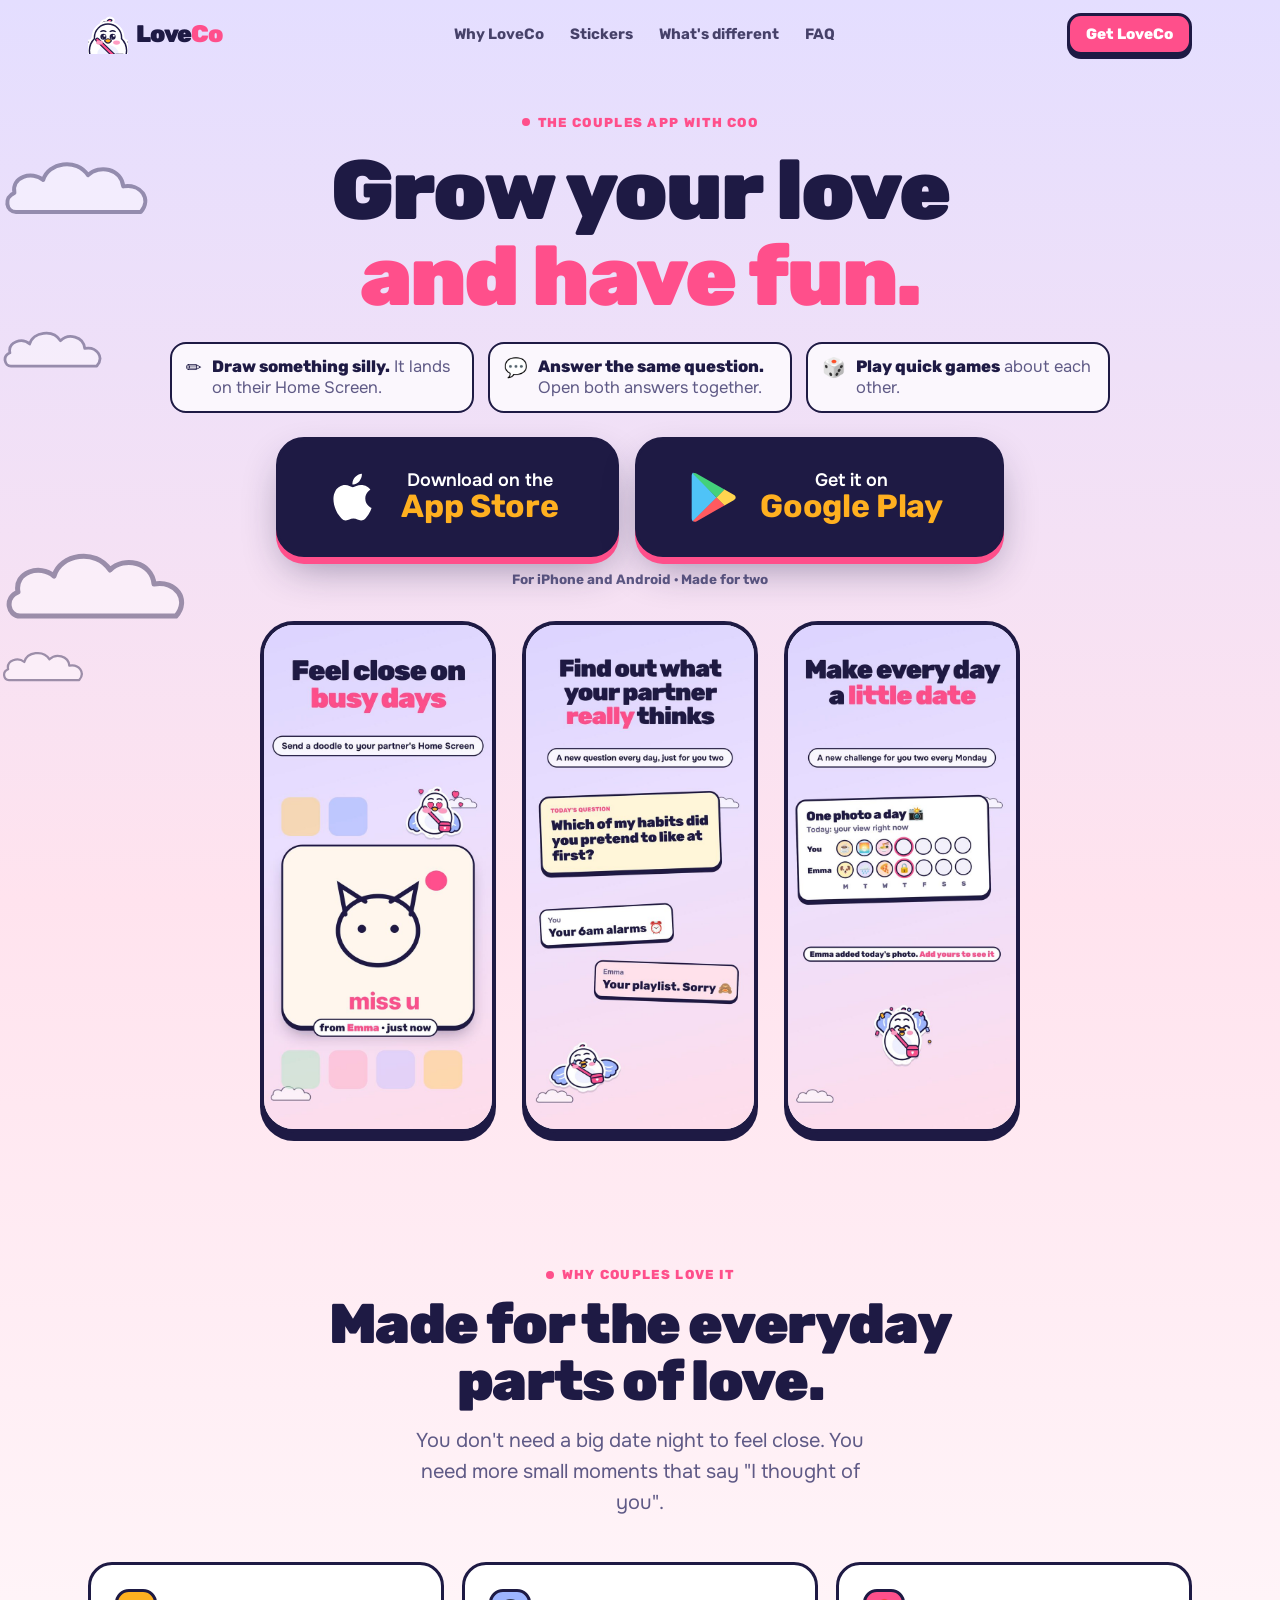
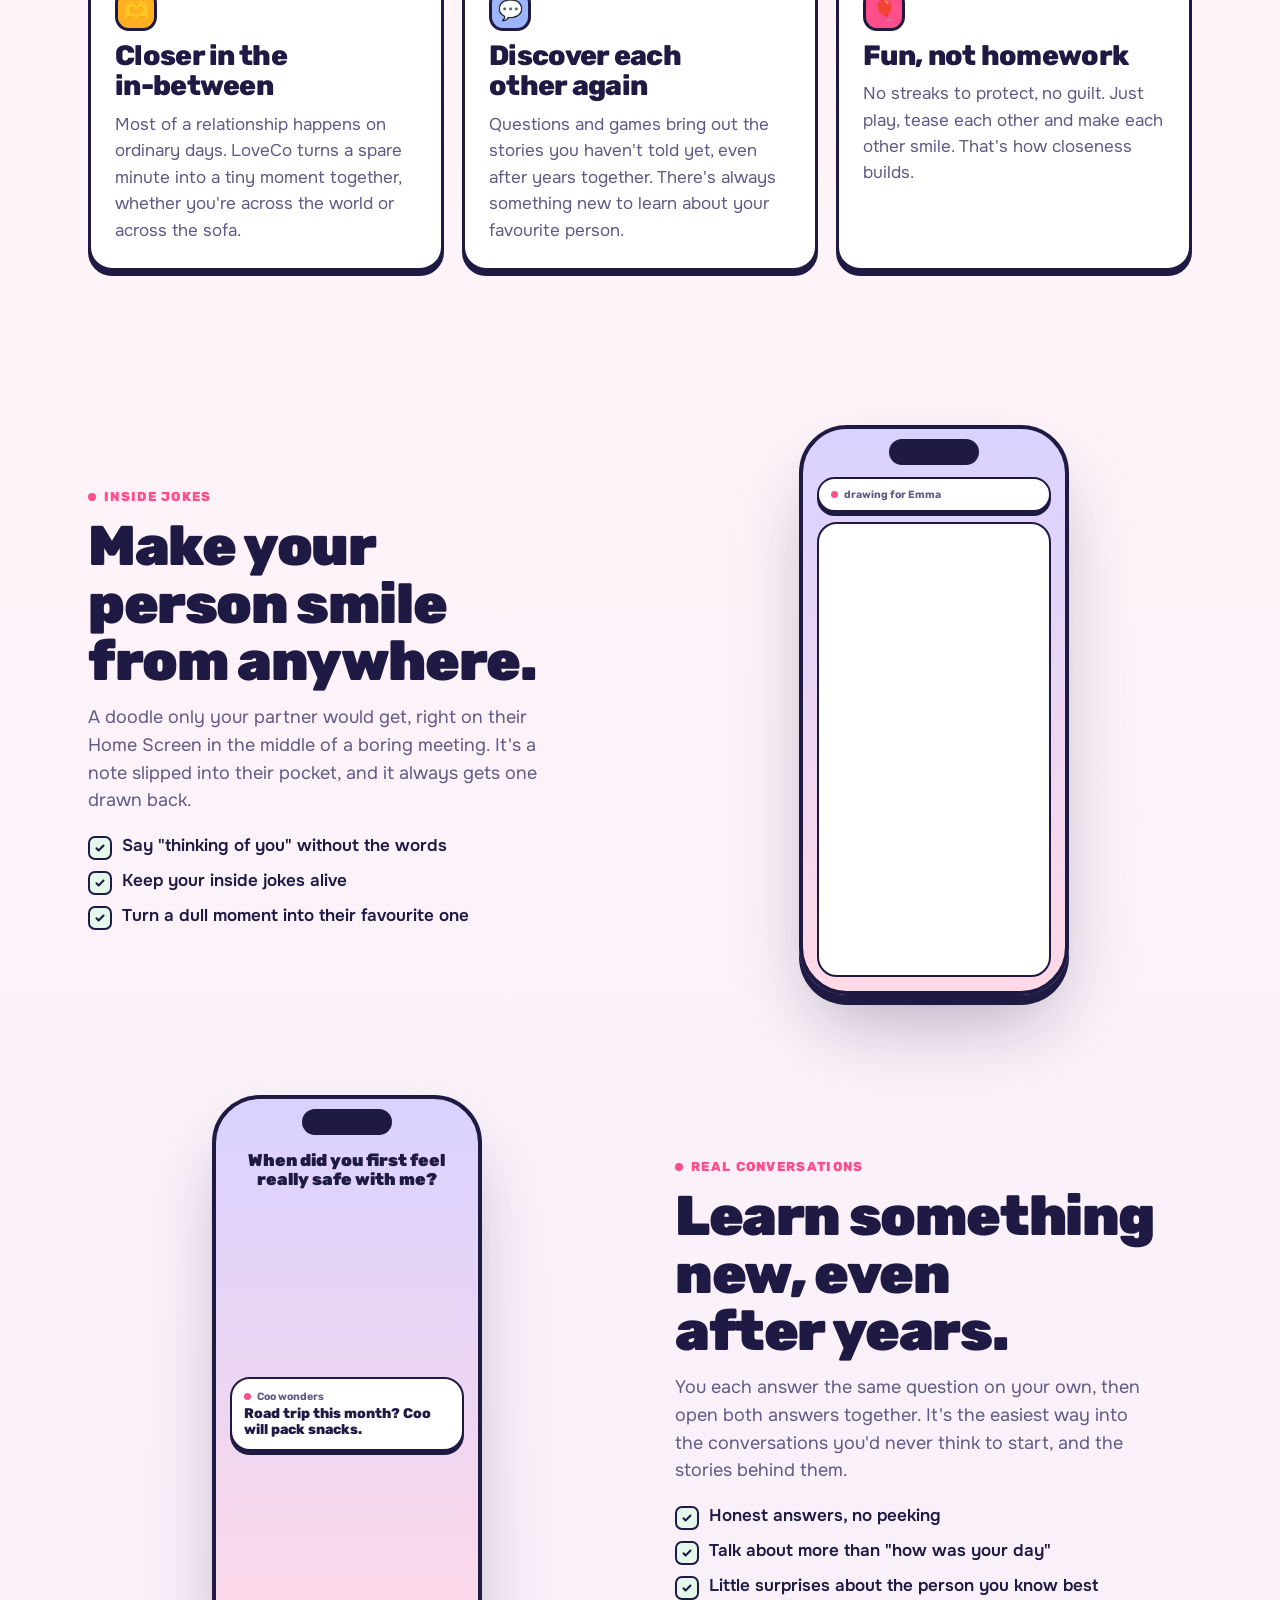
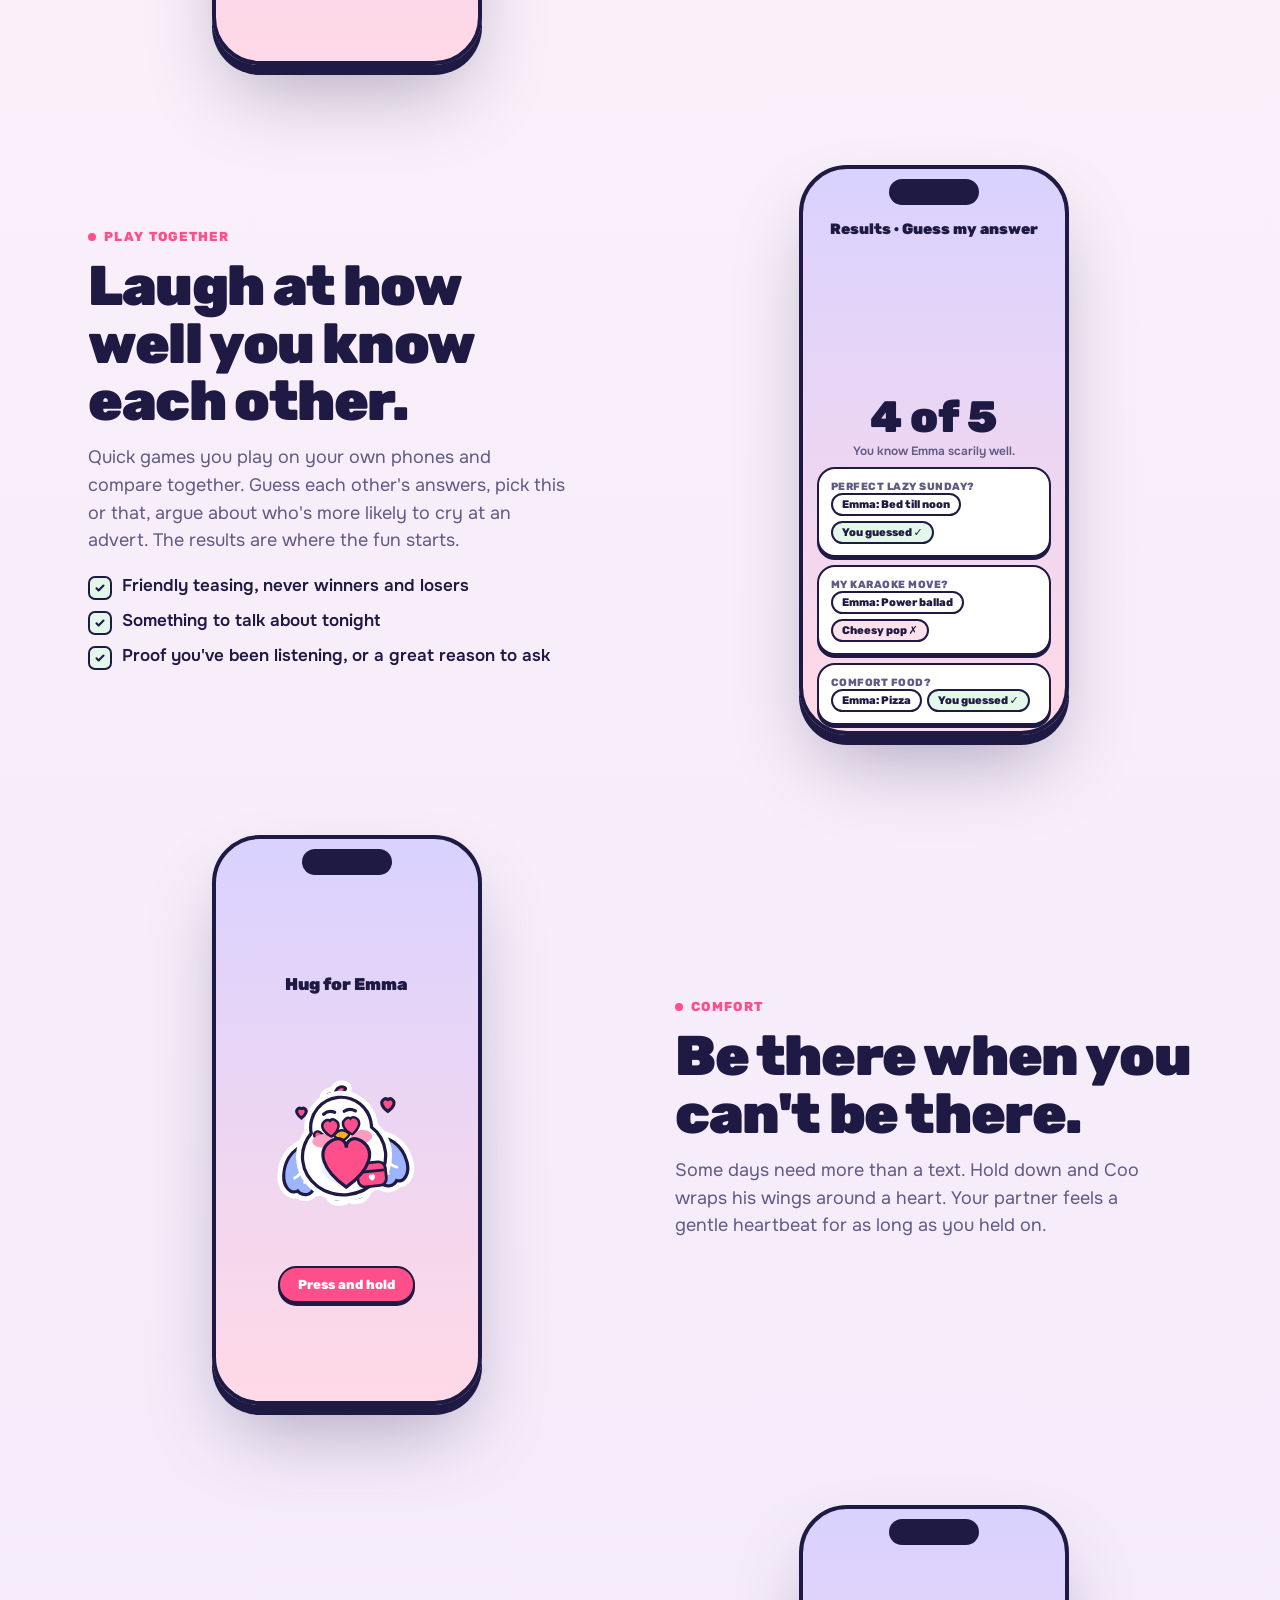
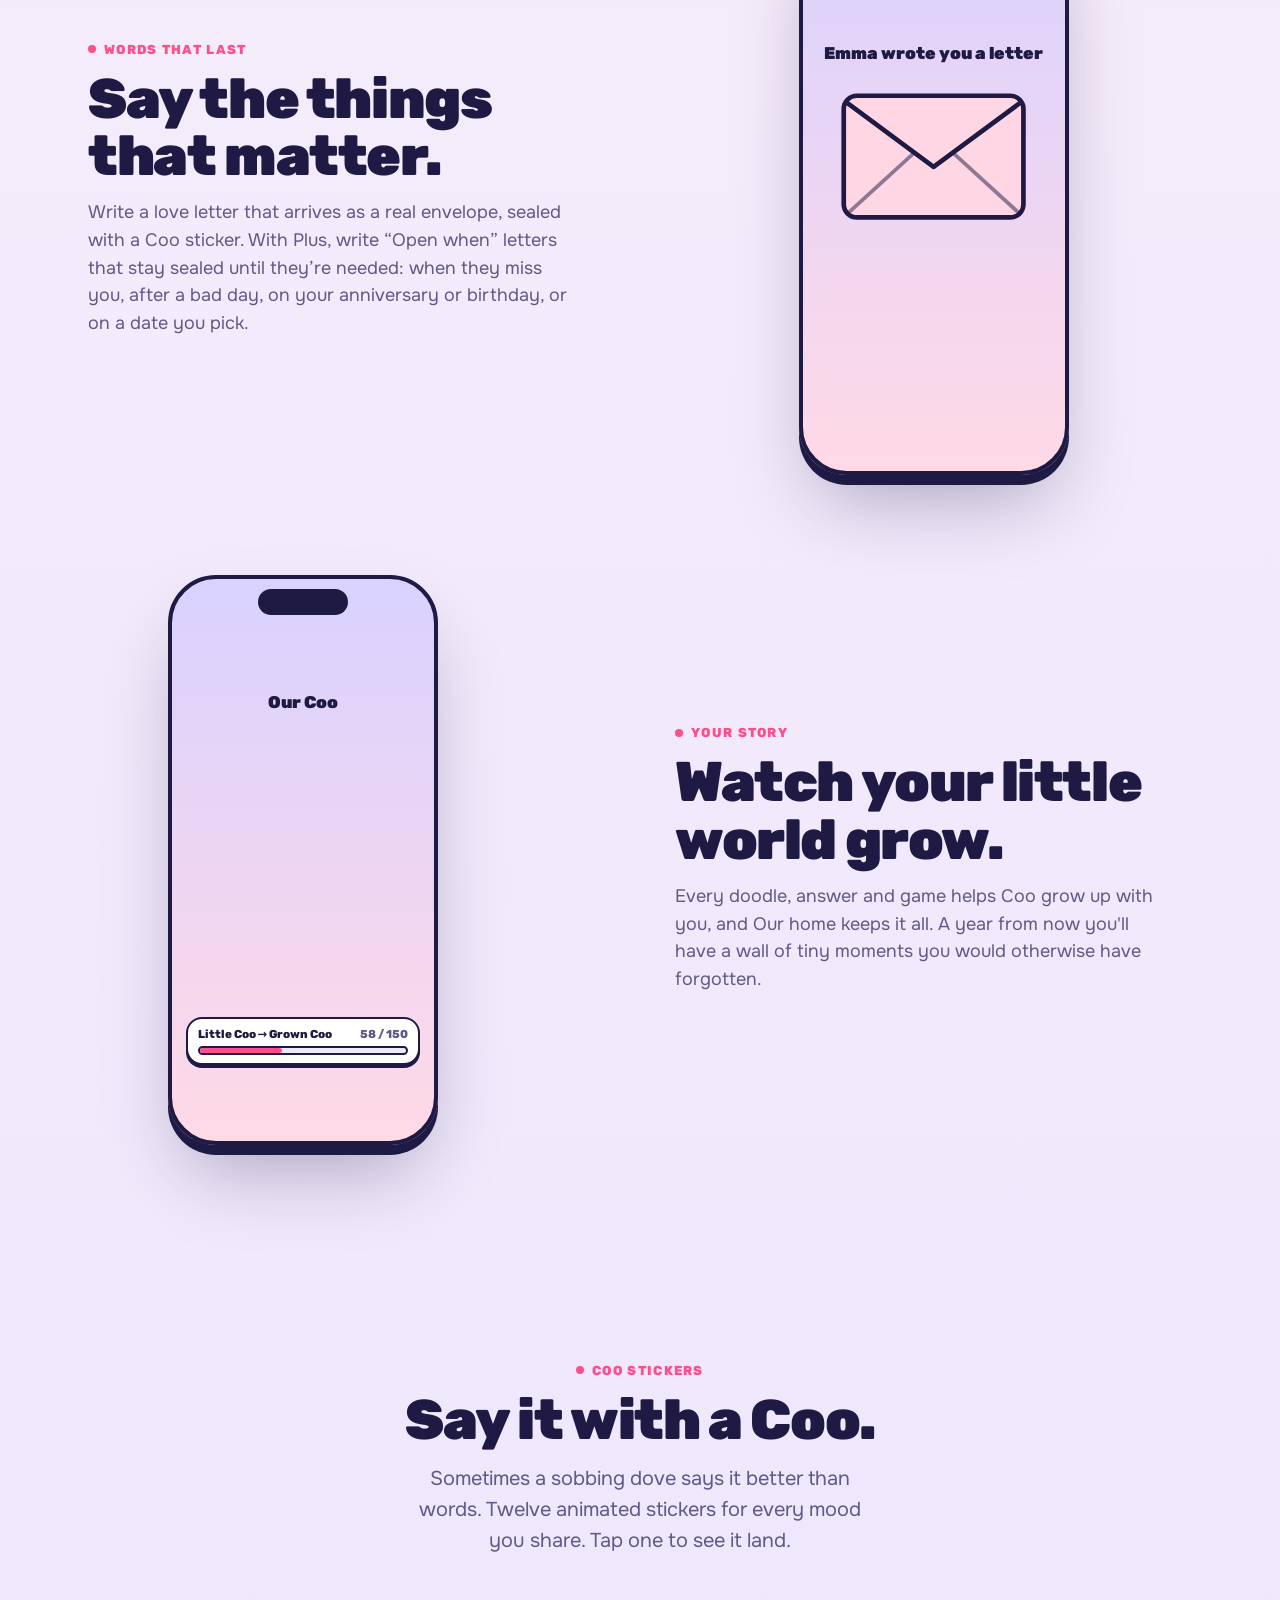
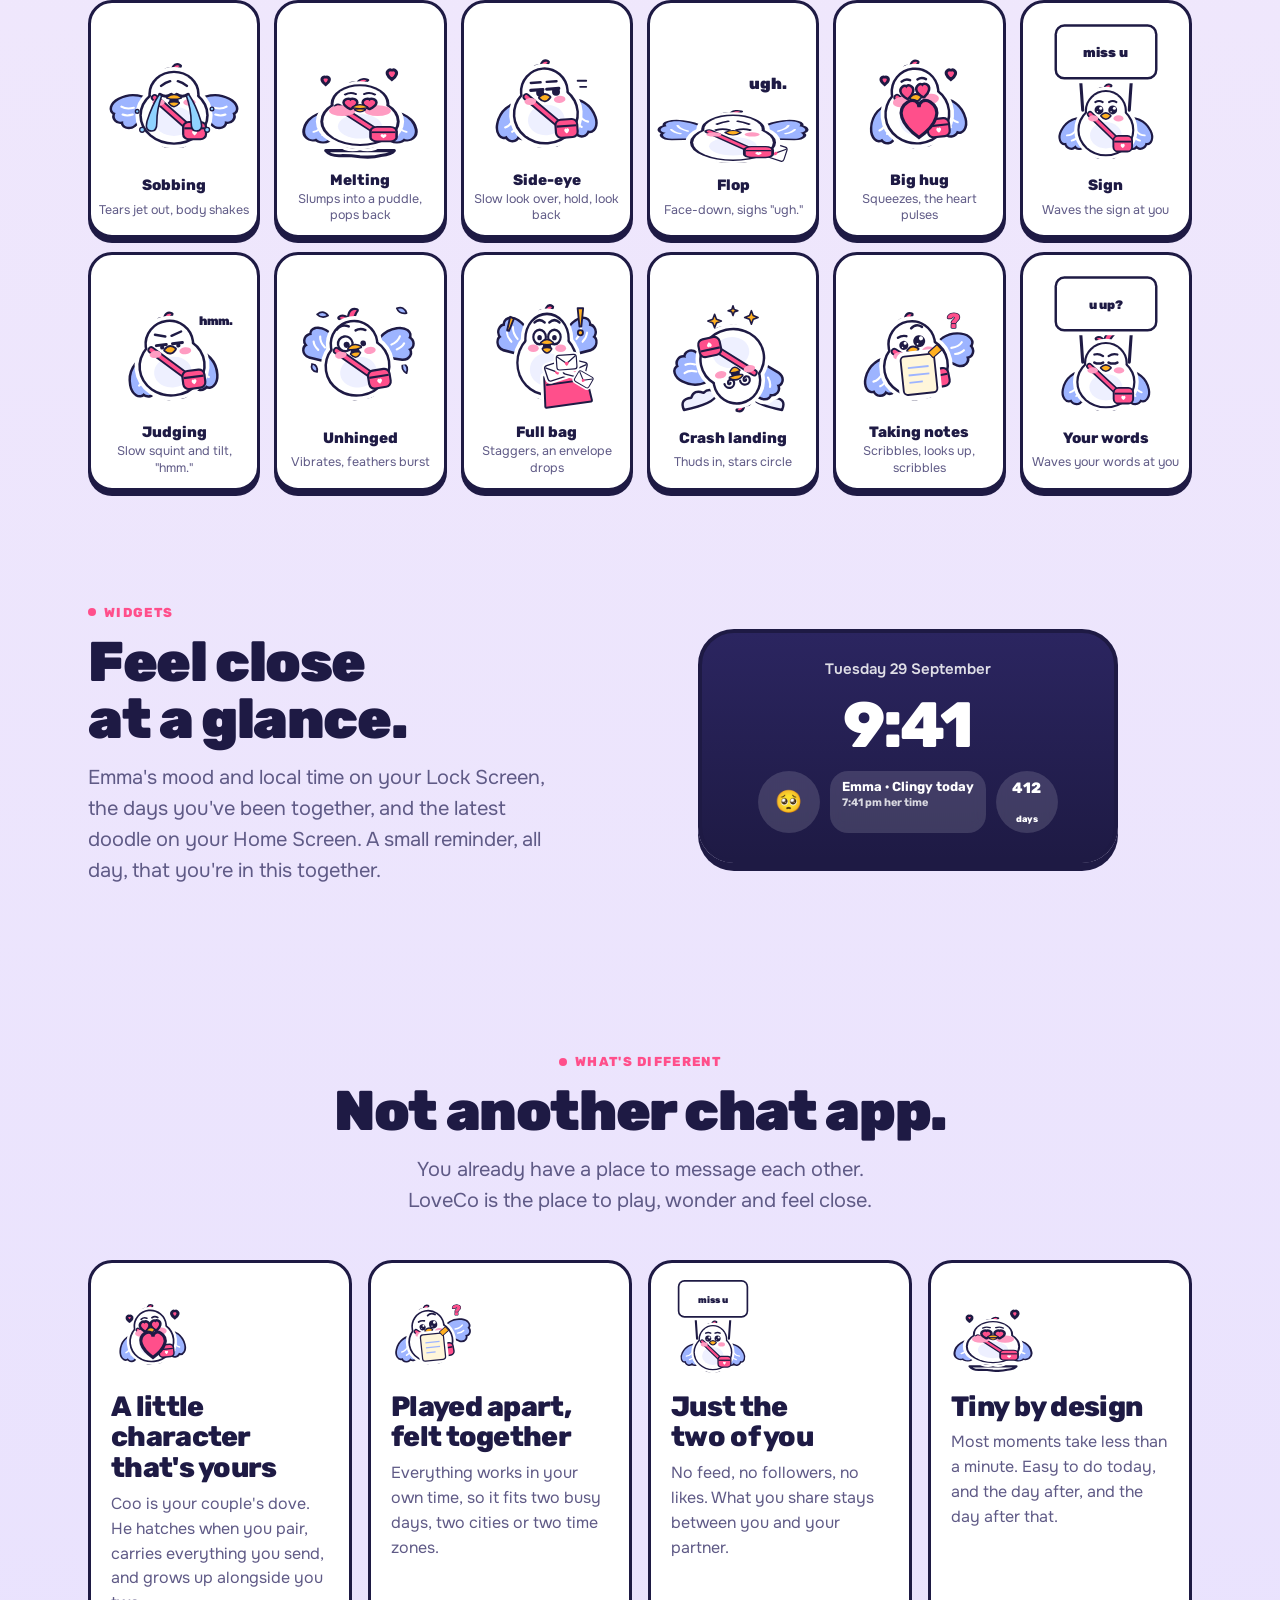
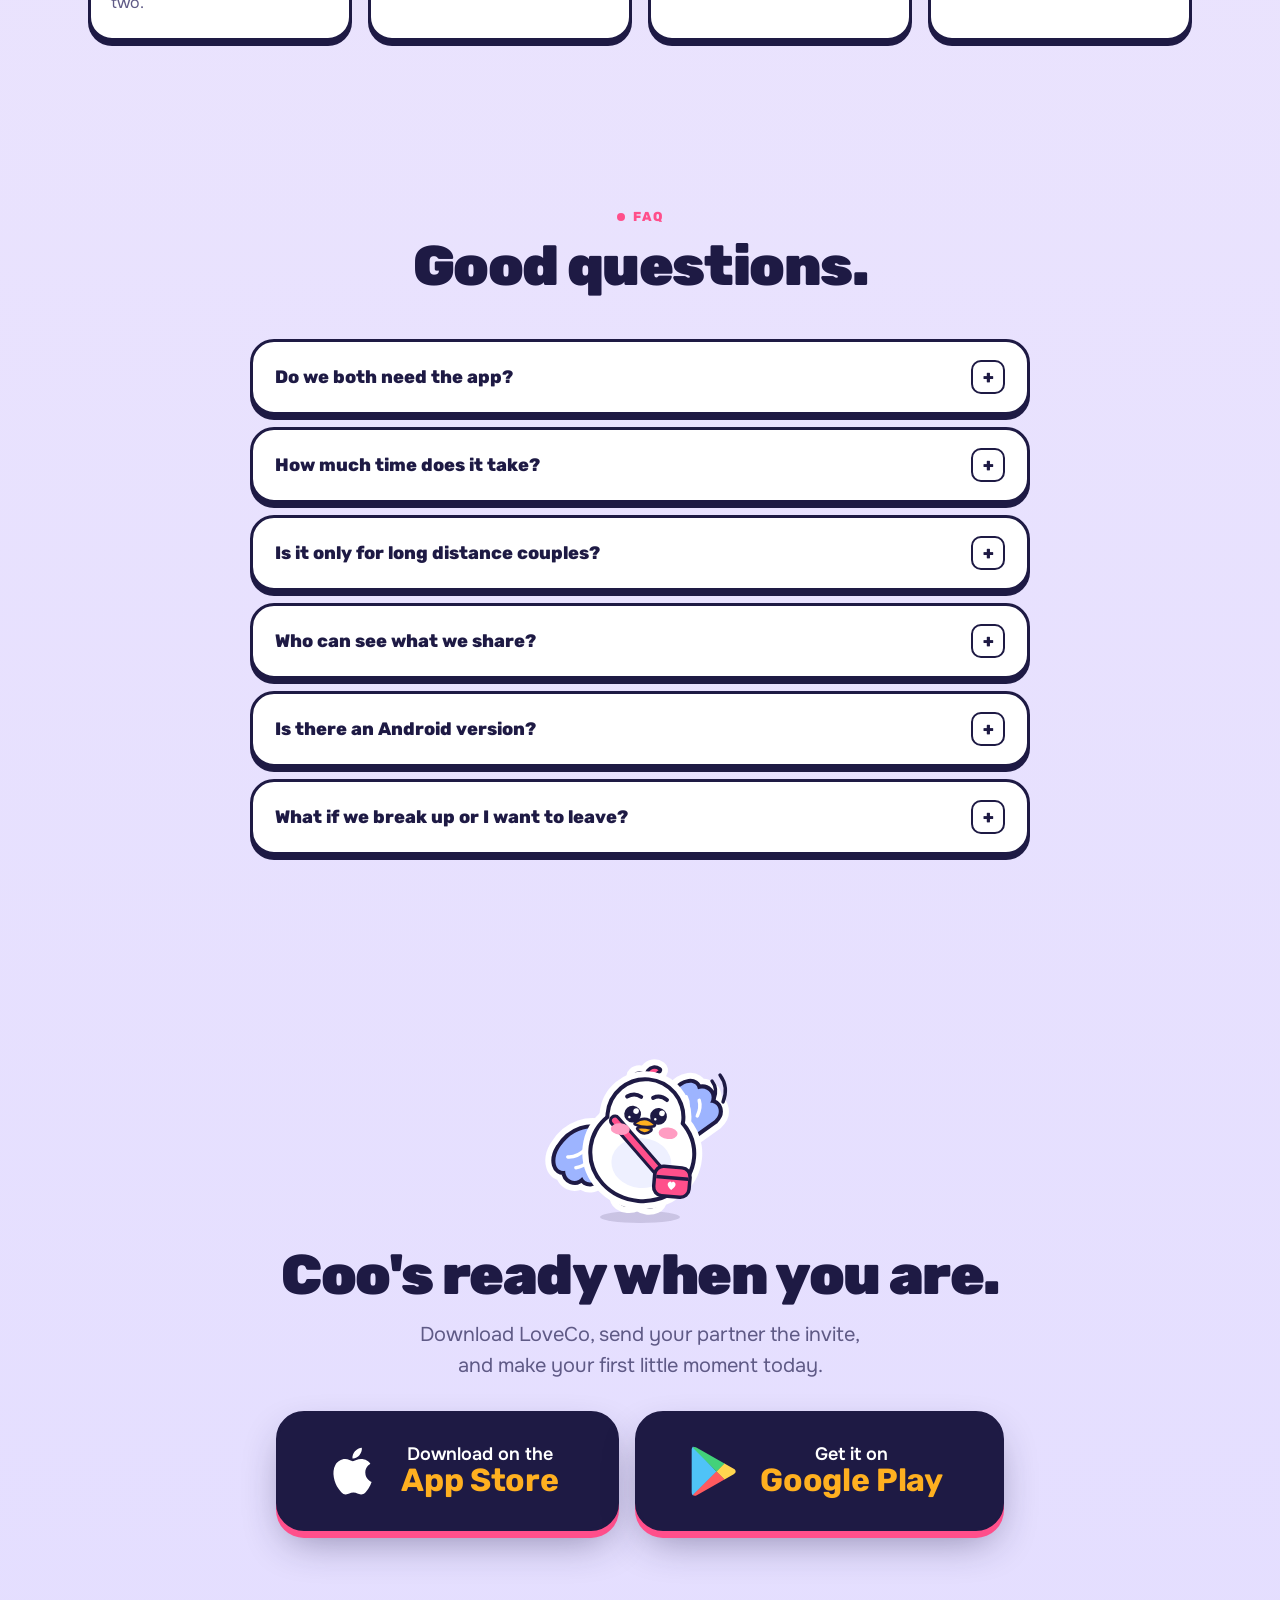
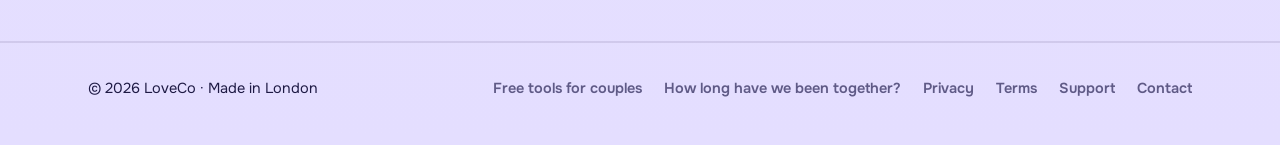
<file: index.html>
<!DOCTYPE html>
<html lang="en">
<head>
<meta charset="UTF-8">
<meta name="viewport" content="width=device-width, initial-scale=1">
<title>LoveCo: Couples App for Doodles, Questions and Games</title>
<meta name="description" content="LoveCo is a free couples app for iPhone and Android for all the little moments in between. Inside-joke doodles on their Home Screen, questions that start real conversations, games that make you laugh, and Coo, the tiny dove who carries it all.">
<meta property="og:title" content="LoveCo: grow your love and have fun">
<meta property="og:description" content="Doodles on their Home Screen, a question you both answer, games, hugs, letters and Coo, the tiny carrier dove.">
<meta property="og:url" content="https://getloveco.com/">
<meta property="og:type" content="website">
<meta name="theme-color" content="#E4DEFF">
<meta name="apple-itunes-app" content="app-id=6757470996">
<link rel="icon" href="data:image/svg+xml,%3Csvg xmlns='http://www.w3.org/2000/svg' viewBox='0 0 100 100'%3E%3Ctext y='.9em' font-size='88'%3E%F0%9F%95%8A%EF%B8%8F%3C/text%3E%3C/svg%3E">
<script>(function(u,d){d.className+=/Android/i.test(u)?' os-android':/iPhone|iPad|iPod/i.test(u)?' os-ios':' os-other'})(navigator.userAgent||'',document.documentElement)</script>
<link rel="stylesheet" href="site.css?v=20261009a">
<link rel="stylesheet" href="coo-anim.css?v=20261009a">
</head>
<body>

<nav class="nav" id="nav">
  <div class="wrap">
    <a class="logo" href="/" aria-label="LoveCo home"><span data-coo="head" aria-hidden="true"></span><span>Love<em>Co</em></span></a>
    <ul>
      <li><a href="#why">Why LoveCo</a></li>
      <li><a href="#stickers">Stickers</a></li>
      <li><a href="#different">What's different</a></li>
      <li><a href="#faq">FAQ</a></li>
    </ul>
    <a class="btn" id="navCta" href="https://apps.apple.com/app/loveco/id6757470996">Get LoveCo</a>
  </div>
</nav>

<header class="hero hero-center hero-v2" id="top">
  <div class="clouds" aria-hidden="true" id="clouds"></div>
  <div class="wrap">
    <div>
      <span class="kick">The couples app with Coo</span>
      <h1>Grow your love<br><span class="pink">and have fun.</span></h1>
      <ul class="vals">
        <li><span aria-hidden="true">✏️</span><p><b>Draw something silly.</b> It lands on their Home Screen.</p></li>
        <li><span aria-hidden="true">💬</span><p><b>Answer the same question.</b> Open both answers together.</p></li>
        <li><span aria-hidden="true">🎲</span><p><b>Play quick games</b> about each other.</p></li>
      </ul>
      <div class="cta-row">
        <div class="stores">
          <a class="appstore big" href="https://apps.apple.com/app/loveco/id6757470996" aria-label="Download LoveCo on the App Store"><svg viewBox="0 0 24 24" aria-hidden="true"><path d="M16.37 12.62c-.02-2.3 1.88-3.4 1.96-3.46-1.07-1.56-2.73-1.78-3.32-1.8-1.41-.14-2.76.83-3.47.83-.72 0-1.82-.81-2.99-.79-1.54.02-2.96.9-3.75 2.27-1.6 2.78-.41 6.89 1.15 9.14.76 1.1 1.67 2.34 2.86 2.3 1.15-.05 1.58-.74 2.97-.74 1.38 0 1.78.74 2.99.72 1.24-.02 2.02-1.12 2.77-2.23.87-1.28 1.23-2.52 1.25-2.58-.03-.01-2.4-.92-2.42-3.66zM14.1 5.86c.63-.77 1.06-1.83.94-2.89-.91.04-2.02.61-2.67 1.37-.58.67-1.1 1.76-.96 2.8 1.02.08 2.05-.52 2.69-1.28z"/></svg><span><small>Download on the</small><b>App Store</b></span></a>
          <a class="appstore big gp" href="https://play.google.com/store/apps/details?id=com.loveco" aria-label="Get LoveCo on Google Play"><svg viewBox="0 0 24 24" aria-hidden="true"><path d="M4.2 2.6c-.3.3-.45.75-.45 1.3v16.2c0 .55.15 1 .45 1.3l.07.07 9.08-9.08v-.2L4.27 2.53l-.07.07z"/><path d="M16.37 15.3l-3.02-3.03v-.2l3.02-3.03.07.04 3.58 2.03c1.02.58 1.02 1.53 0 2.11l-3.58 2.04-.07.04z"/><path d="M16.44 15.26L13.35 12.17 4.2 21.32c.34.36.9.4 1.53.05l10.71-6.11"/><path d="M16.44 9.08L5.73 2.98C5.1 2.62 4.54 2.67 4.2 3.03l9.15 9.14 3.09-3.09z"/></svg><span><small>Get it on</small><b>Google Play</b></span></a>
        </div>
        <span class="fine">For iPhone and Android · Made for two</span>
      </div>
    </div>
    <div class="clips" aria-label="LoveCo on an iPhone">
      <figure><div class="shot"><img src="media/shot-close.jpg" alt="Feel close on busy days: send a doodle to your partner's Home Screen" width="440" height="956"></div></figure>
      <figure><div class="shot"><img src="media/shot-question.jpg" alt="Find out what your partner really thinks: a new question every day, just for you two" width="440" height="956" loading="lazy"></div></figure>
      <figure><div class="shot"><img src="media/shot-challenge.jpg" alt="Make every day a little date: a new challenge for you two every Monday" width="440" height="956" loading="lazy"></div></figure>
    </div>
  </div>
</header>

<section id="why">
  <div class="wrap">
    <div class="sec-head center rv">
      <span class="kick">Why couples love it</span>
      <h2>Made for the everyday parts of love.</h2>
      <p class="lede" style="margin-inline:auto">You don't need a big date night to feel close. You need more small moments that say "I thought of you".</p>
    </div>
    <div class="steps">
      <div class="step stk-card rv"><span class="n">🫶</span><h3>Closer in the in-between</h3><p>Most of a relationship happens on ordinary days. LoveCo turns a spare minute into a tiny moment together, whether you're across the world or across the sofa.</p></div>
      <div class="step stk-card rv d1"><span class="n">💬</span><h3>Discover each other again</h3><p>Questions and games bring out the stories you haven't told yet, even after years together. There's always something new to learn about your favourite person.</p></div>
      <div class="step stk-card rv d2"><span class="n">🎈</span><h3>Fun, not homework</h3><p>No streaks to protect, no guilt. Just play, tease each other and make each other smile. That's how closeness builds.</p></div>
    </div>
  </div>
</section>

<section style="padding-top:20px">
  <div class="wrap">

    <div class="feat" data-play>
      <div class="copy rv">
        <span class="kick">Inside jokes</span>
        <h2>Make your person smile from anywhere.</h2>
        <p>A doodle only your partner would get, right on their Home Screen in the middle of a boring meeting. It's a note slipped into their pocket, and it always gets one drawn back.</p>
        <ul><li>Say "thinking of you" without the words</li><li>Keep your inside jokes alive</li><li>Turn a dull moment into their favourite one</li></ul>
      </div>
      <div class="demo">
        <div class="phone">
          <div class="screen">
            <div class="bubble" style="padding:9px 12px"><span class="bl">drawing for Emma</span></div>
            <div class="pad">
              <svg viewBox="0 0 240 300" aria-hidden="true">
                <path pathLength="1" class="ink-path" d="M120 210C60 170 40 130 60 100C78 74 108 84 120 110C132 84 162 74 180 100C200 130 180 170 120 210Z"/>
                <path pathLength="1" class="ink-path dark p2" d="M34 232v16q0 12 11 12q11 0 11-12v-16M96 232v16q0 12 11 12q11 0 11-12v-16M138 232v44M138 240q8-10 18-6q10 6 2 18q-8 8-20 2"/>
                <path pathLength="1" class="ink-path dark p3" d="M176 238q4-12 16-10q12 4 4 16q-8 6-8 14M188 272v2"/>
                <path pathLength="1" class="ink-path dark p4" d="M196 70l6 -12M210 80l12 -6M200 92l14 2"/>
              </svg>
              <span class="toast">On Emma's home screen now ✓</span>
            </div>
          </div>
        </div>
        <div class="widget" aria-hidden="true">
          <svg viewBox="0 0 240 240"><rect width="240" height="240" fill="#fff"/><path d="M120 170C70 138 54 106 70 82C84 62 108 70 120 92C132 70 156 62 170 82C186 106 170 138 120 170Z" fill="none" stroke="#FF4F8B" stroke-width="8" stroke-linecap="round" stroke-linejoin="round"/></svg>
          <em>from Jack</em>
        </div>
      </div>
    </div>

    <div class="feat flip" data-play>
      <div class="copy rv">
        <span class="kick">Real conversations</span>
        <h2>Learn something new, even after years.</h2>
        <p>You each answer the same question on your own, then open both answers together. It's the easiest way into the conversations you'd never think to start, and the stories behind them.</p>
        <ul><li>Honest answers, no peeking</li><li>Talk about more than "how was your day"</li><li>Little surprises about the person you know best</li></ul>
      </div>
      <div class="demo">
        <div class="phone">
          <div class="screen" style="gap:9px">
            <div class="qhead">When did you first feel really safe with me?</div>
            <div class="qcard ans"><b>You</b><p>The night you drove 40 minutes just to bring me soup.</p></div>
            <div class="qcard her ans a2"><b>Emma</b><p>Honestly? Our first long car ride. You let me pick every song.</p></div>
            <div class="bubble coo-line" style="margin-top:4px"><span class="bl">Coo wonders</span><div class="bt" style="font-size:14px">Road trip this month? Coo will pack snacks.</div></div>
          </div>
          <div class="lock" aria-hidden="true"><svg viewBox="0 0 64 64"><rect x="10" y="28" width="44" height="30" rx="8" fill="#FFB020" stroke="#1E1A44" stroke-width="4"/><path d="M20 28v-8a12 12 0 0124 0v8" fill="none" stroke="#1E1A44" stroke-width="5"/></svg></div>
        </div>
      </div>
    </div>

    <div class="feat" data-play>
      <div class="copy rv">
        <span class="kick">Play together</span>
        <h2>Laugh at how well you know each other.</h2>
        <p>Quick games you play on your own phones and compare together. Guess each other's answers, pick this or that, argue about who's more likely to cry at an advert. The results are where the fun starts.</p>
        <ul><li>Friendly teasing, never winners and losers</li><li>Something to talk about tonight</li><li>Proof you've been listening, or a great reason to ask</li></ul>
      </div>
      <div class="demo">
        <div class="phone">
          <div class="screen" style="gap:8px">
            <div class="qhead" style="font-size:15px">Results · Guess my answer</div>
            <div style="display:grid;justify-items:center" class="slap"><span data-astk="sob" data-px="120"></span></div>
            <div class="score">4 of 5<small>You know Emma scarily well.</small></div>
            <div class="qcard rowin"><b>Perfect lazy Sunday?</b><div class="res"><span class="pill">Emma: Bed till noon</span><span class="pill ok">You guessed ✓</span></div></div>
            <div class="qcard rowin"><b>My karaoke move?</b><div class="res"><span class="pill">Emma: Power ballad</span><span class="pill no">Cheesy pop ✗</span></div></div>
            <div class="qcard rowin"><b>Comfort food?</b><div class="res"><span class="pill">Emma: Pizza</span><span class="pill ok">You guessed ✓</span></div></div>
          </div>
        </div>
      </div>
    </div>

    <div class="feat flip" data-play>
      <div class="copy rv">
        <span class="kick">Comfort</span>
        <h2>Be there when you can't be there.</h2>
        <p>Some days need more than a text. Hold down and Coo wraps his wings around a heart. Your partner feels a gentle heartbeat for as long as you held on.</p>
        
      </div>
      <div class="demo">
        <div class="phone">
          <div class="screen" style="justify-content:center;gap:22px">
            <div class="qhead">Hug for Emma</div>
            <div class="hugwrap">
              <span class="beat"></span><span class="beat b2"></span>
              <span data-astk="hug" data-px="200" style="display:block"></span>
            </div>
            <span class="holdbtn">Press and hold</span>
          </div>
        </div>
      </div>
    </div>

    <div class="feat" data-play>
      <div class="copy rv">
        <span class="kick">Words that last</span>
        <h2>Say the things that matter.</h2>
        <p>Write a love letter that arrives as a real envelope, sealed with a Coo sticker. With Plus, write “Open when” letters that stay sealed until they’re needed: when they miss you, after a bad day, on your anniversary or birthday, or on a date you pick.</p>
        
      </div>
      <div class="demo">
        <div class="phone">
          <div class="screen" style="justify-content:center">
            <div class="qhead">Emma wrote you a letter</div>
            <div class="env">
              <svg viewBox="0 0 200 138" aria-hidden="true"><rect x="4" y="4" width="192" height="130" rx="14" fill="#FFD6E4" stroke="#1E1A44" stroke-width="5"/><path d="M8 12L100 80L192 12" fill="none" stroke="#1E1A44" stroke-width="5" stroke-linejoin="round"/><path d="M8 130L78 66M192 130L122 66" fill="none" stroke="#1E1A44" stroke-width="4" stroke-linecap="round" opacity=".5"/></svg>
              <div class="seal"><span data-astk="melt" data-px="80"></span></div>
            </div>
            <div class="paper"><b>Hey you,</b>Found the ticket from our first gig in my coat. Still smiling about it. Same again soon? Love, E</div>
          </div>
          </div>
        </div>
      </div>
    </div>

    <div class="feat flip" data-play>
      <div class="copy rv">
        <span class="kick">Your story</span>
        <h2>Watch your little world grow.</h2>
        <p>Every doodle, answer and game helps Coo grow up with you, and Our home keeps it all. A year from now you'll have a wall of tiny moments you would otherwise have forgotten.</p>
        
      </div>
      <div class="demo">
        <div class="phone">
          <div class="screen" style="justify-content:center">
            <div class="qhead">Our Coo</div>
            <div class="grow" id="growRow"></div>
            <div class="growth" style="margin-top:12px"><div class="gt">Little Coo → Grown Coo <span>58 / 150</span></div><div class="track"><i style="width:40%"></i></div></div>
          </div>
        </div>
      </div>
    </div>

  </div>
</section>

<section id="stickers">
  <div class="wrap">
    <div class="sec-head center rv">
      <span class="kick">Coo stickers</span>
      <h2>Say it with a Coo.</h2>
      <p class="lede" style="margin-inline:auto">Sometimes a sobbing dove says it better than words. Twelve animated stickers for every mood you share. Tap one to see it land.</p>
    </div>
    <div class="wall" id="wall"></div>
  </div>
</section>

<section style="padding-top:30px">
  <div class="wrap widgets">
    <div class="copy rv" style="display:grid;gap:14px">
      <span class="kick">Widgets</span>
      <h2>Feel close at a glance.</h2>
      <p class="lede">Emma's mood and local time on your Lock Screen, the days you've been together, and the latest doodle on your Home Screen. A small reminder, all day, that you're in this together.</p>
    </div>
    <div class="lockscreen rv d1" aria-label="Example Lock Screen with LoveCo widgets">
      <div class="date">Tuesday 29 September</div>
      <div class="time">9:41</div>
      <div class="lw">
        <span class="circ">🥺</span>
        <span>Emma · Clingy today<br><small style="opacity:.8">7:41 pm her time</small></span>
        <span class="circ" style="font-size:15px;font-weight:800">412<br><small style="font-size:9px">days</small></span>
      </div>
    </div>
  </div>
</section>

<section id="different">
  <div class="wrap">
    <div class="sec-head center rv">
      <span class="kick">What's different</span>
      <h2>Not another chat app.</h2>
      <p class="lede" style="margin-inline:auto">You already have a place to message each other. LoveCo is the place to play, wonder and feel close.</p>
    </div>
    <div class="diff">
      <div class="stk-card rv"><span data-astk="hug" data-px="96"></span><h3>A little character that's yours</h3><p>Coo is your couple's dove. He hatches when you pair, carries everything you send, and grows up alongside you two.</p></div>
      <div class="stk-card rv d1"><span data-astk="notes" data-px="96"></span><h3>Played apart, felt together</h3><p>Everything works in your own time, so it fits two busy days, two cities or two time zones.</p></div>
      <div class="stk-card rv d2"><span data-astk="sign" data-px="96"></span><h3>Just the two of you</h3><p>No feed, no followers, no likes. What you share stays between you and your partner.</p></div>
      <div class="stk-card rv d3"><span data-astk="melt" data-px="96"></span><h3>Tiny by design</h3><p>Most moments take less than a minute. Easy to do today, and the day after, and the day after that.</p></div>
    </div>
  </div>
</section>

<section id="faq">
  <div class="wrap">
    <div class="sec-head center rv"><span class="kick">FAQ</span><h2>Good questions.</h2></div>
    <div class="faq">
      <details class="stk-card rv"><summary>Do we both need the app?</summary><div class="ans-body">Yes. LoveCo is made for two phones. Download it, then send your partner your invite link. They tap it, get the app, and you're paired.</div></details>
      <details class="stk-card rv"><summary>How much time does it take?</summary><div class="ans-body">As little as a minute, whenever you like. There's no schedule to keep and no streak to lose. Some days you'll send one doodle, other days you'll play three games.</div></details>
      <details class="stk-card rv"><summary>Is it only for long distance couples?</summary><div class="ans-body">Not at all. It's for any couple: across the world, across town, or across the sofa. Doodles and games are just as fun when you're in the same room.</div></details>
      <details class="stk-card rv"><summary>Who can see what we share?</summary><div class="ans-body">Only the two of you. Answers stay sealed until you've both replied, and we never sell your data. Read our <a href="privacy.html">Privacy Policy</a>.</div></details>
      <details class="stk-card rv"><summary>Is there an Android version?</summary><div class="ans-body">Yes. LoveCo is on Google Play and the App Store, and you can pair across them: one of you on iPhone, the other on Android works fine.</div></details>
      <details class="stk-card rv"><summary>What if we break up or I want to leave?</summary><div class="ans-body">You can unpair or delete your account any time from Settings. Deleting your account removes your data.</div></details>
    </div>
  </div>
</section>

<section class="final">
  <div class="wrap">
    <div class="cw rv" id="finalCoo"></div>
    <h2 class="rv">Coo's ready when you are.</h2>
    <p class="lede rv" style="margin:14px auto 0">Download LoveCo, send your partner the invite, and make your first little moment today.</p>
    <div class="cta-row rv">
      <div class="stores">
        <a class="appstore big" href="https://apps.apple.com/app/loveco/id6757470996" aria-label="Download LoveCo on the App Store"><svg viewBox="0 0 24 24" aria-hidden="true"><path d="M16.37 12.62c-.02-2.3 1.88-3.4 1.96-3.46-1.07-1.56-2.73-1.78-3.32-1.8-1.41-.14-2.76.83-3.47.83-.72 0-1.82-.81-2.99-.79-1.54.02-2.96.9-3.75 2.27-1.6 2.78-.41 6.89 1.15 9.14.76 1.1 1.67 2.34 2.86 2.3 1.15-.05 1.58-.74 2.97-.74 1.38 0 1.78.74 2.99.72 1.24-.02 2.02-1.12 2.77-2.23.87-1.28 1.23-2.52 1.25-2.58-.03-.01-2.4-.92-2.42-3.66zM14.1 5.86c.63-.77 1.06-1.83.94-2.89-.91.04-2.02.61-2.67 1.37-.58.67-1.1 1.76-.96 2.8 1.02.08 2.05-.52 2.69-1.28z"/></svg><span><small>Download on the</small><b>App Store</b></span></a>
        <a class="appstore big gp" href="https://play.google.com/store/apps/details?id=com.loveco" aria-label="Get LoveCo on Google Play"><svg viewBox="0 0 24 24" aria-hidden="true"><path d="M4.2 2.6c-.3.3-.45.75-.45 1.3v16.2c0 .55.15 1 .45 1.3l.07.07 9.08-9.08v-.2L4.27 2.53l-.07.07z"/><path d="M16.37 15.3l-3.02-3.03v-.2l3.02-3.03.07.04 3.58 2.03c1.02.58 1.02 1.53 0 2.11l-3.58 2.04-.07.04z"/><path d="M16.44 15.26L13.35 12.17 4.2 21.32c.34.36.9.4 1.53.05l10.71-6.11"/><path d="M16.44 9.08L5.73 2.98C5.1 2.62 4.54 2.67 4.2 3.03l9.15 9.14 3.09-3.09z"/></svg><span><small>Get it on</small><b>Google Play</b></span></a>
      </div>
    </div>
  </div>
</section>

<footer>
  <div class="wrap">
    <span>© 2026 LoveCo · Made in London</span>
    <ul><li><a href="/tools/">Free tools for couples</a></li><li><a href="/how-long-have-we-been-together/">How long have we been together?</a></li><li><a href="privacy.html">Privacy</a></li><li><a href="terms.html">Terms</a></li><li><a href="support.html">Support</a></li><li><a href="mailto:support@getloveco.com">Contact</a></li></ul>
  </div>
</footer>

<script src="coo.js?v=20261009a"></script>
<script src="site.js?v=20261009a"></script>
</body>
</html>
</file>
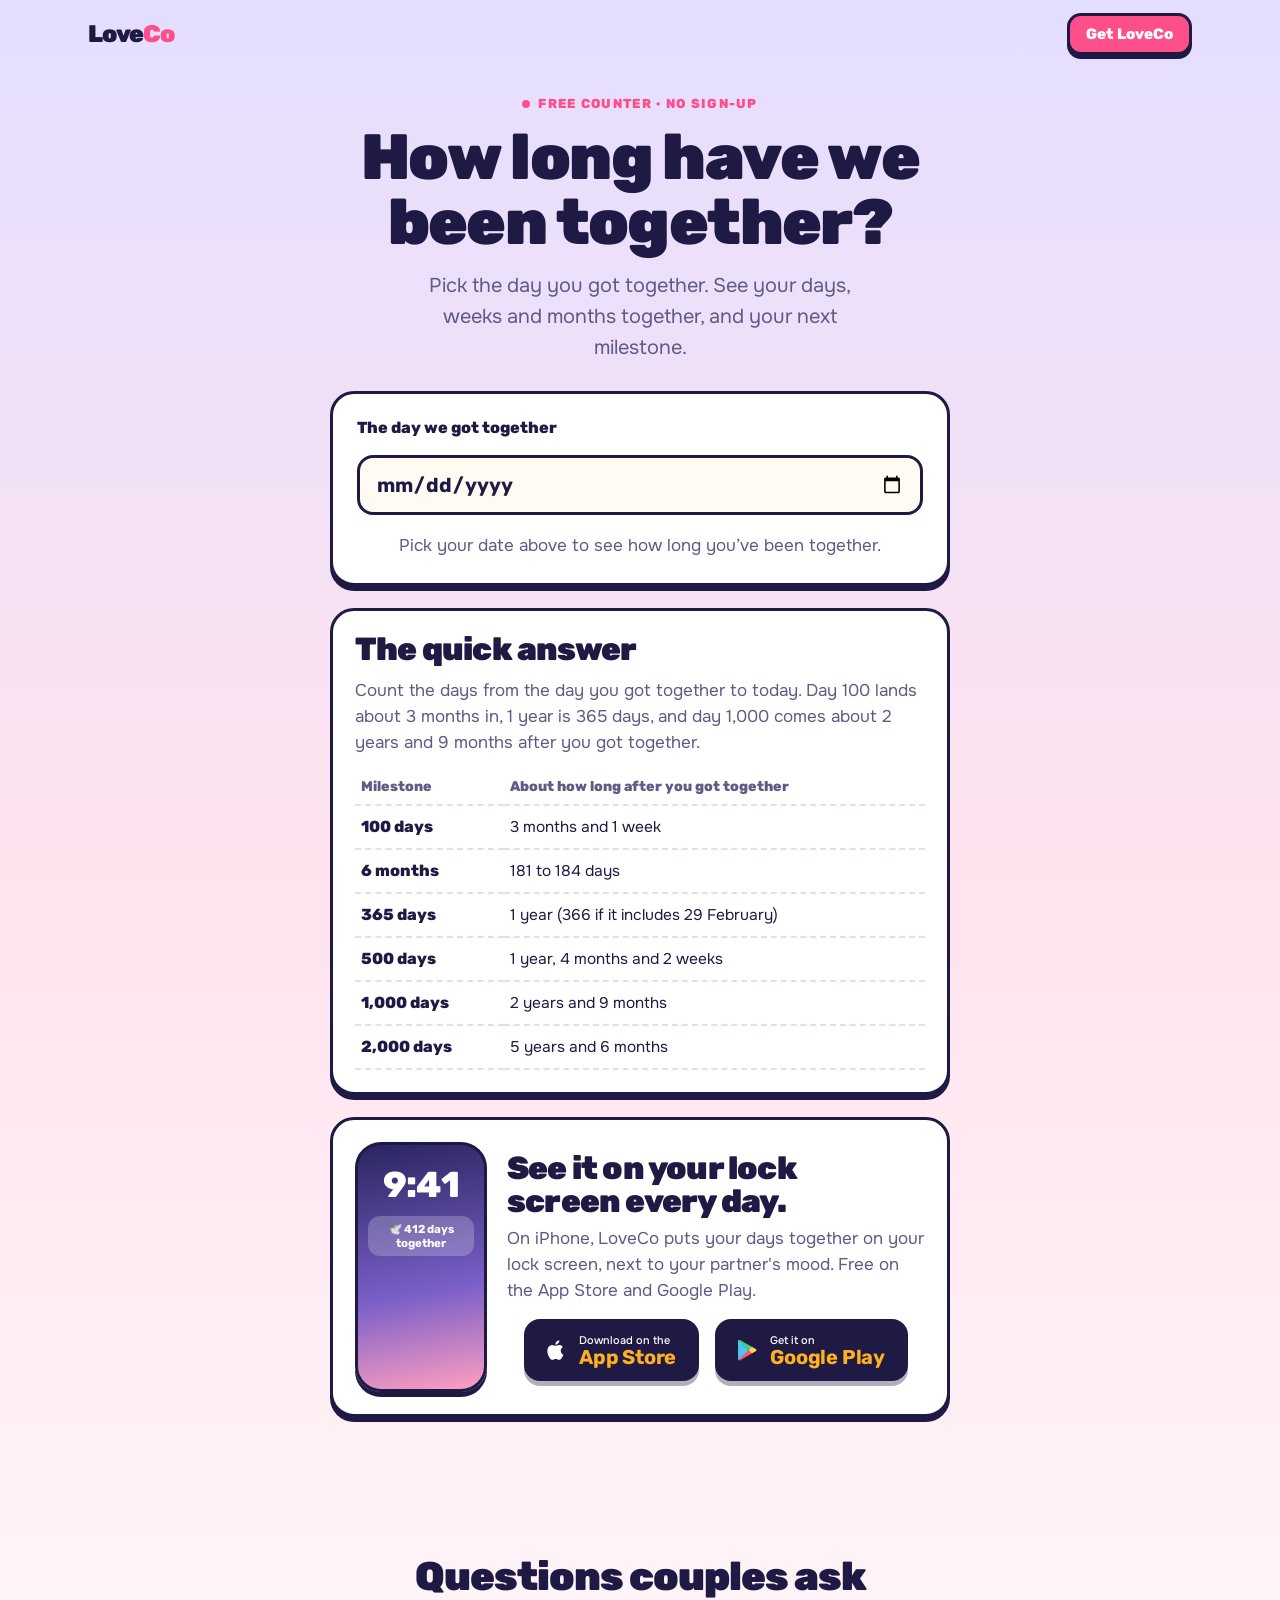
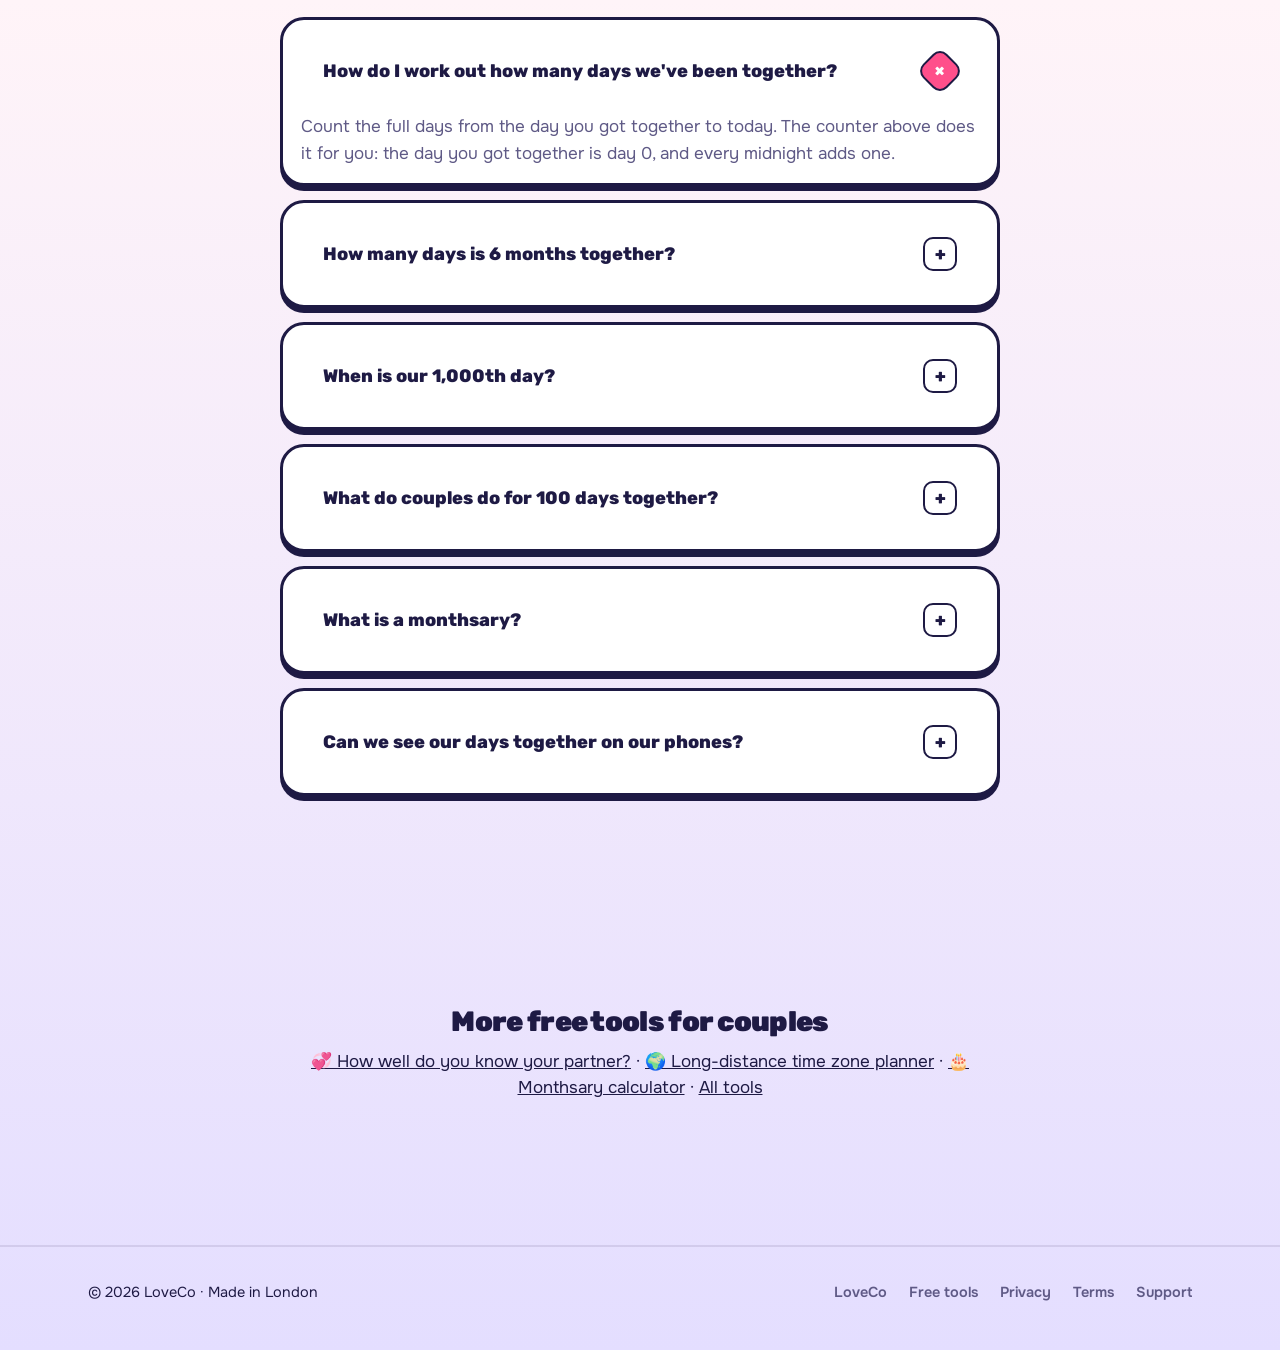
<file: how-long-have-we-been-together/index.html>
<!DOCTYPE html>
<html lang="en">
<head>
<meta charset="UTF-8">
<meta name="viewport" content="width=device-width, initial-scale=1">
<title>How Long Have We Been Together? Free Days Together Counter | LoveCo</title>
<meta name="description" content="Enter the day you got together to see exactly how many days, weeks and months you've been together, plus your next milestone. Free, no sign-up.">
<link rel="canonical" href="https://getloveco.com/how-long-have-we-been-together/">
<meta property="og:title" content="How long have we been together? Free days together counter">
<meta property="og:description" content="Pick the day it started. See your days, weeks and months together and your next milestone.">
<meta property="og:url" content="https://getloveco.com/how-long-have-we-been-together/">
<meta property="og:type" content="website">
<meta name="theme-color" content="#E4DEFF">
<meta name="apple-itunes-app" content="app-id=6757470996">
<link rel="icon" href="data:image/svg+xml,%3Csvg xmlns='http://www.w3.org/2000/svg' viewBox='0 0 100 100'%3E%3Ctext y='.9em' font-size='88'%3E%F0%9F%95%8A%EF%B8%8F%3C/text%3E%3C/svg%3E">
<script>(function(u,d){d.className+=/Android/i.test(u)?' os-android':/iPhone|iPad|iPod/i.test(u)?' os-ios':' os-other'})(navigator.userAgent||'',document.documentElement)</script>
<link rel="stylesheet" href="/site.css?v=20261110a">
<style>
main{padding:28px 0 60px}
.tool-head{max-width:720px;margin:0 auto;text-align:center;display:grid;gap:14px;justify-items:center}
.tool-head h1{font-size:clamp(36px,6vw,64px)}
.tool{max-width:620px;margin:28px auto 0;padding:24px;display:grid;gap:18px}
.tool label{font:800 16px var(--f-d)}
.tool input[type=date]{width:100%;font:700 20px var(--f-d);color:var(--ink);padding:14px 16px;border:3px solid var(--ink);border-radius:16px;background:var(--paper);min-height:58px}
.res{display:grid;gap:14px;text-align:center}
.res .big{font:900 clamp(54px,11vw,92px)/1 var(--f-d);letter-spacing:-.04em;color:var(--pink)}
.res .big small{display:block;font:800 20px var(--f-d);color:var(--ink);letter-spacing:0;margin-top:6px}
.chips{display:flex;flex-wrap:wrap;gap:8px;justify-content:center}
.chips span{background:var(--chip);border-radius:999px;padding:7px 14px;font:700 15px var(--f-d)}
.ms{background:var(--pink-soft);border-radius:16px;padding:14px 16px;font-weight:600;text-align:left;display:grid;gap:6px}
.ms b{font-family:var(--f-d)}
.share{display:flex;gap:10px;align-items:center;justify-content:center;flex-wrap:wrap}
.share code{font:600 16px var(--f-b);background:#fff;border:2px dashed #C9C3EA;border-radius:12px;padding:9px 12px}
.empty{color:var(--sub);text-align:center}
.bridge{max-width:620px;margin:22px auto 0;padding:22px;display:grid;grid-template-columns:auto 1fr;gap:20px;align-items:center}
.lk{width:132px;height:250px;border-radius:26px;border:3px solid var(--ink);background:linear-gradient(170deg,#2A2560,#7A5FC8 60%,#FF9EC0);color:#fff;display:flex;flex-direction:column;align-items:center;padding:18px 10px;gap:10px;box-shadow:0 5px 0 var(--ink)}
.lk .tm{font:800 36px var(--f-d);letter-spacing:-.02em}
.lk .wd{background:rgba(255,255,255,.22);border-radius:12px;padding:6px 8px;font:700 11.5px var(--f-d);text-align:center;line-height:1.25}
.bridge h2{font-size:clamp(24px,3.4vw,32px)}
.bridge p{color:var(--sub);margin:8px 0 14px}
.facts{max-width:620px;margin:22px auto 0;padding:22px;display:grid;gap:12px}
.facts h2{font-size:clamp(24px,3.4vw,32px)}
.facts p{color:var(--sub)}
.facts table{width:100%;border-collapse:collapse;font-size:15.5px}
.facts th,.facts td{text-align:left;padding:9px 6px;border-bottom:2px dashed #E3DDF2}
.facts th{font:800 14px var(--f-d);color:var(--sub)}
.facts td:first-child{font:800 16px var(--f-d);white-space:nowrap}
.faq{max-width:720px;margin:56px auto 0;display:grid;gap:14px}
.faq h2{font-size:clamp(28px,4vw,40px);text-align:center;margin-bottom:6px}
.faq details{padding:16px 18px}
.faq summary{font:800 18px var(--f-d);cursor:pointer}
.faq details p{margin-top:8px;color:var(--sub)}
@media (max-width:520px){.bridge{grid-template-columns:1fr;justify-items:center;text-align:center}}
</style>
</head>
<body data-tool="days_counter">

<nav class="nav" id="nav">
  <div class="wrap">
    <a class="logo" href="/" aria-label="LoveCo home"><span>Love<em>Co</em></span></a>
    <a class="btn" href="https://apps.apple.com/app/loveco/id6757470996">Get LoveCo</a>
  </div>
</nav>

<main>
  <div class="wrap">
    <div class="tool-head">
      <span class="kick">Free counter · no sign-up</span>
      <h1>How long have we been together?</h1>
      <p class="lede">Pick the day you got together. See your days, weeks and months together, and your next milestone.</p>
    </div>

    <section class="tool stk-card" aria-label="Days together counter">
      <label for="start">The day we got together</label>
      <input type="date" id="start" name="start">
      <div class="res" id="res" aria-live="polite">
        <p class="empty">Pick your date above to see how long you've been together.</p>
      </div>
    </section>


    <section class="facts stk-card" aria-label="Quick answer">
      <h2>The quick answer</h2>
      <p>Count the days from the day you got together to today. Day 100 lands about 3 months in, 1 year is 365 days, and day 1,000 comes about 2 years and 9 months after you got together.</p>
      <table>
        <thead><tr><th>Milestone</th><th>About how long after you got together</th></tr></thead>
        <tbody>
          <tr><td>100 days</td><td>3 months and 1 week</td></tr>
          <tr><td>6 months</td><td>181 to 184 days</td></tr>
          <tr><td>365 days</td><td>1 year (366 if it includes 29 February)</td></tr>
          <tr><td>500 days</td><td>1 year, 4 months and 2 weeks</td></tr>
          <tr><td>1,000 days</td><td>2 years and 9 months</td></tr>
          <tr><td>2,000 days</td><td>5 years and 6 months</td></tr>
        </tbody>
      </table>
    </section>

    <section class="bridge stk-card" aria-label="See it every day">
      <div class="lk" aria-hidden="true"><span class="tm" id="lt">9:41</span><span class="wd" id="lw">🕊️ 412 days together</span></div>
      <div>
        <h2>See it on your lock screen every day.</h2>
        <p>On iPhone, LoveCo puts your days together on your lock screen, next to your partner's mood. Free on the App Store and Google Play.</p>
        <div class="stores">
          <a class="appstore" href="https://apps.apple.com/app/loveco/id6757470996" aria-label="Download LoveCo on the App Store"><svg viewBox="0 0 24 24" aria-hidden="true"><path d="M16.37 12.62c-.02-2.3 1.88-3.4 1.96-3.46-1.07-1.56-2.73-1.78-3.32-1.8-1.41-.14-2.76.83-3.47.83-.72 0-1.82-.81-2.99-.79-1.54.02-2.96.9-3.75 2.27-1.6 2.78-.41 6.89 1.15 9.14.76 1.1 1.67 2.34 2.86 2.3 1.15-.05 1.58-.74 2.97-.74 1.38 0 1.78.74 2.99.72 1.24-.02 2.02-1.12 2.77-2.23.87-1.28 1.23-2.52 1.25-2.58-.03-.01-2.4-.92-2.42-3.66zM14.1 5.86c.63-.77 1.06-1.83.94-2.89-.91.04-2.02.61-2.67 1.37-.58.67-1.1 1.76-.96 2.8 1.02.08 2.05-.52 2.69-1.28z"/></svg><span><small>Download on the</small><b>App Store</b></span></a>
          <a class="appstore gp" href="https://play.google.com/store/apps/details?id=com.loveco" aria-label="Get LoveCo on Google Play"><svg viewBox="0 0 24 24" aria-hidden="true"><path d="M4.2 2.6c-.3.3-.45.75-.45 1.3v16.2c0 .55.15 1 .45 1.3l.07.07 9.08-9.08v-.2L4.27 2.53l-.07.07z"/><path d="M16.37 15.3l-3.02-3.03v-.2l3.02-3.03.07.04 3.58 2.03c1.02.58 1.02 1.53 0 2.11l-3.58 2.04-.07.04z"/><path d="M16.44 15.26L13.35 12.17 4.2 21.32c.34.36.9.4 1.53.05l10.71-6.11"/><path d="M16.44 9.08L5.73 2.98C5.1 2.62 4.54 2.67 4.2 3.03l9.15 9.14 3.09-3.09z"/></svg><span><small>Get it on</small><b>Google Play</b></span></a>
        </div>
      </div>
    </section>

    <section class="faq" aria-label="Questions">
      <h2>Questions couples ask</h2>
      <details class="stk-card" open><summary>How do I work out how many days we've been together?</summary><p>Count the full days from the day you got together to today. The counter above does it for you: the day you got together is day 0, and every midnight adds one.</p></details>
      <details class="stk-card"><summary>How many days is 6 months together?</summary><p>About 182 days. The exact number depends on which months you went through, from 181 to 184 days. Pick your date above for your exact count.</p></details>
      <details class="stk-card"><summary>When is our 1,000th day?</summary><p>About 2 years and 9 months after you got together. The counter shows the exact date of your next round-number day, like day 500 or day 1,000.</p></details>
      <details class="stk-card"><summary>What do couples do for 100 days together?</summary><p>Day 100 is a big one for many couples, especially in Korea, where it is a celebrated milestone. Couples often swap a small gift, write a letter or recreate their first date. Pick your date above to see when your day 100 is.</p></details>
      <details class="stk-card"><summary>What is a monthsary?</summary><p>Your monthly anniversary: the same date each month as the day you got together. If you got together on 14 February, every 14th is your monthsary.</p></details>
      <details class="stk-card"><summary>Can we see our days together on our phones?</summary><p>Yes. LoveCo, a free couples app for iPhone, shows your days together on your lock screen and Home Screen, along with doodles from your partner.</p></details>
    </section>
    <section class="more" aria-label="More free tools" style="max-width:720px;margin:44px auto 0;text-align:center;display:grid;gap:12px">
      <h2 style="font-size:clamp(22px,3vw,28px)">More free tools for couples</h2>
      <p><a href="/how-well-do-you-know-your-partner/">💞 How well do you know your partner?</a> · <a href="/long-distance-time-zone-planner/">🌍 Long-distance time zone planner</a> · <a href="/monthsary-calculator/">🎂 Monthsary calculator</a> · <a href="/tools/">All tools</a></p>
    </section>
  </div>
</main>

<footer>
  <div class="wrap">
    <span>© 2026 LoveCo · Made in London</span>
    <ul><li><a href="/">LoveCo</a></li><li><a href="/tools/">Free tools</a></li><li><a href="/privacy.html">Privacy</a></li><li><a href="/terms.html">Terms</a></li><li><a href="/support.html">Support</a></li></ul>
  </div>
</footer>

<script type="application/ld+json">
{"@context":"https://schema.org","@type":"FAQPage","mainEntity":[
{"@type":"Question","name":"How do I work out how many days we've been together?","acceptedAnswer":{"@type":"Answer","text":"Count the full days from the day you got together to today. The day you got together is day 0, and every midnight adds one."}},
{"@type":"Question","name":"How many days is 6 months together?","acceptedAnswer":{"@type":"Answer","text":"About 182 days. The exact number depends on which months you went through, from 181 to 184 days."}},
{"@type":"Question","name":"When is our 1,000th day?","acceptedAnswer":{"@type":"Answer","text":"About 2 years and 9 months after you got together."}},
{"@type":"Question","name":"What do couples do for 100 days together?","acceptedAnswer":{"@type":"Answer","text":"Day 100 is a celebrated milestone for many couples, especially in Korea. Couples often swap a small gift, write a letter or recreate their first date."}},
{"@type":"Question","name":"What is a monthsary?","acceptedAnswer":{"@type":"Answer","text":"Your monthly anniversary: the same date each month as the day you got together."}}
]}
</script>
<script>
(function(){
  var inp=document.getElementById('start'), res=document.getElementById('res');
  var MS=86400000, fmt=new Intl.DateTimeFormat(undefined,{weekday:'short',day:'numeric',month:'long',year:'numeric'});
  function today(){var n=new Date();return new Date(n.getFullYear(),n.getMonth(),n.getDate());}
  function parse(v){var p=v.split('-');return new Date(+p[0],+p[1]-1,+p[2]);}
  function days(a,b){return Math.round((Date.UTC(b.getFullYear(),b.getMonth(),b.getDate())-Date.UTC(a.getFullYear(),a.getMonth(),a.getDate()))/MS);}
  function addDays(d,n){return new Date(d.getFullYear(),d.getMonth(),d.getDate()+n);}
  function monthsDays(a,b){var m=(b.getFullYear()-a.getFullYear())*12+(b.getMonth()-a.getMonth());if(b.getDate()<a.getDate())m--;
    var anchor=new Date(a.getFullYear(),a.getMonth()+m,Math.min(a.getDate(),new Date(a.getFullYear(),a.getMonth()+m+1,0).getDate()));return [m,days(anchor,b)];}
  function n(x){return x.toLocaleString();}
  function ord(x){var s=['th','st','nd','rd'],v=x%100;return x+(s[(v-20)%10]||s[v]||s[0]);}
  function pl(x,w){return n(x)+' '+w+(x===1?'':'s');}
  function esc(s){return s.replace(/[&<>]/g,function(c){return {'&':'&amp;','<':'&lt;','>':'&gt;'}[c];});}
  function render(){
    if(!inp.value){res.innerHTML='<p class="empty">Pick your date above to see how long you’ve been together.</p>';return;}
    var s=parse(inp.value), t=today(), d=days(s,t);
    if(isNaN(d)){return;}
    if(d<0){var c=-d;res.innerHTML='<div class="big">'+n(c)+'<small>'+(c===1?'day':'days')+' to go 🤍</small></div><p class="empty">That date is in the future. We’ll be counting with you.</p>';return;}
    var md=monthsDays(s,t), y=Math.floor(md[0]/12), mo=md[0]%12;
    var parts=[]; if(y) parts.push(pl(y,'year')); if(mo) parts.push(pl(mo,'month')); parts.push(pl(md[1],'day'));
    var nextH=(Math.floor(d/100)+1)*100, hDate=addDays(s,nextH);
    var ny=y+1, aDate=new Date(s.getFullYear()+ny,s.getMonth(),s.getDate()), aIn=days(t,aDate);
    var line='we’ve been together '+n(d)+' days 🤍';
    res.innerHTML='<div class="big">'+n(d)+'<small>'+(d===1?'day':'days')+' together</small></div>'+
      '<div class="chips"><span>'+parts.join(', ')+'</span><span>'+pl(Math.floor(d/7),'week')+'</span><span>'+pl(md[0],'month')+'</span></div>'+
      '<div class="ms"><div>🎉 <b>Day '+n(nextH)+'</b> is on '+fmt.format(hDate)+' ('+pl(nextH-d,'day')+' to go)</div>'+
      '<div>💝 <b>'+(ny===1?'Your first anniversary':'Your '+ord(ny)+' anniversary')+'</b> is on '+fmt.format(aDate)+' ('+pl(aIn,'day')+' to go)</div></div>'+
      '<div class="share"><code id="line">'+esc(line)+'</code><button class="btn alt" type="button" id="copy">Copy</button></div>';
    document.getElementById('lw').textContent='🕊️ '+n(d)+' days together';
    document.getElementById('copy').onclick=function(){var b=this;function done(){b.textContent='Copied';setTimeout(function(){b.textContent='Copy';},1500);}
      if(navigator.clipboard){navigator.clipboard.writeText(line).then(done,function(){sel();});}else sel();
      function sel(){var r=document.createRange();r.selectNodeContents(document.getElementById('line'));var g=getSelection();g.removeAllRanges();g.addRange(r);}};
    try{history.replaceState(null,'','#'+inp.value);}catch(e){}
  }
  inp.max=new Date(Date.now()+366*MS).toISOString().slice(0,10);
  var h=location.hash.slice(1); if(/^\d{4}-\d{2}-\d{2}$/.test(h)) inp.value=h;
  inp.addEventListener('input',render); inp.addEventListener('change',render); render();
  var nav=document.getElementById('nav'); addEventListener('scroll',function(){nav.classList.toggle('scrolled',scrollY>8);},{passive:true});
})();
</script>
<script src="/track.js?v=20261110a"></script>
</body>
</html>
</file>
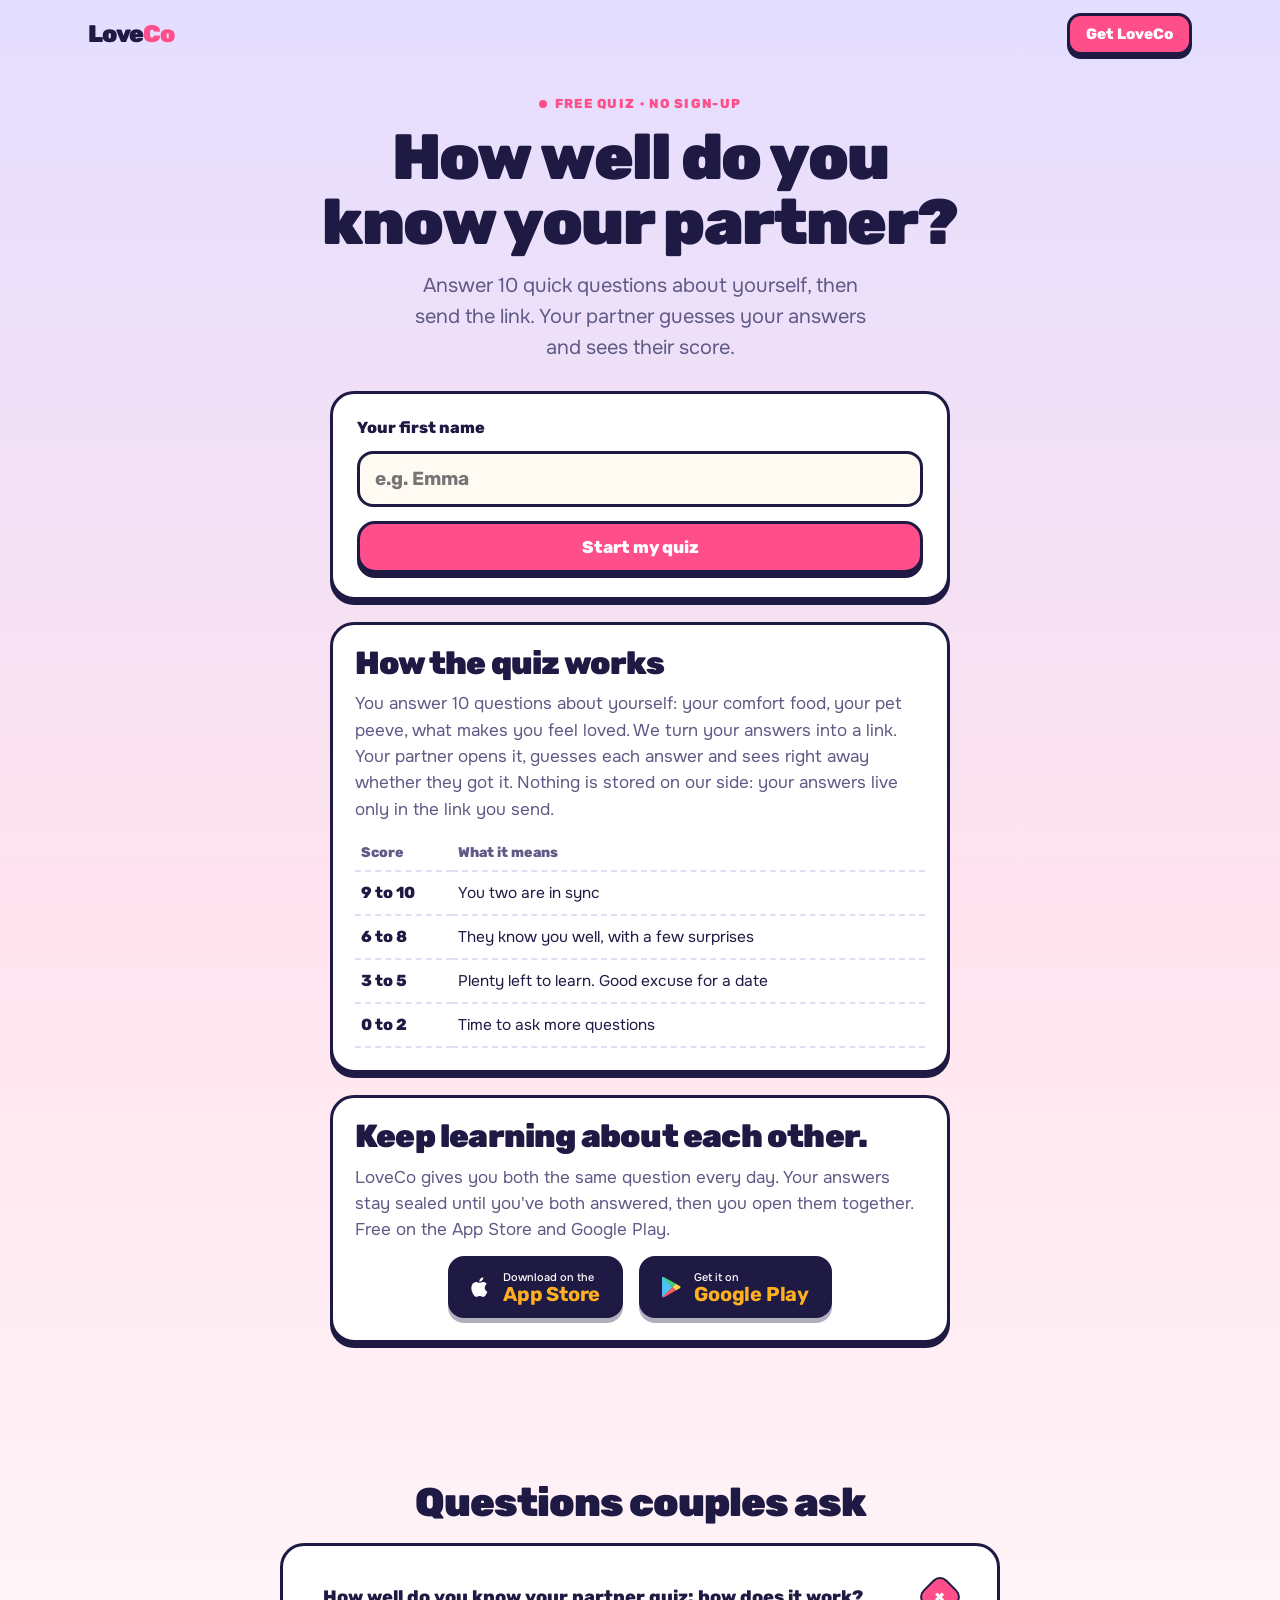
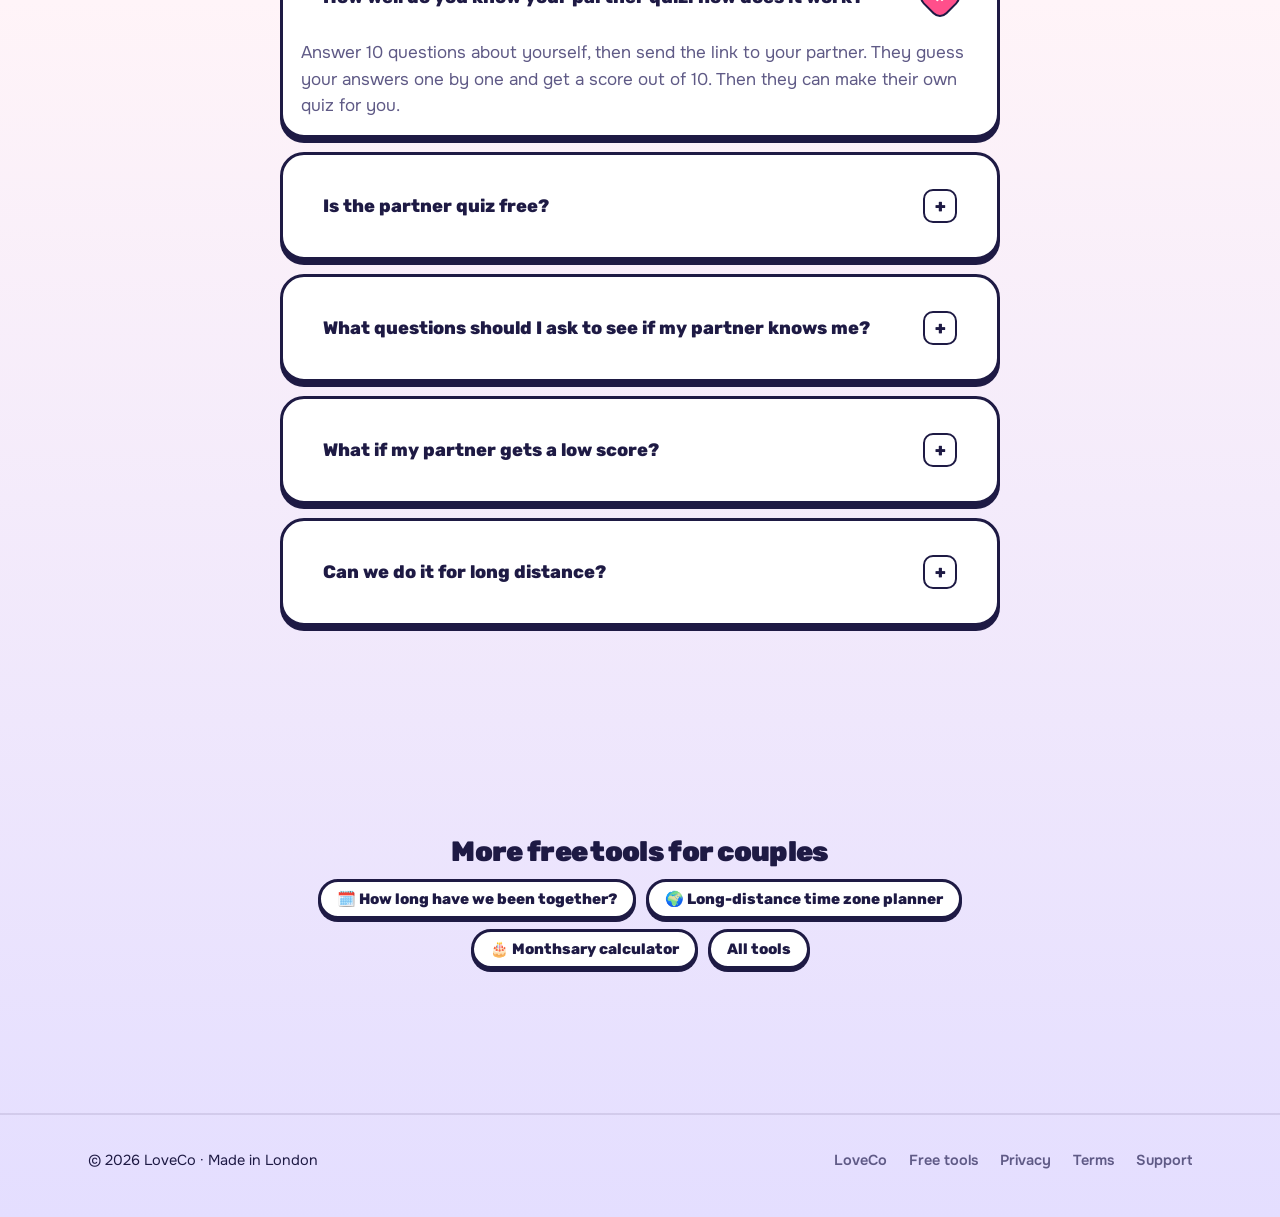
<file: how-well-do-you-know-your-partner/index.html>
<!DOCTYPE html>
<html lang="en">
<head>
<meta charset="UTF-8">
<meta name="viewport" content="width=device-width, initial-scale=1">
<title>How Well Do You Know Your Partner? Free Couples Quiz | LoveCo</title>
<meta name="description" content="Answer 10 questions about yourself, send the link and see how well your partner really knows you. Free couples quiz, no sign-up.">
<link rel="canonical" href="https://getloveco.com/how-well-do-you-know-your-partner/">
<meta property="og:title" content="How well do you know your partner? Free couples quiz">
<meta property="og:description" content="Answer 10 questions about yourself, send the link and see how well your partner really knows you. Free couples quiz, no sign-up.">
<meta property="og:url" content="https://getloveco.com/how-well-do-you-know-your-partner/">
<meta property="og:type" content="website">
<meta name="theme-color" content="#E4DEFF">
<meta name="apple-itunes-app" content="app-id=6757470996">
<link rel="icon" href="data:image/svg+xml,%3Csvg xmlns='http://www.w3.org/2000/svg' viewBox='0 0 100 100'%3E%3Ctext y='.9em' font-size='88'%3E%F0%9F%95%8A%EF%B8%8F%3C/text%3E%3C/svg%3E">
<script>(function(u,d){d.className+=/Android/i.test(u)?' os-android':/iPhone|iPad|iPod/i.test(u)?' os-ios':' os-other'})(navigator.userAgent||'',document.documentElement)</script>
<link rel="stylesheet" href="/site.css?v=20261110a">
<link rel="stylesheet" href="/tools.css?v=20261110a">
<style>
.qz{display:grid;gap:14px}
.qz .step{font:800 13px var(--f-d);letter-spacing:.1em;text-transform:uppercase;color:var(--pink);text-align:center}
.qz h2{font-size:clamp(24px,4.4vw,34px);text-align:center}
.opts{display:grid;gap:10px}
.opt{display:flex;align-items:center;gap:12px;width:100%;text-align:left;font:700 18px var(--f-d);color:var(--ink);background:#fff;border:3px solid var(--ink);border-radius:16px;padding:13px 14px;box-shadow:0 4px 0 var(--ink);cursor:pointer}
.opt b{flex:none;width:34px;height:34px;border-radius:50%;background:var(--pink);color:#fff;display:flex;align-items:center;justify-content:center;font-size:16px}
.opt.right{background:#E3F7EA}.opt.wrong{background:#FFE1EC}
.opt[disabled]{cursor:default}
.bar{height:10px;border-radius:99px;background:var(--chip);overflow:hidden}.bar i{display:block;height:100%;background:var(--pink);transition:width .3s}
.center{display:flex;gap:10px;justify-content:center;flex-wrap:wrap}
</style>
</head>
<body data-tool="partner_quiz">

<nav class="nav" id="nav">
  <div class="wrap">
    <a class="logo" href="/" aria-label="LoveCo home"><span>Love<em>Co</em></span></a>
    <a class="btn" href="https://apps.apple.com/app/loveco/id6757470996">Get LoveCo</a>
  </div>
</nav>

<main>
  <div class="wrap">
    <div class="tool-head">
      <span class="kick">Free quiz · no sign-up</span>
      <h1 id="h1">How well do you know your partner?</h1>
      <p class="lede" id="lede">Answer 10 quick questions about yourself, then send the link. Your partner guesses your answers and sees their score.</p>
    </div>

    <section class="tool stk-card" aria-label="Partner quiz">
      <div class="qz" id="qz" aria-live="polite"></div>
    </section>

    <section class="facts stk-card" aria-label="How it works">
      <h2>How the quiz works</h2>
      <p>You answer 10 questions about yourself: your comfort food, your pet peeve, what makes you feel loved. We turn your answers into a link. Your partner opens it, guesses each answer and sees right away whether they got it. Nothing is stored on our side: your answers live only in the link you send.</p>
      <table>
        <thead><tr><th>Score</th><th>What it means</th></tr></thead>
        <tbody>
          <tr><td>9 to 10</td><td>You two are in sync</td></tr>
          <tr><td>6 to 8</td><td>They know you well, with a few surprises</td></tr>
          <tr><td>3 to 5</td><td>Plenty left to learn. Good excuse for a date</td></tr>
          <tr><td>0 to 2</td><td>Time to ask more questions</td></tr>
        </tbody>
      </table>
    </section>

    <section class="bridge stk-card" aria-label="Keep learning about each other">
      <h2>Keep learning about each other.</h2>
      <p>LoveCo gives you both the same question every day. Your answers stay sealed until you've both answered, then you open them together. Free on the App Store and Google Play.</p>
      <div class="stores"><a class="appstore" href="https://apps.apple.com/app/loveco/id6757470996" aria-label="Download LoveCo on the App Store"><svg viewBox="0 0 24 24" aria-hidden="true"><path d="M16.37 12.62c-.02-2.3 1.88-3.4 1.96-3.46-1.07-1.56-2.73-1.78-3.32-1.8-1.41-.14-2.76.83-3.47.83-.72 0-1.82-.81-2.99-.79-1.54.02-2.96.9-3.75 2.27-1.6 2.78-.41 6.89 1.15 9.14.76 1.1 1.67 2.34 2.86 2.3 1.15-.05 1.58-.74 2.97-.74 1.38 0 1.78.74 2.99.72 1.24-.02 2.02-1.12 2.77-2.23.87-1.28 1.23-2.52 1.25-2.58-.03-.01-2.4-.92-2.42-3.66zM14.1 5.86c.63-.77 1.06-1.83.94-2.89-.91.04-2.02.61-2.67 1.37-.58.67-1.1 1.76-.96 2.8 1.02.08 2.05-.52 2.69-1.28z"/></svg><span><small>Download on the</small><b>App Store</b></span></a><a class="appstore gp" href="https://play.google.com/store/apps/details?id=com.loveco" aria-label="Get LoveCo on Google Play"><svg viewBox="0 0 24 24" aria-hidden="true"><path d="M4.2 2.6c-.3.3-.45.75-.45 1.3v16.2c0 .55.15 1 .45 1.3l.07.07 9.08-9.08v-.2L4.27 2.53l-.07.07z"/><path d="M16.37 15.3l-3.02-3.03v-.2l3.02-3.03.07.04 3.58 2.03c1.02.58 1.02 1.53 0 2.11l-3.58 2.04-.07.04z"/><path d="M16.44 15.26L13.35 12.17 4.2 21.32c.34.36.9.4 1.53.05l10.71-6.11"/><path d="M16.44 9.08L5.73 2.98C5.1 2.62 4.54 2.67 4.2 3.03l9.15 9.14 3.09-3.09z"/></svg><span><small>Get it on</small><b>Google Play</b></span></a></div>
    </section>

    <section class="faq" aria-label="Questions">
      <h2>Questions couples ask</h2>
      <details class="stk-card" open><summary>How well do you know your partner quiz: how does it work?</summary><p>Answer 10 questions about yourself, then send the link to your partner. They guess your answers one by one and get a score out of 10. Then they can make their own quiz for you.</p></details>
<details class="stk-card"><summary>Is the partner quiz free?</summary><p>Yes. No sign-up, no app needed. Your answers are stored only in the link you share, not on our servers.</p></details>
<details class="stk-card"><summary>What questions should I ask to see if my partner knows me?</summary><p>Everyday ones work best: comfort food, pet peeves, how you handle stress, your dream trip and what makes you feel loved. They are easy to answer but show who has been paying attention.</p></details>
<details class="stk-card"><summary>What if my partner gets a low score?</summary><p>Treat it as a starting point, not a test they failed. Go through the answers together. Most couples learn something new, and it makes a good conversation for date night.</p></details>
<details class="stk-card"><summary>Can we do it for long distance?</summary><p>Yes. Send the link by text or DM. It works on any phone or computer, wherever your partner is.</p></details>
    </section>
    <section class="more" aria-label="More free tools">
      <h2>More free tools for couples</h2>
      <ul><li><a href="/how-long-have-we-been-together/">🗓️ How long have we been together?</a></li><li><a href="/long-distance-time-zone-planner/">🌍 Long-distance time zone planner</a></li><li><a href="/monthsary-calculator/">🎂 Monthsary calculator</a></li><li><a href="/tools/">All tools</a></li></ul>
    </section>
  </div>
</main>

<footer>
  <div class="wrap">
    <span>© 2026 LoveCo · Made in London</span>
    <ul><li><a href="/">LoveCo</a></li><li><a href="/tools/">Free tools</a></li><li><a href="/privacy.html">Privacy</a></li><li><a href="/terms.html">Terms</a></li><li><a href="/support.html">Support</a></li></ul>
  </div>
</footer>

<script type="application/ld+json">
{"@context": "https://schema.org", "@type": "FAQPage", "mainEntity": [{"@type": "Question", "name": "How well do you know your partner quiz: how does it work?", "acceptedAnswer": {"@type": "Answer", "text": "Answer 10 questions about yourself, then send the link to your partner. They guess your answers one by one and get a score out of 10. Then they can make their own quiz for you."}}, {"@type": "Question", "name": "Is the partner quiz free?", "acceptedAnswer": {"@type": "Answer", "text": "Yes. No sign-up, no app needed. Your answers are stored only in the link you share, not on our servers."}}, {"@type": "Question", "name": "What questions should I ask to see if my partner knows me?", "acceptedAnswer": {"@type": "Answer", "text": "Everyday ones work best: comfort food, pet peeves, how you handle stress, your dream trip and what makes you feel loved. They are easy to answer but show who has been paying attention."}}, {"@type": "Question", "name": "What if my partner gets a low score?", "acceptedAnswer": {"@type": "Answer", "text": "Treat it as a starting point, not a test they failed. Go through the answers together. Most couples learn something new, and it makes a good conversation for date night."}}, {"@type": "Question", "name": "Can we do it for long distance?", "acceptedAnswer": {"@type": "Answer", "text": "Yes. Send the link by text or DM. It works on any phone or computer, wherever your partner is."}}]}
</script>
<script src="/track.js?v=20261110a"></script>
<script>
(function(){
var Q=[["My go-to comfort food", "{n}'s go-to comfort food", ["pizza", "noodles or ramen", "something sweet", "fries"]], ["My ideal Saturday", "{n}'s ideal Saturday", ["staying in", "out with friends", "a day trip", "sleeping till noon"]], ["What I do when I'm stressed", "What {n} does when stressed", ["go quiet", "talk it out", "clean everything", "scroll my phone"]], ["What makes me feel most loved", "What makes {n} feel most loved", ["sweet words", "time together", "hugs", "little gifts or favours"]], ["Coffee or tea?", "Coffee or tea for {n}?", ["coffee", "tea", "both", "neither"]], ["My biggest pet peeve", "{n}'s biggest pet peeve", ["loud chewing", "people being late", "slow walkers", "being left on read"]], ["My dream trip", "{n}'s dream trip", ["a beach", "a big city", "the mountains", "a road trip"]], ["Me when I'm hungry", "{n} when hungry", ["quiet", "grumpy", "\"i'm fine\"", "will eat anything"]], ["Morning person or night owl?", "Is {n} a morning person or a night owl?", ["early bird", "night owl", "depends on the day", "always tired"]], ["My perfect date", "{n}'s perfect date", ["dinner out", "movie night in", "something active", "trying something new"]]], L='ABCD', qz=document.getElementById('qz');
function esc(s){return String(s).replace(/[&<>"]/g,function(c){return {'&':'&amp;','<':'&lt;','>':'&gt;','"':'&quot;'}[c];});}
function parseHash(){var h=new URLSearchParams(location.hash.slice(1));var a=h.get('a')||'',n=(h.get('n')||'').slice(0,24);if(/^[0-3]{10}$/.test(a))return {a:a,n:n||'your partner'};return null;}
var mine=[], name='';
function makeStart(){qz.innerHTML='<label for="nm" class="lbl">Your first name</label><input type="text" id="nm" maxlength="24" placeholder="e.g. Emma" autocomplete="given-name"><button class="btn" id="go" type="button">Start my quiz</button>';
 document.getElementById('go').onclick=function(){name=document.getElementById('nm').value.trim().slice(0,24)||'Me';mine=[];lcTrack('quiz_started',{});ask(0);};}
function progress(i){return '<div class="bar"><i style="width:'+(i*10)+'%"></i></div>';}
function ask(i){if(i>=10)return made();var q=Q[i];
 qz.innerHTML=progress(i)+'<div class="step">About you · '+(i+1)+'/10</div><h2>'+esc(q[0])+'</h2><div class="opts">'+q[2].map(function(o,k){return '<button class="opt" type="button" data-k="'+k+'"><b>'+L[k]+'</b>'+esc(o)+'</button>';}).join('')+'</div>';
 qz.querySelectorAll('.opt').forEach(function(b){b.onclick=function(){mine.push(+b.dataset.k);ask(i+1);};});}
function made(){var url=location.origin+location.pathname+'#n='+encodeURIComponent(name)+'&a='+mine.join('');lcTrack('quiz_made',{});
 var msg='How well do you know me? Take my 10-question quiz: '+url;
 qz.innerHTML='<div class="res"><div class="big">Done<small>Now send it to your partner</small></div><p class="empty">They guess your answers and see their score.</p><div class="share"><code id="link">'+esc(url)+'</code></div><div class="center">'+(navigator.share?'<button class="btn" id="sh" type="button">Send the quiz</button>':'')+'<button class="btn alt" id="cp" type="button">Copy link</button></div></div>';
 var sh=document.getElementById('sh');if(sh)sh.onclick=function(){navigator.share({text:msg}).then(function(){lcTrack('quiz_shared',{via:'share'});}).catch(function(){});};
 document.getElementById('cp').onclick=function(){var b=this;function ok(){b.textContent='Copied';lcTrack('quiz_shared',{via:'copy'});setTimeout(function(){b.textContent='Copy link';},1500);}
  function sel(){var r=document.createRange();r.selectNodeContents(document.getElementById('link'));var g=getSelection();g.removeAllRanges();g.addRange(r);}
  if(navigator.clipboard)navigator.clipboard.writeText(msg).then(ok,sel);else sel();};}
var P=null, score=0;
function guessStart(){var n=esc(P.n);document.getElementById('h1').textContent='How well do you know '+P.n+'?';
 document.getElementById('lede').textContent=P.n+' answered 10 questions about themselves. Guess each answer and see your score.';
 lcTrack('quiz_opened',{});score=0;guess(0);}
function guess(i){if(i>=10)return result();var q=Q[i],right=+P.a[i];
 qz.innerHTML=progress(i)+'<div class="step">Question '+(i+1)+'/10 · '+score+' right</div><h2>'+esc(q[1].replace('{n}',P.n))+'</h2><div class="opts">'+q[2].map(function(o,k){return '<button class="opt" type="button" data-k="'+k+'"><b>'+L[k]+'</b>'+esc(o)+'</button>';}).join('')+'</div>';
 var bs=qz.querySelectorAll('.opt');bs.forEach(function(b){b.onclick=function(){var k=+b.dataset.k;if(k===right)score++;bs.forEach(function(x){x.disabled=true;if(+x.dataset.k===right)x.classList.add('right');});if(k!==right)b.classList.add('wrong');setTimeout(function(){guess(i+1);},900);};});}
function result(){var l=score>=9?'You two are in sync 💞':score>=6?'You know '+esc(P.n)+' well':score>=3?'Plenty left to learn. Date night?':'Time to ask more questions 🙂';
 lcTrack('quiz_finished',{score:score});
 var line='I got '+score+'/10 on your quiz 💞';
 qz.innerHTML='<div class="res"><div class="big">'+score+'/10<small>'+l+'</small></div><div class="share"><code id="line">'+esc(line)+'</code><button class="btn alt" type="button" id="cp">Copy</button></div><div class="center"><button class="btn" id="mk" type="button">Make a quiz for '+esc(P.n)+'</button></div></div>';
 document.getElementById('cp').onclick=function(){var b=this;if(navigator.clipboard)navigator.clipboard.writeText(line).then(function(){b.textContent='Copied';});};
 document.getElementById('mk').onclick=function(){history.replaceState(null,'',location.pathname);P=null;document.getElementById('h1').textContent='How well do you know your partner?';makeStart();};}
P=parseHash(); if(P)guessStart(); else makeStart();
})();
</script>
</body>
</html>
</file>
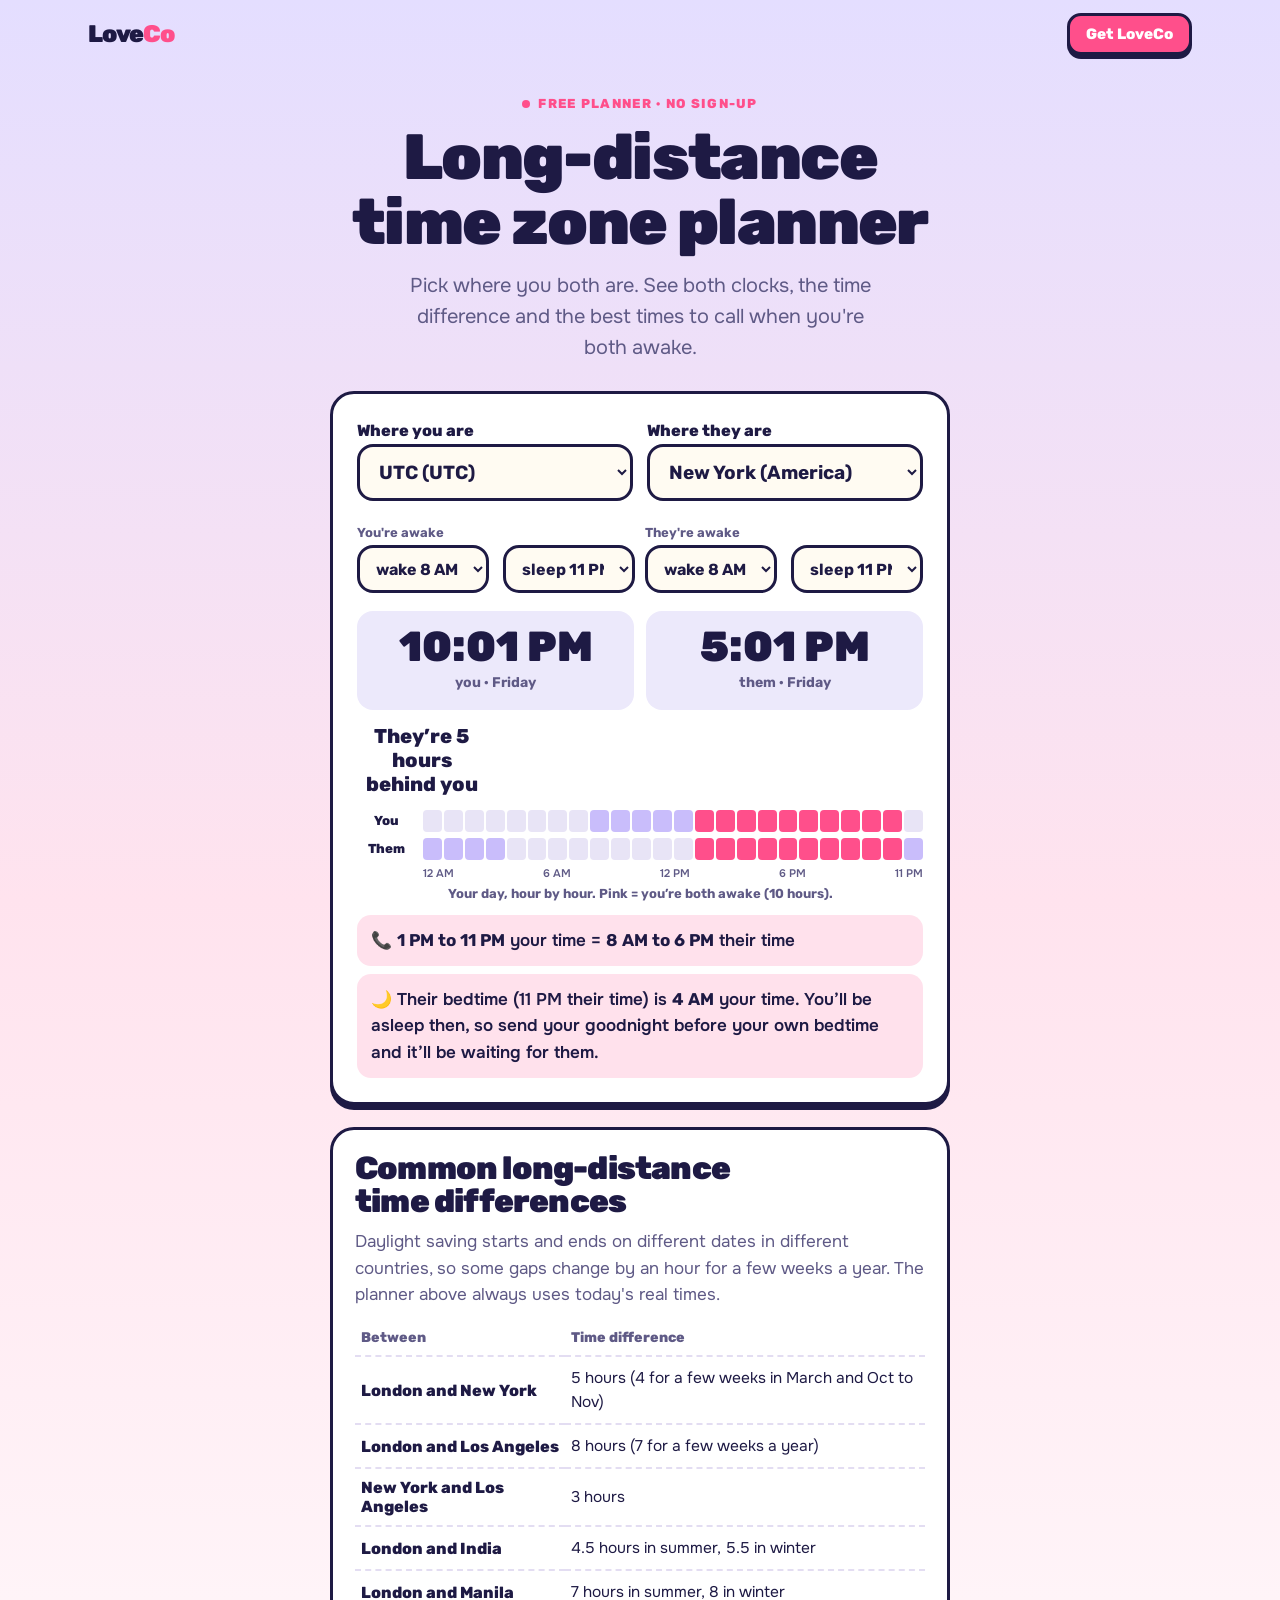
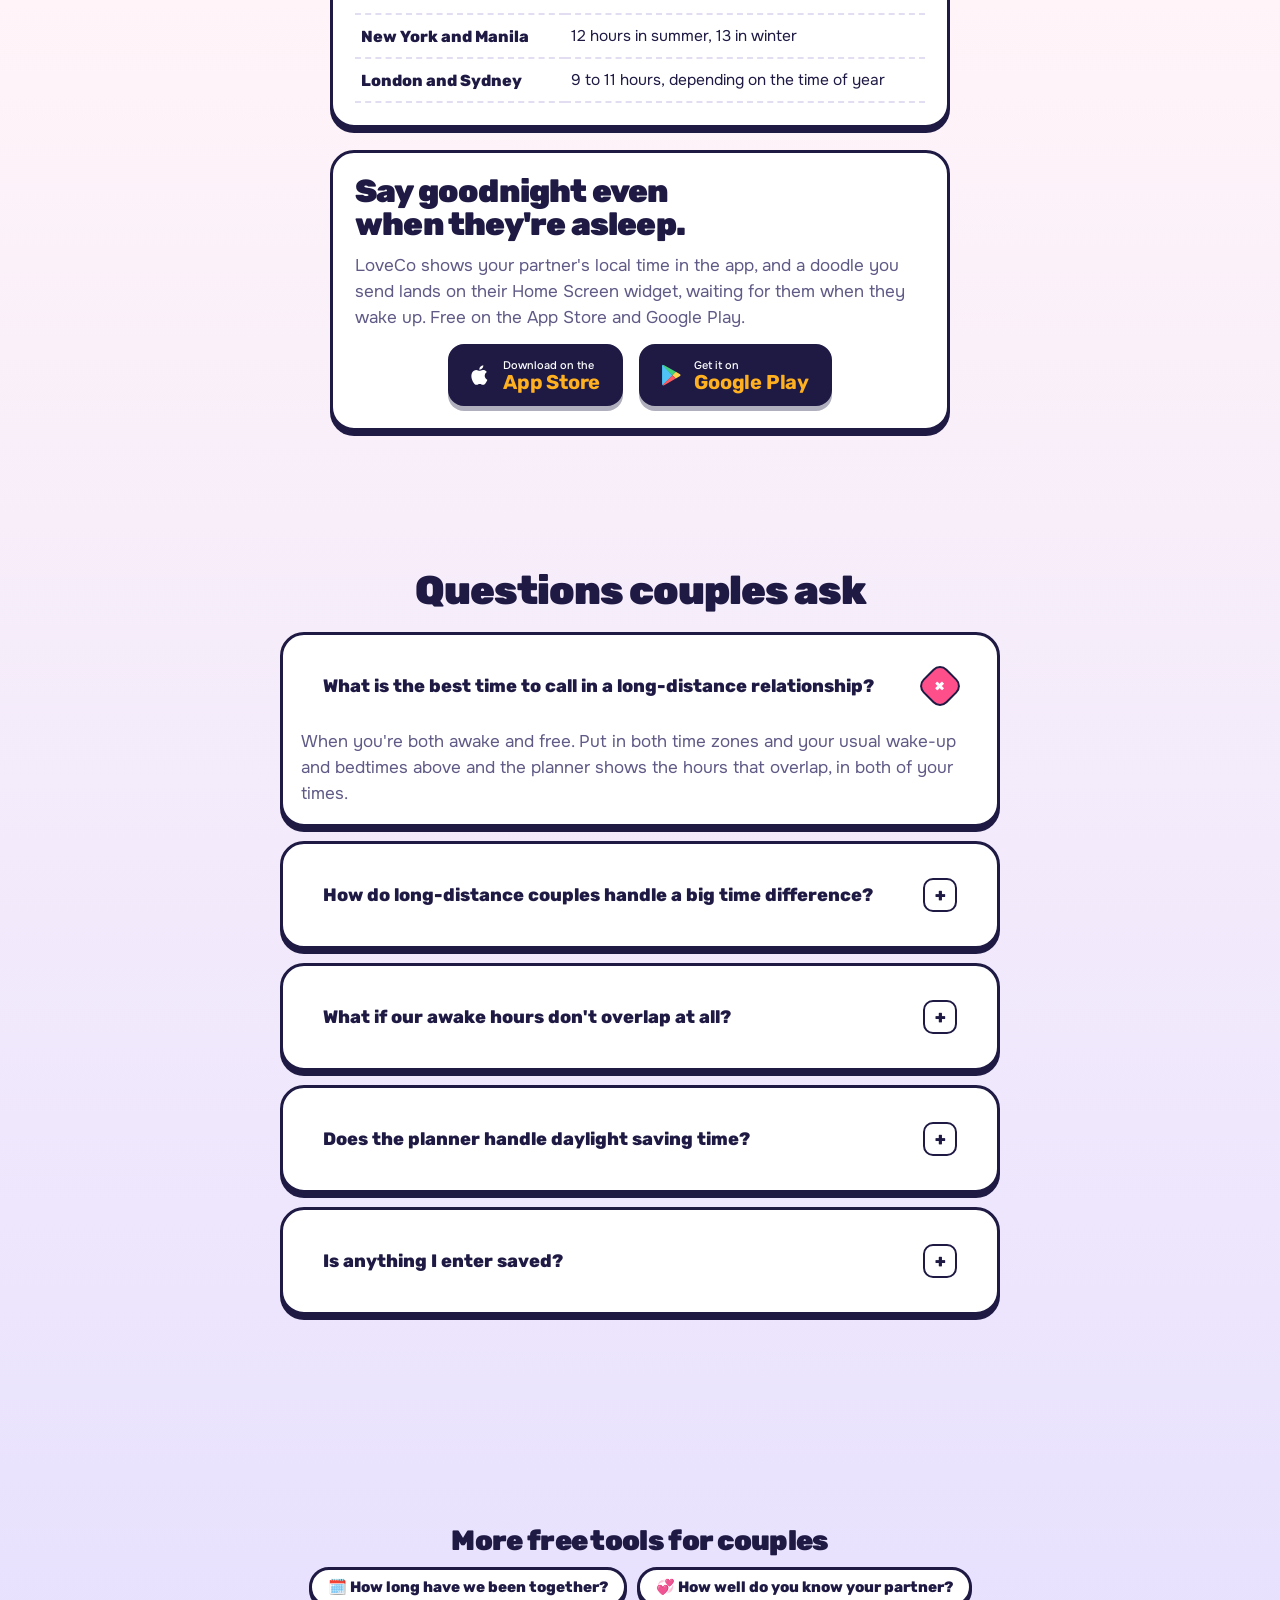
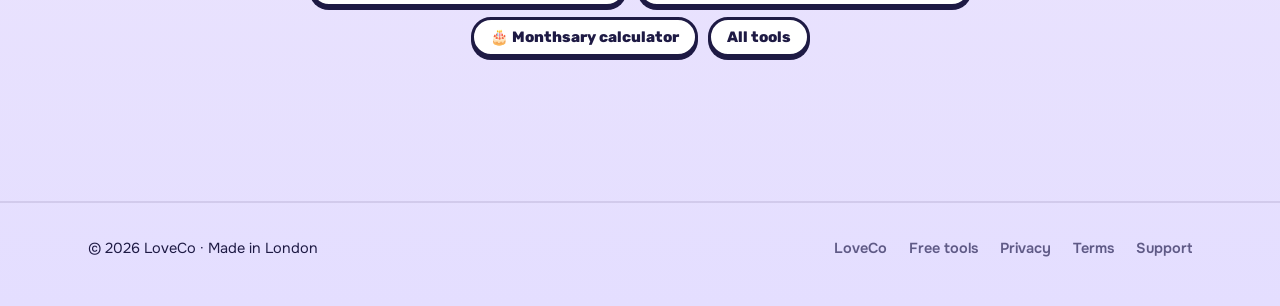
<file: long-distance-time-zone-planner/index.html>
<!DOCTYPE html>
<html lang="en">
<head>
<meta charset="UTF-8">
<meta name="viewport" content="width=device-width, initial-scale=1">
<title>Long-Distance Time Zone Planner: Best Time to Call | LoveCo</title>
<meta name="description" content="Free time zone planner for long-distance couples. See both clocks, the time difference and the hours you are both awake to call. No sign-up.">
<link rel="canonical" href="https://getloveco.com/long-distance-time-zone-planner/">
<meta property="og:title" content="Long-distance time zone planner for couples">
<meta property="og:description" content="Free time zone planner for long-distance couples. See both clocks, the time difference and the hours you are both awake to call. No sign-up.">
<meta property="og:url" content="https://getloveco.com/long-distance-time-zone-planner/">
<meta property="og:type" content="website">
<meta name="theme-color" content="#E4DEFF">
<meta name="apple-itunes-app" content="app-id=6757470996">
<link rel="icon" href="data:image/svg+xml,%3Csvg xmlns='http://www.w3.org/2000/svg' viewBox='0 0 100 100'%3E%3Ctext y='.9em' font-size='88'%3E%F0%9F%95%8A%EF%B8%8F%3C/text%3E%3C/svg%3E">
<script>(function(u,d){d.className+=/Android/i.test(u)?' os-android':/iPhone|iPad|iPod/i.test(u)?' os-ios':' os-other'})(navigator.userAgent||'',document.documentElement)</script>
<link rel="stylesheet" href="/site.css?v=20261110a">
<link rel="stylesheet" href="/tools.css?v=20261110a">
<style>
.clocks{display:grid;grid-template-columns:1fr 1fr;gap:12px}
.clk{background:var(--chip);border-radius:16px;padding:14px;text-align:center}
.clk b{display:block;font:900 clamp(30px,6vw,42px)/1.05 var(--f-d)}
.clk span{font:700 14px var(--f-d);color:var(--sub)}
.diff{font:800 20px var(--f-d);text-align:center}
.grid{display:grid;gap:6px}
.grid .lane{display:grid;grid-template-columns:58px 1fr;align-items:center;gap:8px;font:800 13px var(--f-d)}
.cells{display:grid;grid-template-columns:repeat(24,1fr);gap:2px}
.cells i{height:22px;border-radius:4px;background:#E8E4F6}
.cells i.aw{background:#C9BDFB}.cells i.ov{background:var(--pink)}
.hrs{display:grid;grid-template-columns:58px 1fr;gap:8px;font:600 11px var(--f-b);color:var(--sub)}
.hrs div{display:flex;justify-content:space-between}
.wins{display:grid;gap:8px;text-align:left}
.wins div{background:var(--pink-soft);border-radius:14px;padding:12px 14px;font-weight:600}
.wins b{font-family:var(--f-d)}
.hrsel{display:grid;grid-template-columns:1fr 1fr;gap:10px}
.hrsel select{font-size:16px;min-height:48px;padding:10px 12px}
.sm{font:700 13px var(--f-d);color:var(--sub)}
@media (max-width:520px){.clocks{grid-template-columns:1fr 1fr}}
</style>
</head>
<body data-tool="ldr_timezone">

<nav class="nav" id="nav">
  <div class="wrap">
    <a class="logo" href="/" aria-label="LoveCo home"><span>Love<em>Co</em></span></a>
    <a class="btn" href="https://apps.apple.com/app/loveco/id6757470996">Get LoveCo</a>
  </div>
</nav>

<main>
  <div class="wrap">
    <div class="tool-head">
      <span class="kick">Free planner · no sign-up</span>
      <h1>Long-distance time zone planner</h1>
      <p class="lede">Pick where you both are. See both clocks, the time difference and the best times to call when you're both awake.</p>
    </div>

    <section class="tool stk-card" aria-label="Time zone planner">
      <div class="row2">
        <div><label for="za">Where you are</label><select id="za"></select></div>
        <div><label for="zb">Where they are</label><select id="zb"></select></div>
      </div>
      <div class="hrsel">
        <div><span class="sm">You're awake</span><div class="row2"><select id="wa" aria-label="Your wake-up time"></select><select id="sa" aria-label="Your bedtime"></select></div></div>
        <div><span class="sm">They're awake</span><div class="row2"><select id="wb" aria-label="Their wake-up time"></select><select id="sb" aria-label="Their bedtime"></select></div></div>
      </div>
      <div id="out" class="res" aria-live="polite"></div>
    </section>

    <section class="facts stk-card" aria-label="Common time differences">
      <h2>Common long-distance time differences</h2>
      <p>Daylight saving starts and ends on different dates in different countries, so some gaps change by an hour for a few weeks a year. The planner above always uses today's real times.</p>
      <table>
        <thead><tr><th>Between</th><th>Time difference</th></tr></thead>
        <tbody>
          <tr><td>London and New York</td><td>5 hours (4 for a few weeks in March and Oct to Nov)</td></tr>
          <tr><td>London and Los Angeles</td><td>8 hours (7 for a few weeks a year)</td></tr>
          <tr><td>New York and Los Angeles</td><td>3 hours</td></tr>
          <tr><td>London and India</td><td>4.5 hours in summer, 5.5 in winter</td></tr>
          <tr><td>London and Manila</td><td>7 hours in summer, 8 in winter</td></tr>
          <tr><td>New York and Manila</td><td>12 hours in summer, 13 in winter</td></tr>
          <tr><td>London and Sydney</td><td>9 to 11 hours, depending on the time of year</td></tr>
        </tbody>
      </table>
    </section>

    <section class="bridge stk-card" aria-label="Feel closer across time zones">
      <h2>Say goodnight even when they're asleep.</h2>
      <p>LoveCo shows your partner's local time in the app, and a doodle you send lands on their Home Screen widget, waiting for them when they wake up. Free on the App Store and Google Play.</p>
      <div class="stores"><a class="appstore" href="https://apps.apple.com/app/loveco/id6757470996" aria-label="Download LoveCo on the App Store"><svg viewBox="0 0 24 24" aria-hidden="true"><path d="M16.37 12.62c-.02-2.3 1.88-3.4 1.96-3.46-1.07-1.56-2.73-1.78-3.32-1.8-1.41-.14-2.76.83-3.47.83-.72 0-1.82-.81-2.99-.79-1.54.02-2.96.9-3.75 2.27-1.6 2.78-.41 6.89 1.15 9.14.76 1.1 1.67 2.34 2.86 2.3 1.15-.05 1.58-.74 2.97-.74 1.38 0 1.78.74 2.99.72 1.24-.02 2.02-1.12 2.77-2.23.87-1.28 1.23-2.52 1.25-2.58-.03-.01-2.4-.92-2.42-3.66zM14.1 5.86c.63-.77 1.06-1.83.94-2.89-.91.04-2.02.61-2.67 1.37-.58.67-1.1 1.76-.96 2.8 1.02.08 2.05-.52 2.69-1.28z"/></svg><span><small>Download on the</small><b>App Store</b></span></a><a class="appstore gp" href="https://play.google.com/store/apps/details?id=com.loveco" aria-label="Get LoveCo on Google Play"><svg viewBox="0 0 24 24" aria-hidden="true"><path d="M4.2 2.6c-.3.3-.45.75-.45 1.3v16.2c0 .55.15 1 .45 1.3l.07.07 9.08-9.08v-.2L4.27 2.53l-.07.07z"/><path d="M16.37 15.3l-3.02-3.03v-.2l3.02-3.03.07.04 3.58 2.03c1.02.58 1.02 1.53 0 2.11l-3.58 2.04-.07.04z"/><path d="M16.44 15.26L13.35 12.17 4.2 21.32c.34.36.9.4 1.53.05l10.71-6.11"/><path d="M16.44 9.08L5.73 2.98C5.1 2.62 4.54 2.67 4.2 3.03l9.15 9.14 3.09-3.09z"/></svg><span><small>Get it on</small><b>Google Play</b></span></a></div>
    </section>

    <section class="faq" aria-label="Questions">
      <h2>Questions couples ask</h2>
      <details class="stk-card" open><summary>What is the best time to call in a long-distance relationship?</summary><p>When you&#x27;re both awake and free. Put in both time zones and your usual wake-up and bedtimes above and the planner shows the hours that overlap, in both of your times.</p></details>
<details class="stk-card"><summary>How do long-distance couples handle a big time difference?</summary><p>Most pick one fixed daily call in the overlap, for example your morning and their evening, and fill the rest with messages they can read later. A goodnight message timed for their bedtime goes a long way.</p></details>
<details class="stk-card"><summary>What if our awake hours don&#x27;t overlap at all?</summary><p>Then one of you shifts a little: an early alarm twice a week, or a later night at the weekend. The planner shows how many hours you would need to move.</p></details>
<details class="stk-card"><summary>Does the planner handle daylight saving time?</summary><p>Yes. It uses your device&#x27;s time zone data, so the times and the difference are right for today, including when one country has changed its clocks and the other hasn&#x27;t yet.</p></details>
<details class="stk-card"><summary>Is anything I enter saved?</summary><p>No. The planner runs in your browser and saves nothing. The link in the address bar only holds the two time zones so you can bookmark or share them.</p></details>
    </section>
    <section class="more" aria-label="More free tools">
      <h2>More free tools for couples</h2>
      <ul><li><a href="/how-long-have-we-been-together/">🗓️ How long have we been together?</a></li><li><a href="/how-well-do-you-know-your-partner/">💞 How well do you know your partner?</a></li><li><a href="/monthsary-calculator/">🎂 Monthsary calculator</a></li><li><a href="/tools/">All tools</a></li></ul>
    </section>
  </div>
</main>

<footer>
  <div class="wrap">
    <span>© 2026 LoveCo · Made in London</span>
    <ul><li><a href="/">LoveCo</a></li><li><a href="/tools/">Free tools</a></li><li><a href="/privacy.html">Privacy</a></li><li><a href="/terms.html">Terms</a></li><li><a href="/support.html">Support</a></li></ul>
  </div>
</footer>

<script type="application/ld+json">
{"@context": "https://schema.org", "@type": "FAQPage", "mainEntity": [{"@type": "Question", "name": "What is the best time to call in a long-distance relationship?", "acceptedAnswer": {"@type": "Answer", "text": "When you're both awake and free. Put in both time zones and your usual wake-up and bedtimes above and the planner shows the hours that overlap, in both of your times."}}, {"@type": "Question", "name": "How do long-distance couples handle a big time difference?", "acceptedAnswer": {"@type": "Answer", "text": "Most pick one fixed daily call in the overlap, for example your morning and their evening, and fill the rest with messages they can read later. A goodnight message timed for their bedtime goes a long way."}}, {"@type": "Question", "name": "What if our awake hours don't overlap at all?", "acceptedAnswer": {"@type": "Answer", "text": "Then one of you shifts a little: an early alarm twice a week, or a later night at the weekend. The planner shows how many hours you would need to move."}}, {"@type": "Question", "name": "Does the planner handle daylight saving time?", "acceptedAnswer": {"@type": "Answer", "text": "Yes. It uses your device's time zone data, so the times and the difference are right for today, including when one country has changed its clocks and the other hasn't yet."}}, {"@type": "Question", "name": "Is anything I enter saved?", "acceptedAnswer": {"@type": "Answer", "text": "No. The planner runs in your browser and saves nothing. The link in the address bar only holds the two time zones so you can bookmark or share them."}}]}
</script>
<script src="/track.js?v=20261110a"></script>
<script>
(function(){
var za=document.getElementById('za'), zb=document.getElementById('zb'), out=document.getElementById('out');
var sels={wa:8,sa:23,wb:8,sb:23};
var FALLBACK=['Europe/London','Europe/Dublin','Europe/Paris','Europe/Berlin','Europe/Madrid','Europe/Amsterdam','Europe/Stockholm','Europe/Athens','Europe/Istanbul','Africa/Lagos','Africa/Nairobi','Africa/Johannesburg','Asia/Dubai','Asia/Karachi','Asia/Kolkata','Asia/Kathmandu','Asia/Dhaka','Asia/Bangkok','Asia/Jakarta','Asia/Manila','Asia/Singapore','Asia/Hong_Kong','Asia/Shanghai','Asia/Seoul','Asia/Tokyo','Australia/Perth','Australia/Brisbane','Australia/Sydney','Pacific/Auckland','America/St_Johns','America/Halifax','America/New_York','America/Toronto','America/Chicago','America/Mexico_City','America/Denver','America/Phoenix','America/Los_Angeles','America/Vancouver','America/Anchorage','Pacific/Honolulu','America/Bogota','America/Lima','America/Sao_Paulo','America/Argentina/Buenos_Aires'];
var Z=FALLBACK; try{if(Intl.supportedValuesOf)Z=Intl.supportedValuesOf('timeZone');}catch(e){}
function label(z){var p=z.split('/');return p[p.length-1].replace(/_/g,' ')+' ('+p[0].replace(/_/g,' ')+')';}
var sorted=Z.slice().sort(function(a,b){return label(a).localeCompare(label(b));});
function fill(s){s.innerHTML=sorted.map(function(z){return '<option value="'+z+'">'+label(z)+'</option>';}).join('');}
fill(za);fill(zb);
var mine='Europe/London';try{mine=Intl.DateTimeFormat().resolvedOptions().timeZone||mine;}catch(e){}
function hh(h){var d=new Date(2026,0,1,h%24);return d.toLocaleTimeString([], {hour:'numeric'});}
['wa','sa','wb','sb'].forEach(function(id){var s=document.getElementById(id);s.innerHTML=Array.from({length:24},function(_,h){return '<option value="'+h+'">'+(id[0]==='w'?'wake ':'sleep ')+hh(h)+'</option>';}).join('');s.value=sels[id];s.onchange=render;});
function ensure(sel,z){if(![].some.call(sel.options,function(o){return o.value===z;})){var o=document.createElement('option');o.value=z;o.textContent=label(z);sel.insertBefore(o,sel.firstChild);}sel.value=z;}
var h=new URLSearchParams(location.hash.slice(1));
ensure(za,h.get('a')||mine); ensure(zb,h.get('b')||(/^America\//.test(mine)?'Europe/London':'America/New_York'));
function offsetMin(z,d){var p={};new Intl.DateTimeFormat('en-US',{timeZone:z,hourCycle:'h23',year:'numeric',month:'2-digit',day:'2-digit',hour:'2-digit',minute:'2-digit'}).formatToParts(d).forEach(function(x){p[x.type]=x.value;});
 return Math.round((Date.UTC(+p.year,+p.month-1,+p.day,+p.hour%24,+p.minute)-d.getTime())/60000);}
function clock(z,d){return d.toLocaleTimeString([], {timeZone:z,hour:'numeric',minute:'2-digit'});}
function day(z,d){return d.toLocaleDateString([], {timeZone:z,weekday:'long'});}
function awake(w,s){var a=[];for(var i=0;i<24;i++){a.push(w<s?(i>=w&&i<s):(i>=w||i<s));}return a;}
function fmtH(m){m=((m%1440)+1440)%1440;var d=new Date(2026,0,1,0,m);return d.toLocaleTimeString([], {hour:'numeric',minute:m%60?'2-digit':undefined});}
function render(){
 var A=za.value,B=zb.value,now=new Date(),oa=offsetMin(A,now),ob=offsetMin(B,now),diff=ob-oa;
 var wa=+document.getElementById('wa').value,sa=+document.getElementById('sa').value,wb=+document.getElementById('wb').value,sb=+document.getElementById('sb').value;
 var aw=awake(wa,sa), bwRaw=awake(wb,sb), bw=[]; // their awake hours, shifted into my hours
 for(var i=0;i<24;i++){var theirMin=i*60+diff;var th=Math.floor((((theirMin%1440)+1440)%1440)/60);bw.push(bwRaw[th]);}
 var ov=aw.map(function(x,i){return x&&bw[i];}), n=ov.filter(Boolean).length;
 var ad=Math.abs(diff), hrs=Math.floor(ad/60), mins=ad%60;
 var dtxt=diff===0?'You’re on the same time':((hrs?hrs+' hour'+(hrs===1?'':'s'):'')+(mins?(hrs?' ':'')+mins+' min':'')+(diff>0?' ahead of you':' behind you'));
 var wins=[],start=-1;for(i=0;i<=24;i++){if(i<24&&ov[i]&&start<0)start=i;if((i===24||!ov[i])&&start>=0){wins.push([start,i]);start=-1;}}
 if(wins.length>1&&wins[0][0]===0&&wins[wins.length-1][1]===24){wins[0][0]=wins[wins.length-1][0]-24;wins.pop();}
 var wtxt=wins.length?wins.map(function(w){return '<div>📞 <b>'+fmtH(w[0]*60)+' to '+fmtH(w[1]*60)+'</b> your time = <b>'+fmtH(w[0]*60+diff)+' to '+fmtH(w[1]*60+diff)+'</b> their time</div>';}).join(''):'<div>No overlap with these hours. Try moving one wake-up or bedtime by an hour or two.</div>';
 var bedMine=Math.floor((((sb*60-diff)%1440)+1440)%1440/60);
 var gn='<div>🌙 Their bedtime ('+fmtH(sb*60)+' their time) is <b>'+fmtH(sb*60-diff)+'</b> your time. '+(aw[bedMine]?'Good moment for a goodnight message.':'You\u2019ll be asleep then, so send your goodnight before your own bedtime and it\u2019ll be waiting for them.')+'</div>';
 var cells=function(arr,cls){return arr.map(function(x,i){return '<i class="'+(ov[i]?'ov':x?'aw':'')+'"></i>';}).join('');};
 out.innerHTML='<div class="clocks"><div class="clk"><b>'+clock(A,now)+'</b><span>you · '+day(A,now)+'</span></div><div class="clk"><b>'+clock(B,now)+'</b><span>them · '+day(B,now)+'</span></div></div>'+
  '<div class="diff">They’re '+(diff===0?'on the same time as you':dtxt)+'</div>'+
  '<div class="grid"><div class="lane"><span>You</span><div class="cells">'+cells(aw)+'</div></div><div class="lane"><span>Them</span><div class="cells">'+cells(bw)+'</div></div><div class="hrs"><span></span><div><span>'+hh(0)+'</span><span>'+hh(6)+'</span><span>'+hh(12)+'</span><span>'+hh(18)+'</span><span>'+hh(23)+'</span></div></div><p class="sm">Your day, hour by hour. Pink = you’re both awake ('+n+' hour'+(n===1?'':'s')+').</p></div>'+
  '<div class="wins">'+wtxt+gn+'</div>';
 try{history.replaceState(null,'','#a='+encodeURIComponent(A)+'&b='+encodeURIComponent(B));}catch(e){}
}
var tracked=false; function onZ(){render();if(!tracked){tracked=true;lcTrack('tz_planner_used',{});}}
za.onchange=onZ;zb.onchange=onZ;render();setInterval(render,30000);
})();
</script>
</body>
</html>
</file>
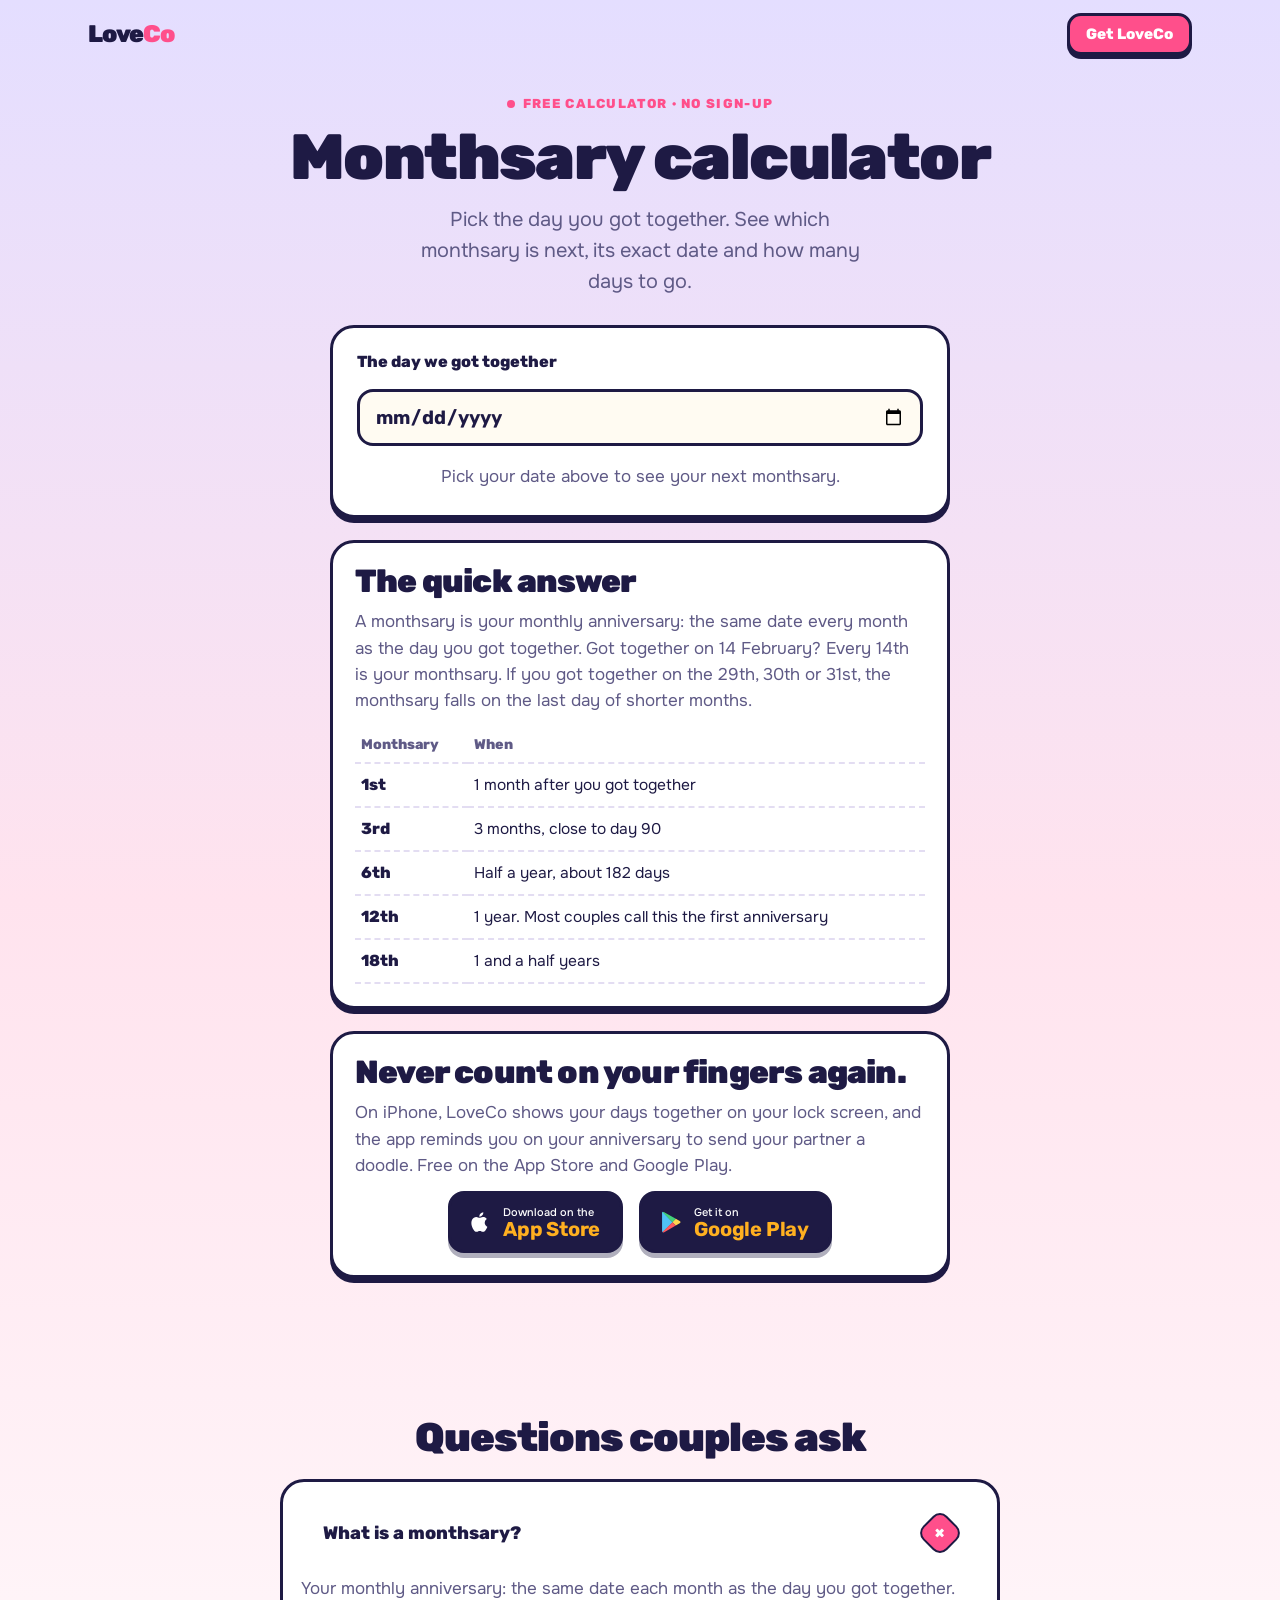
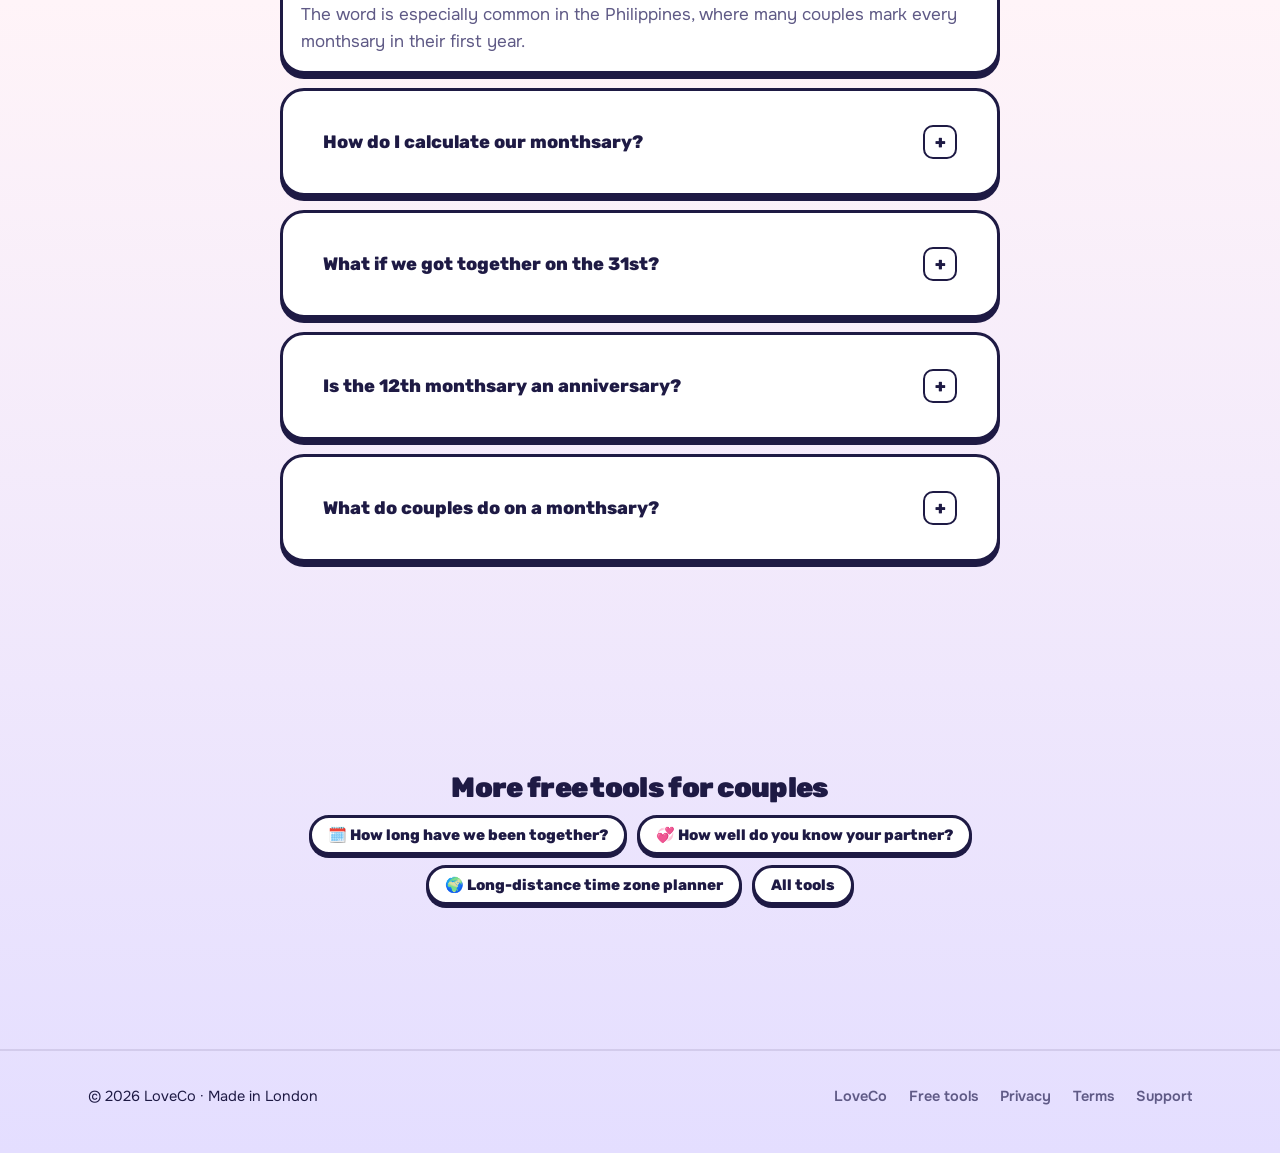
<file: monthsary-calculator/index.html>
<!DOCTYPE html>
<html lang="en">
<head>
<meta charset="UTF-8">
<meta name="viewport" content="width=device-width, initial-scale=1">
<title>Monthsary Calculator: When Is Our Next Monthsary? | LoveCo</title>
<meta name="description" content="Free monthsary calculator. Enter the day you got together to see your next monthsary, its exact date and how many days to go. No sign-up.">
<link rel="canonical" href="https://getloveco.com/monthsary-calculator/">
<meta property="og:title" content="Monthsary calculator: when is our next monthsary?">
<meta property="og:description" content="Free monthsary calculator. Enter the day you got together to see your next monthsary, its exact date and how many days to go. No sign-up.">
<meta property="og:url" content="https://getloveco.com/monthsary-calculator/">
<meta property="og:type" content="website">
<meta name="theme-color" content="#E4DEFF">
<meta name="apple-itunes-app" content="app-id=6757470996">
<link rel="icon" href="data:image/svg+xml,%3Csvg xmlns='http://www.w3.org/2000/svg' viewBox='0 0 100 100'%3E%3Ctext y='.9em' font-size='88'%3E%F0%9F%95%8A%EF%B8%8F%3C/text%3E%3C/svg%3E">
<script>(function(u,d){d.className+=/Android/i.test(u)?' os-android':/iPhone|iPad|iPod/i.test(u)?' os-ios':' os-other'})(navigator.userAgent||'',document.documentElement)</script>
<link rel="stylesheet" href="/site.css?v=20261110a">
<link rel="stylesheet" href="/tools.css?v=20261110a">
<style>
.list{display:grid;gap:8px;text-align:left}
.list div{display:flex;justify-content:space-between;gap:10px;background:var(--chip);border-radius:12px;padding:10px 14px;font:700 15.5px var(--f-d)}
.list div span{color:var(--sub);font-weight:600}
</style>
</head>
<body data-tool="monthsary">

<nav class="nav" id="nav">
  <div class="wrap">
    <a class="logo" href="/" aria-label="LoveCo home"><span>Love<em>Co</em></span></a>
    <a class="btn" href="https://apps.apple.com/app/loveco/id6757470996">Get LoveCo</a>
  </div>
</nav>

<main>
  <div class="wrap">
    <div class="tool-head">
      <span class="kick">Free calculator · no sign-up</span>
      <h1>Monthsary calculator</h1>
      <p class="lede">Pick the day you got together. See which monthsary is next, its exact date and how many days to go.</p>
    </div>

    <section class="tool stk-card" aria-label="Monthsary calculator">
      <label for="start">The day we got together</label>
      <input type="date" id="start" name="start">
      <div class="res" id="res" aria-live="polite"><p class="empty">Pick your date above to see your next monthsary.</p></div>
    </section>

    <section class="facts stk-card" aria-label="Quick answer">
      <h2>The quick answer</h2>
      <p>A monthsary is your monthly anniversary: the same date every month as the day you got together. Got together on 14 February? Every 14th is your monthsary. If you got together on the 29th, 30th or 31st, the monthsary falls on the last day of shorter months.</p>
      <table>
        <thead><tr><th>Monthsary</th><th>When</th></tr></thead>
        <tbody>
          <tr><td>1st</td><td>1 month after you got together</td></tr>
          <tr><td>3rd</td><td>3 months, close to day 90</td></tr>
          <tr><td>6th</td><td>Half a year, about 182 days</td></tr>
          <tr><td>12th</td><td>1 year. Most couples call this the first anniversary</td></tr>
          <tr><td>18th</td><td>1 and a half years</td></tr>
        </tbody>
      </table>
    </section>

    <section class="bridge stk-card" aria-label="Never miss it">
      <h2>Never count on your fingers again.</h2>
      <p>On iPhone, LoveCo shows your days together on your lock screen, and the app reminds you on your anniversary to send your partner a doodle. Free on the App Store and Google Play.</p>
      <div class="stores"><a class="appstore" href="https://apps.apple.com/app/loveco/id6757470996" aria-label="Download LoveCo on the App Store"><svg viewBox="0 0 24 24" aria-hidden="true"><path d="M16.37 12.62c-.02-2.3 1.88-3.4 1.96-3.46-1.07-1.56-2.73-1.78-3.32-1.8-1.41-.14-2.76.83-3.47.83-.72 0-1.82-.81-2.99-.79-1.54.02-2.96.9-3.75 2.27-1.6 2.78-.41 6.89 1.15 9.14.76 1.1 1.67 2.34 2.86 2.3 1.15-.05 1.58-.74 2.97-.74 1.38 0 1.78.74 2.99.72 1.24-.02 2.02-1.12 2.77-2.23.87-1.28 1.23-2.52 1.25-2.58-.03-.01-2.4-.92-2.42-3.66zM14.1 5.86c.63-.77 1.06-1.83.94-2.89-.91.04-2.02.61-2.67 1.37-.58.67-1.1 1.76-.96 2.8 1.02.08 2.05-.52 2.69-1.28z"/></svg><span><small>Download on the</small><b>App Store</b></span></a><a class="appstore gp" href="https://play.google.com/store/apps/details?id=com.loveco" aria-label="Get LoveCo on Google Play"><svg viewBox="0 0 24 24" aria-hidden="true"><path d="M4.2 2.6c-.3.3-.45.75-.45 1.3v16.2c0 .55.15 1 .45 1.3l.07.07 9.08-9.08v-.2L4.27 2.53l-.07.07z"/><path d="M16.37 15.3l-3.02-3.03v-.2l3.02-3.03.07.04 3.58 2.03c1.02.58 1.02 1.53 0 2.11l-3.58 2.04-.07.04z"/><path d="M16.44 15.26L13.35 12.17 4.2 21.32c.34.36.9.4 1.53.05l10.71-6.11"/><path d="M16.44 9.08L5.73 2.98C5.1 2.62 4.54 2.67 4.2 3.03l9.15 9.14 3.09-3.09z"/></svg><span><small>Get it on</small><b>Google Play</b></span></a></div>
    </section>

    <section class="faq" aria-label="Questions">
      <h2>Questions couples ask</h2>
      <details class="stk-card" open><summary>What is a monthsary?</summary><p>Your monthly anniversary: the same date each month as the day you got together. The word is especially common in the Philippines, where many couples mark every monthsary in their first year.</p></details>
<details class="stk-card"><summary>How do I calculate our monthsary?</summary><p>Take the day of the month you got together. That date every month is your monthsary, and the number is how many months have passed. The calculator above does the counting and shows the next date.</p></details>
<details class="stk-card"><summary>What if we got together on the 31st?</summary><p>In months with fewer days, your monthsary falls on the last day of the month, for example 30 April or 28 February.</p></details>
<details class="stk-card"><summary>Is the 12th monthsary an anniversary?</summary><p>Yes. Most couples call month 12 their first anniversary, and month 24 their second.</p></details>
<details class="stk-card"><summary>What do couples do on a monthsary?</summary><p>Small things: a sweet message, a little gift, their favourite food or a photo from the month. The point is noticing the date, not spending money.</p></details>
    </section>
    <section class="more" aria-label="More free tools">
      <h2>More free tools for couples</h2>
      <ul><li><a href="/how-long-have-we-been-together/">🗓️ How long have we been together?</a></li><li><a href="/how-well-do-you-know-your-partner/">💞 How well do you know your partner?</a></li><li><a href="/long-distance-time-zone-planner/">🌍 Long-distance time zone planner</a></li><li><a href="/tools/">All tools</a></li></ul>
    </section>
  </div>
</main>

<footer>
  <div class="wrap">
    <span>© 2026 LoveCo · Made in London</span>
    <ul><li><a href="/">LoveCo</a></li><li><a href="/tools/">Free tools</a></li><li><a href="/privacy.html">Privacy</a></li><li><a href="/terms.html">Terms</a></li><li><a href="/support.html">Support</a></li></ul>
  </div>
</footer>

<script type="application/ld+json">
{"@context": "https://schema.org", "@type": "FAQPage", "mainEntity": [{"@type": "Question", "name": "What is a monthsary?", "acceptedAnswer": {"@type": "Answer", "text": "Your monthly anniversary: the same date each month as the day you got together. The word is especially common in the Philippines, where many couples mark every monthsary in their first year."}}, {"@type": "Question", "name": "How do I calculate our monthsary?", "acceptedAnswer": {"@type": "Answer", "text": "Take the day of the month you got together. That date every month is your monthsary, and the number is how many months have passed. The calculator above does the counting and shows the next date."}}, {"@type": "Question", "name": "What if we got together on the 31st?", "acceptedAnswer": {"@type": "Answer", "text": "In months with fewer days, your monthsary falls on the last day of the month, for example 30 April or 28 February."}}, {"@type": "Question", "name": "Is the 12th monthsary an anniversary?", "acceptedAnswer": {"@type": "Answer", "text": "Yes. Most couples call month 12 their first anniversary, and month 24 their second."}}, {"@type": "Question", "name": "What do couples do on a monthsary?", "acceptedAnswer": {"@type": "Answer", "text": "Small things: a sweet message, a little gift, their favourite food or a photo from the month. The point is noticing the date, not spending money."}}]}
</script>
<script src="/track.js?v=20261110a"></script>
<script>
(function(){
var inp=document.getElementById('start'), res=document.getElementById('res'), MS=86400000;
var fmt=new Intl.DateTimeFormat(undefined,{weekday:'short',day:'numeric',month:'long',year:'numeric'});
function today(){var n=new Date();return new Date(n.getFullYear(),n.getMonth(),n.getDate());}
function parse(v){var p=v.split('-');return new Date(+p[0],+p[1]-1,+p[2]);}
function days(a,b){return Math.round((Date.UTC(b.getFullYear(),b.getMonth(),b.getDate())-Date.UTC(a.getFullYear(),a.getMonth(),a.getDate()))/MS);}
function nth(s,k){var y=s.getFullYear(),m=s.getMonth()+k,last=new Date(y,m+1,0).getDate();return new Date(y,m,Math.min(s.getDate(),last));}
function ord(x){var s=['th','st','nd','rd'],v=x%100;return x+(s[(v-20)%10]||s[v]||s[0]);}
function name(k){return k%12===0?(k===12?'1st anniversary':ord(k/12)+' anniversary')+' ('+ord(k)+' monthsary)':ord(k)+' monthsary';}
function render(){
 if(!inp.value){res.innerHTML='<p class="empty">Pick your date above to see your next monthsary.</p>';return;}
 var s=parse(inp.value),t=today(); if(isNaN(s))return;
 if(s>t){res.innerHTML='<p class="empty">That date is in the future. Your 1st monthsary will be on '+fmt.format(nth(s,1))+'.</p>';return;}
 var k=1; while(nth(s,k)<t)k++;
 var d=nth(s,k), left=days(t,d), html='';
 if(left===0){html='<div class="big">Today!<small>Happy '+name(k)+' 🤍</small></div>';}
 else{html='<div class="big">'+left+'<small>'+(left===1?'day':'days')+' to your '+name(k)+'</small></div><div class="chips"><span>'+fmt.format(d)+'</span><span>'+(k-1)+' month'+(k-1===1?'':'s')+' together so far</span></div>';}
 html+='<div class="list">'+[1,2,3,4,5].map(function(j){var kk=k+j;return '<div><b>'+name(kk)+'</b><span>'+fmt.format(nth(s,kk))+'</span></div>';}).join('')+'</div>';
 var line=left===0?'happy '+ord(k)+' monthsary 🤍':ord(k)+' monthsary in '+left+' day'+(left===1?'':'s')+' 🤍';
 html+='<div class="share"><code id="line">'+line+'</code><button class="btn alt" type="button" id="copy">Copy</button></div>';
 res.innerHTML=html;
 document.getElementById('copy').onclick=function(){var b=this;if(navigator.clipboard)navigator.clipboard.writeText(line).then(function(){b.textContent='Copied';setTimeout(function(){b.textContent='Copy';},1500);});};
 try{history.replaceState(null,'','#'+inp.value);}catch(e){}
}
var h=location.hash.slice(1); if(/^\d{4}-\d{2}-\d{2}$/.test(h)) inp.value=h;
var tracked=false; function on(){render();if(!tracked&&inp.value){tracked=true;lcTrack('monthsary_used',{});}}
inp.addEventListener('input',on); inp.addEventListener('change',on); render();
})();
</script>
</body>
</html>
</file>
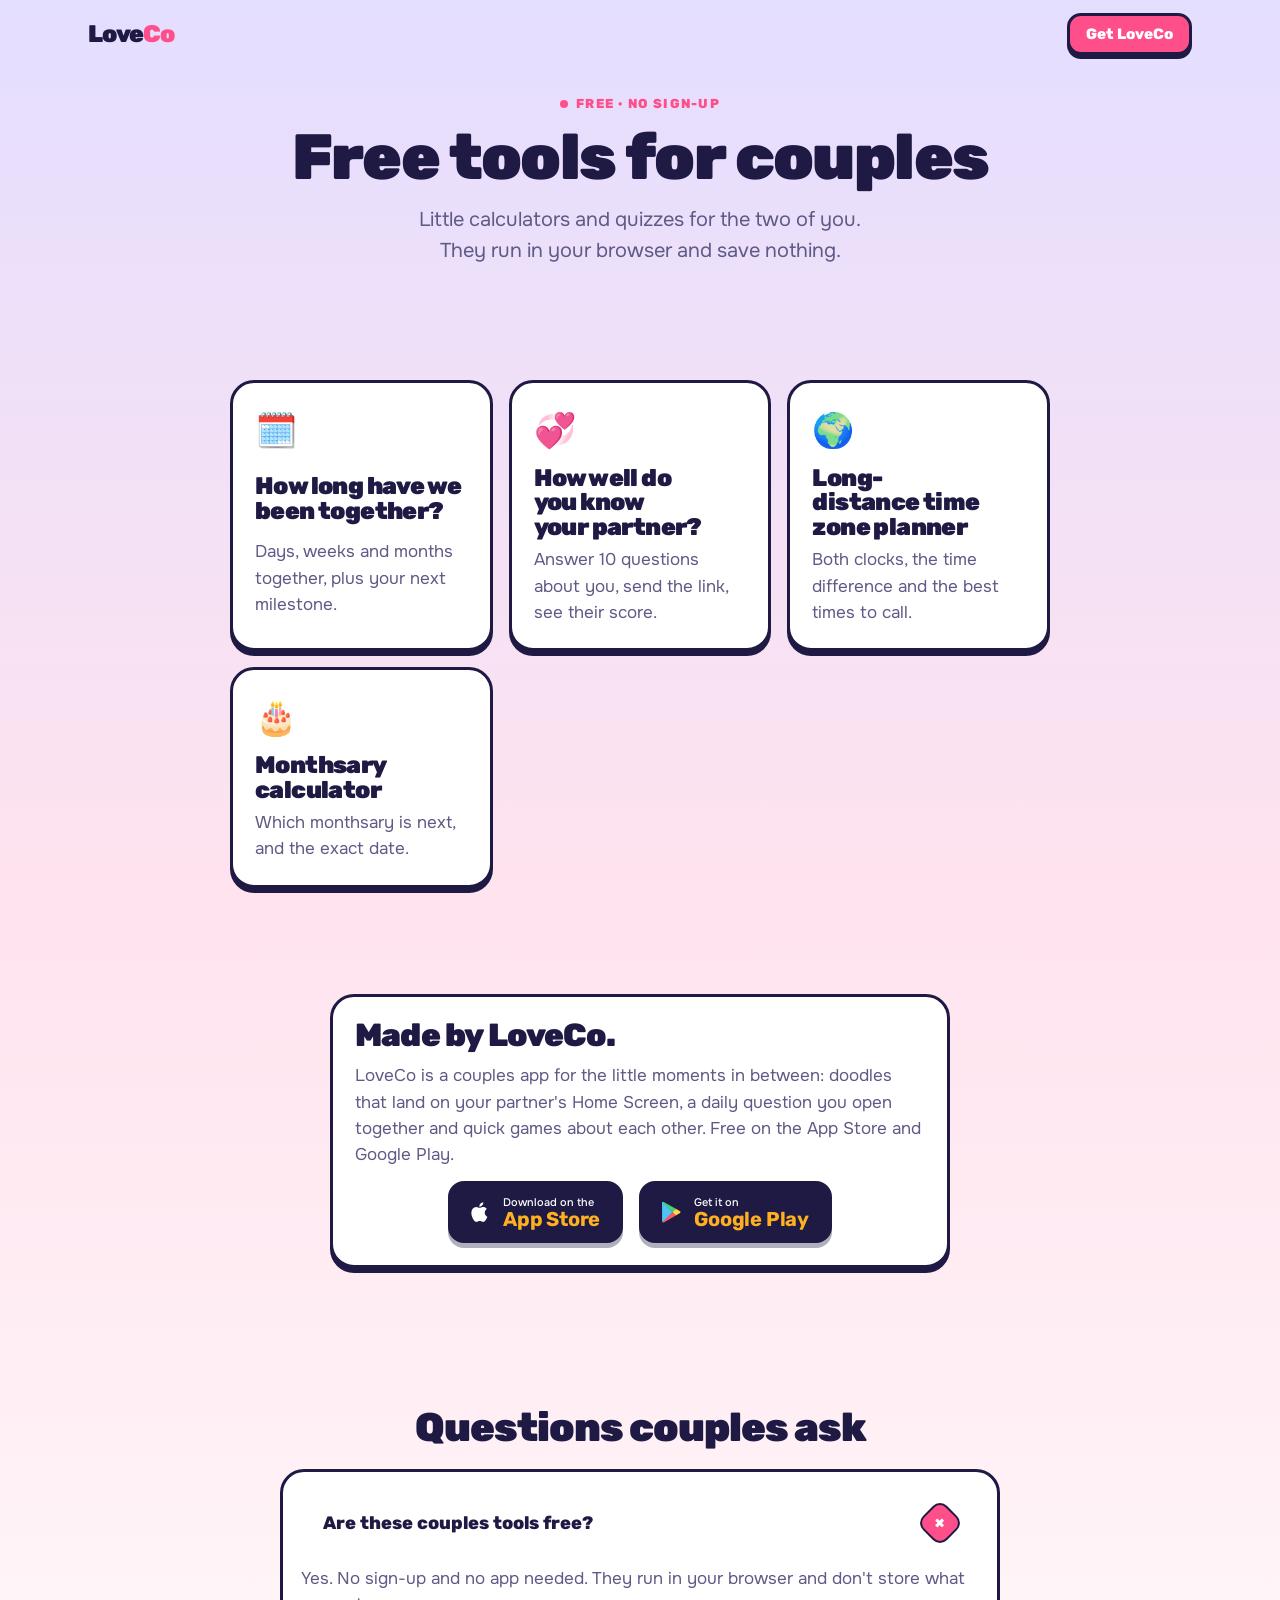
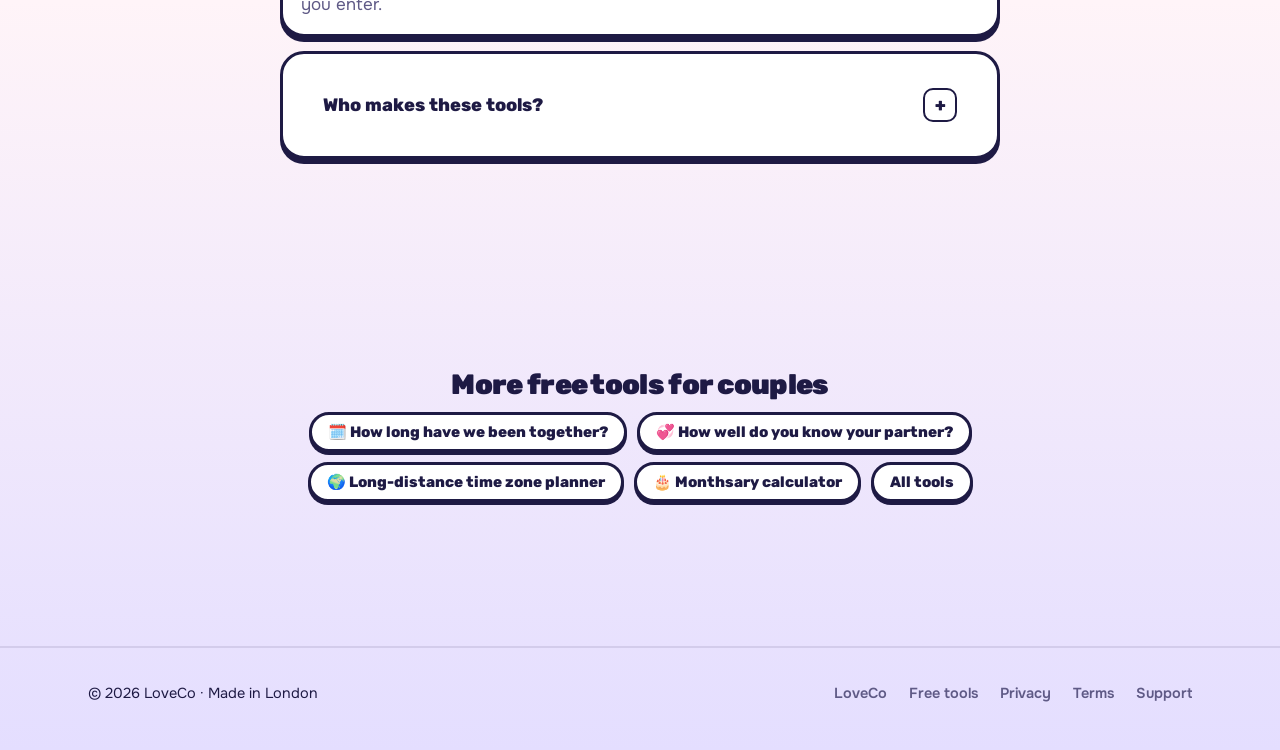
<file: tools/index.html>
<!DOCTYPE html>
<html lang="en">
<head>
<meta charset="UTF-8">
<meta name="viewport" content="width=device-width, initial-scale=1">
<title>Free Tools for Couples: Quizzes, Calculators and Planners | LoveCo</title>
<meta name="description" content="Free tools for couples: days together counter, partner quiz, long-distance time zone planner and monthsary calculator. No sign-up.">
<link rel="canonical" href="https://getloveco.com/tools/">
<meta property="og:title" content="Free tools for couples">
<meta property="og:description" content="Free tools for couples: days together counter, partner quiz, long-distance time zone planner and monthsary calculator. No sign-up.">
<meta property="og:url" content="https://getloveco.com/tools/">
<meta property="og:type" content="website">
<meta name="theme-color" content="#E4DEFF">
<meta name="apple-itunes-app" content="app-id=6757470996">
<link rel="icon" href="data:image/svg+xml,%3Csvg xmlns='http://www.w3.org/2000/svg' viewBox='0 0 100 100'%3E%3Ctext y='.9em' font-size='88'%3E%F0%9F%95%8A%EF%B8%8F%3C/text%3E%3C/svg%3E">
<script>(function(u,d){d.className+=/Android/i.test(u)?' os-android':/iPhone|iPad|iPod/i.test(u)?' os-ios':' os-other'})(navigator.userAgent||'',document.documentElement)</script>
<link rel="stylesheet" href="/site.css?v=20261110a">
<link rel="stylesheet" href="/tools.css?v=20261110a">
<style>
.cards{max-width:820px;margin:30px auto 0;display:grid;grid-template-columns:repeat(auto-fit,minmax(240px,1fr));gap:16px}
.card{display:grid;gap:8px;padding:22px;text-decoration:none;color:var(--ink)}
.card .e{font-size:34px}
.card h2{font-size:24px}
.card p{color:var(--sub);margin:0}
.card:hover{transform:translateY(-2px)}
</style>
</head>
<body data-tool="hub">

<nav class="nav" id="nav">
  <div class="wrap">
    <a class="logo" href="/" aria-label="LoveCo home"><span>Love<em>Co</em></span></a>
    <a class="btn" href="https://apps.apple.com/app/loveco/id6757470996">Get LoveCo</a>
  </div>
</nav>

<main>
  <div class="wrap">
    <div class="tool-head">
      <span class="kick">Free · no sign-up</span>
      <h1>Free tools for couples</h1>
      <p class="lede">Little calculators and quizzes for the two of you. They run in your browser and save nothing.</p>
    </div>
    <section class="cards" aria-label="Tools"><a class="card stk-card" href="/how-long-have-we-been-together/"><span class="e">🗓️</span><h2>How long have we been together?</h2><p>Days, weeks and months together, plus your next milestone.</p></a><a class="card stk-card" href="/how-well-do-you-know-your-partner/"><span class="e">💞</span><h2>How well do you know your partner?</h2><p>Answer 10 questions about you, send the link, see their score.</p></a><a class="card stk-card" href="/long-distance-time-zone-planner/"><span class="e">🌍</span><h2>Long-distance time zone planner</h2><p>Both clocks, the time difference and the best times to call.</p></a><a class="card stk-card" href="/monthsary-calculator/"><span class="e">🎂</span><h2>Monthsary calculator</h2><p>Which monthsary is next, and the exact date.</p></a></section>
    <section class="bridge stk-card" aria-label="LoveCo">
      <h2>Made by LoveCo.</h2>
      <p>LoveCo is a couples app for the little moments in between: doodles that land on your partner's Home Screen, a daily question you open together and quick games about each other. Free on the App Store and Google Play.</p>
      <div class="stores"><a class="appstore" href="https://apps.apple.com/app/loveco/id6757470996" aria-label="Download LoveCo on the App Store"><svg viewBox="0 0 24 24" aria-hidden="true"><path d="M16.37 12.62c-.02-2.3 1.88-3.4 1.96-3.46-1.07-1.56-2.73-1.78-3.32-1.8-1.41-.14-2.76.83-3.47.83-.72 0-1.82-.81-2.99-.79-1.54.02-2.96.9-3.75 2.27-1.6 2.78-.41 6.89 1.15 9.14.76 1.1 1.67 2.34 2.86 2.3 1.15-.05 1.58-.74 2.97-.74 1.38 0 1.78.74 2.99.72 1.24-.02 2.02-1.12 2.77-2.23.87-1.28 1.23-2.52 1.25-2.58-.03-.01-2.4-.92-2.42-3.66zM14.1 5.86c.63-.77 1.06-1.83.94-2.89-.91.04-2.02.61-2.67 1.37-.58.67-1.1 1.76-.96 2.8 1.02.08 2.05-.52 2.69-1.28z"/></svg><span><small>Download on the</small><b>App Store</b></span></a><a class="appstore gp" href="https://play.google.com/store/apps/details?id=com.loveco" aria-label="Get LoveCo on Google Play"><svg viewBox="0 0 24 24" aria-hidden="true"><path d="M4.2 2.6c-.3.3-.45.75-.45 1.3v16.2c0 .55.15 1 .45 1.3l.07.07 9.08-9.08v-.2L4.27 2.53l-.07.07z"/><path d="M16.37 15.3l-3.02-3.03v-.2l3.02-3.03.07.04 3.58 2.03c1.02.58 1.02 1.53 0 2.11l-3.58 2.04-.07.04z"/><path d="M16.44 15.26L13.35 12.17 4.2 21.32c.34.36.9.4 1.53.05l10.71-6.11"/><path d="M16.44 9.08L5.73 2.98C5.1 2.62 4.54 2.67 4.2 3.03l9.15 9.14 3.09-3.09z"/></svg><span><small>Get it on</small><b>Google Play</b></span></a></div>
    </section>

    <section class="faq" aria-label="Questions">
      <h2>Questions couples ask</h2>
      <details class="stk-card" open><summary>Are these couples tools free?</summary><p>Yes. No sign-up and no app needed. They run in your browser and don&#x27;t store what you enter.</p></details>
<details class="stk-card"><summary>Who makes these tools?</summary><p>LoveCo, a couples app made in London. We build small tools for the questions couples search for, like how long you&#x27;ve been together or the best time to call across time zones.</p></details>
    </section>
    <section class="more" aria-label="More free tools">
      <h2>More free tools for couples</h2>
      <ul><li><a href="/how-long-have-we-been-together/">🗓️ How long have we been together?</a></li><li><a href="/how-well-do-you-know-your-partner/">💞 How well do you know your partner?</a></li><li><a href="/long-distance-time-zone-planner/">🌍 Long-distance time zone planner</a></li><li><a href="/monthsary-calculator/">🎂 Monthsary calculator</a></li><li><a href="/tools/">All tools</a></li></ul>
    </section>
  </div>
</main>

<footer>
  <div class="wrap">
    <span>© 2026 LoveCo · Made in London</span>
    <ul><li><a href="/">LoveCo</a></li><li><a href="/tools/">Free tools</a></li><li><a href="/privacy.html">Privacy</a></li><li><a href="/terms.html">Terms</a></li><li><a href="/support.html">Support</a></li></ul>
  </div>
</footer>

<script type="application/ld+json">
{"@context": "https://schema.org", "@type": "FAQPage", "mainEntity": [{"@type": "Question", "name": "Are these couples tools free?", "acceptedAnswer": {"@type": "Answer", "text": "Yes. No sign-up and no app needed. They run in your browser and don't store what you enter."}}, {"@type": "Question", "name": "Who makes these tools?", "acceptedAnswer": {"@type": "Answer", "text": "LoveCo, a couples app made in London. We build small tools for the questions couples search for, like how long you've been together or the best time to call across time zones."}}]}
</script>
<script src="/track.js?v=20261110a"></script>
<script>

</script>
</body>
</html>
</file>
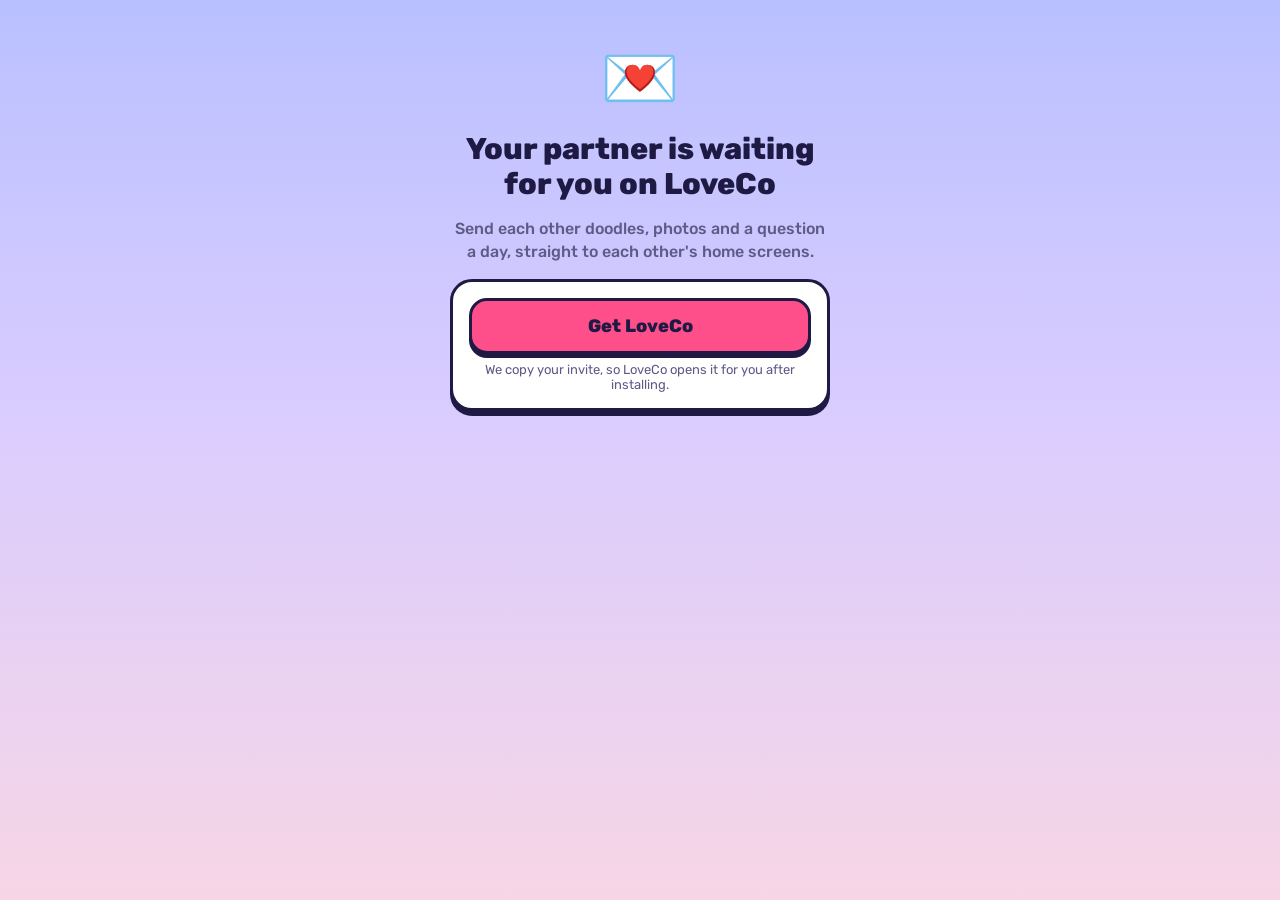
<file: invite.html>
<!DOCTYPE html>
<html lang="en">
<head>
<meta charset="UTF-8">
<meta name="viewport" content="width=device-width, initial-scale=1.0">
<title>You're invited to LoveCo</title>
<meta name="description" content="Your partner invited you to LoveCo: doodles, photos and a question a day, straight to each other's home screens.">
<meta name="robots" content="noindex">
<link rel="preconnect" href="https://fonts.googleapis.com">
<link href="https://fonts.googleapis.com/css2?family=Rubik:wght@500;700;800&display=swap" rel="stylesheet">
<link rel="icon" href="data:image/svg+xml,<svg xmlns='http://www.w3.org/2000/svg' viewBox='0 0 100 100'><text y='.9em' font-size='90'>💌</text></svg>">
<style>
  :root { --ink:#1E1A44; --sub:#5F5A86; --pink:#FF4F8B; }
  * { box-sizing: border-box; }
  body { margin:0; min-height:100vh; font-family:'Rubik',system-ui,sans-serif; color:var(--ink);
         background:linear-gradient(180deg,#B9C0FF 0%,#D9CCFF 45%,#F7D6E6 100%); display:flex; justify-content:center; }
  .wrap { width:100%; max-width:420px; padding:40px 20px 32px; display:flex; flex-direction:column; gap:16px; }
  .env { font-size:64px; text-align:center; }
  h1 { font-weight:800; font-size:30px; line-height:1.15; margin:0; text-align:center; }
  p { font-weight:500; color:var(--sub); font-size:16px; line-height:1.45; margin:0; text-align:center; }
  .card { background:#fff; border:3px solid var(--ink); border-radius:22px; box-shadow:0 5px 0 var(--ink); padding:16px; }
  .step { font-weight:700; font-size:13px; color:var(--sub); margin-bottom:8px; }
  .btn { display:block; width:100%; text-align:center; text-decoration:none; font-weight:800; font-size:18px; color:var(--ink);
         background:var(--pink); border:3px solid var(--ink); border-radius:18px; box-shadow:0 4px 0 var(--ink); padding:14px; cursor:pointer; font-family:inherit; }
  .btn.alt { background:#fff; }
  .note { font-size:13px; min-height:18px; color:var(--sub); text-align:center; margin-top:8px; }
  .small { font-size:13.5px; }
</style>
</head>
<body>
<div class="wrap">
  <div class="env">💌</div>
  <h1>Your partner is waiting for you on LoveCo</h1>
  <p>Send each other doodles, photos and a question a day, straight to each other's home screens.</p>
  <div class="card">
    <button class="btn" id="get">Get LoveCo</button>
    <div class="note" id="copied">We copy your invite, so LoveCo opens it for you after installing.</div>
  </div>
  <p class="small">Already have LoveCo? <a href="#" id="open" style="color:var(--ink);font-weight:700">Open my invite</a></p>
  <p class="small" id="first" style="display:none;color:var(--ink);font-weight:700">Get LoveCo first, then come back and tap here. Your invite is waiting.</p>
</div>
<script>
(function () {
  var APP_STORE = "https://apps.apple.com/app/loveco/id6757470996";
  var t = new URLSearchParams(location.search).get("t") || "";
  if (!/^[A-Za-z0-9]{6,16}$/.test(t)) t = "";
  var link = t ? "https://getloveco.com/pair/" + t : "";
  // invite_link_opened (web, MEASUREMENT.md). Counts only: no names, no content. 4.1.1 (T035): invite_ref (first 12 hex of SHA-256 of
  // the token, as the apps and the invite page function) joins it to the inviter's invite_shared and the joiner's events; the token
  // itself no longer goes to PostHog (it was the distinct_id).
  function send(ref) {
    try {
      fetch("https://us.i.posthog.com/capture/", { method: "POST", headers: { "Content-Type": "application/json" }, keepalive: true,
        body: JSON.stringify({ api_key: "phc_rEZVZE4tebhaqsbaAHk4pAmu4sqx43abPQZCAMueVZCg", event: "invite_link_opened",
          distinct_id: "web-" + (ref || "none"), properties: { has_token: !!t, invite_ref: ref, page: "static", device_os: /Android/i.test(navigator.userAgent || "") ? "android" : /iPhone|iPad|iPod/i.test(navigator.userAgent || "") ? "ios" : "other", $current_url: location.origin + location.pathname } }) });
    } catch (e) {}
  }
  if (t && window.crypto && crypto.subtle && window.TextEncoder) {
    crypto.subtle.digest("SHA-256", new TextEncoder().encode(t)).then(function (b) {
      send(Array.prototype.map.call(new Uint8Array(b), function (x) { return ("0" + x.toString(16)).slice(-2); }).join("").slice(0, 12));
    }).catch(function () { send(null); });
  } else { send(null); }
  var open = document.getElementById("open");
  if (!t) open.parentNode.style.display = "none";
  // Custom scheme (a universal link tapped on its own domain just reloads this page). Without the app
  // installed nothing happens, so after a moment we say so instead of leaving a dead end.
  open.addEventListener("click", function (e) {
    e.preventDefault();
    location.href = "loveco://pair/" + t;
    setTimeout(function () { if (!document.hidden) document.getElementById("first").style.display = "block"; }, 1500);
  });
  // Android: go to Google Play and carry the invite in the install referrer. The Android app reads
  // "pair=<token>" on first launch (InstallReferrer.kt), the same job the clipboard does on iPhone.
  var ANDROID = /Android/i.test(navigator.userAgent || "");
  var PLAY = "https://play.google.com/store/apps/details?id=com.loveco" + (t ? "&referrer=" + encodeURIComponent("pair=" + t) : "");
  if (ANDROID) document.getElementById("copied").textContent = "Your invite comes with you, so LoveCo opens it after installing.";
  document.getElementById("get").addEventListener("click", function () {
    if (ANDROID) { location.href = PLAY; return; }
    var go = function () { location.href = APP_STORE; };
    if (link && navigator.clipboard) {
      navigator.clipboard.writeText(link).then(function () {
        document.getElementById("copied").textContent = "Invite copied. See you inside 💛";
        setTimeout(go, 500);
      }).catch(go);
    } else { go(); }
  });
})();
</script>
</body>
</html>
</file>
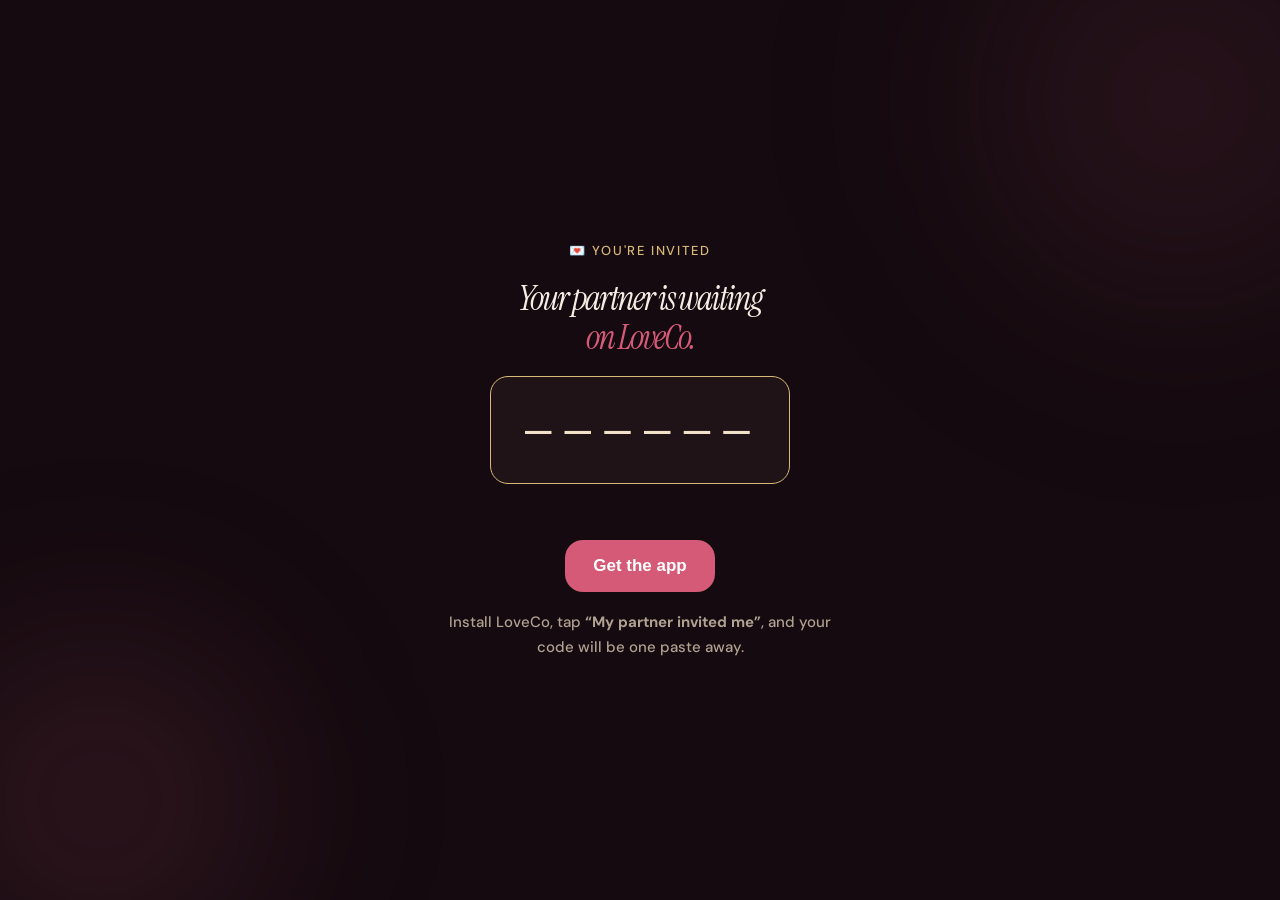
<file: pair.html>
<!DOCTYPE html>
<html lang="en">
<head>
    <meta charset="UTF-8">
    <meta name="viewport" content="width=device-width, initial-scale=1.0">
    <title>You're invited — LoveCo</title>
    <meta name="description" content="Your partner invited you to pair on LoveCo. Grab your code and join them.">
    <meta name="robots" content="noindex">
    <link rel="stylesheet" href="style.css">
    <link rel="icon" type="image/svg+xml" href="data:image/svg+xml,<svg xmlns='http://www.w3.org/2000/svg' viewBox='0 0 100 100'><text y='.9em' font-size='90'>💕</text></svg>">
    <style>
        .pair-wrap {
            min-height: 100vh;
            display: flex;
            flex-direction: column;
            align-items: center;
            justify-content: center;
            text-align: center;
            padding: 24px;
            gap: 18px;
        }
        .pair-badge {
            font-size: 13px;
            letter-spacing: 0.14em;
            text-transform: uppercase;
            color: var(--gold, #D9B976);
        }
        .pair-title { font-size: 34px; line-height: 1.15; margin: 0; }
        .pair-title span { color: var(--rose, #D45A78); }
        .pair-code {
            font-family: "SF Mono", ui-monospace, Menlo, monospace;
            font-size: 44px;
            letter-spacing: 0.3em;
            padding: 18px 26px 18px 34px;
            border-radius: 18px;
            background: var(--bg-raised, #1F1318);
            border: 1px solid var(--gold, #D9B976);
            color: var(--cream, #F2E1C9);
        }
        .pair-hint { color: var(--cream, #F2E1C9); opacity: 0.7; max-width: 420px; font-size: 15px; }
        .pair-cta {
            display: inline-block;
            background: var(--rose, #D45A78);
            color: #fff;
            font-weight: 600;
            font-size: 17px;
            padding: 16px 28px;
            border-radius: 18px;
            border: none;
            cursor: pointer;
            text-decoration: none;
        }
        .pair-copied { color: var(--gold, #D9B976); font-size: 14px; min-height: 20px; }
        .pair-open-app { color: var(--rose, #D45A78); font-size: 15px; text-decoration: underline; }
    </style>
</head>
<body>

<div class="pair-wrap">
    <div class="pair-badge">💌 You're invited</div>
    <h1 class="pair-title">Your partner is waiting<br><span>on LoveCo.</span></h1>

    <div class="pair-code" id="code">······</div>
    <div class="pair-copied" id="copied"></div>

    <button class="pair-cta" id="cta">Copy code &amp; get the app</button>
    <p class="pair-hint">Install LoveCo, tap <strong>“My partner invited me”</strong>, and your code will be one paste away.</p>

    <a class="pair-open-app" id="openApp" href="#" style="display:none">Already have the app? Open it</a>
</div>

<script>
(function () {
    var APP_STORE = "https://apps.apple.com/app/loveco/id6757470996";

    // Code arrives as ?c=483920 (primary) or /pair/483920 (future-proofing).
    var code = new URLSearchParams(location.search).get("c") || "";
    if (!/^\d{6}$/.test(code)) {
        var m = location.pathname.match(/\d{6}/);
        code = m ? m[0] : "";
    }

    var codeEl = document.getElementById("code");
    var cta = document.getElementById("cta");
    var copied = document.getElementById("copied");
    var openApp = document.getElementById("openApp");

    if (code) {
        codeEl.textContent = code;
        // Custom scheme, NOT the universal link: tapping a universal
        // link on the same page in Safari just reloads the page. The
        // loveco:// scheme hands off to the app directly (and no-ops
        // if the app isn't installed).
        openApp.style.display = "inline";
        openApp.href = "loveco://pair?c=" + code;
    } else {
        codeEl.textContent = "——————";
        cta.textContent = "Get the app";
    }

    cta.addEventListener("click", function () {
        if (code && navigator.clipboard) {
            navigator.clipboard.writeText(code).then(function () {
                copied.textContent = "Code copied — see you inside 💛";
            }).catch(function () {});
        }
        // Small delay so the copy lands before we leave the page.
        setTimeout(function () { location.href = /Android/i.test(navigator.userAgent || "") ? "https://play.google.com/store/apps/details?id=com.loveco" : APP_STORE; }, 350);
    });
})();
</script>

</body>
</html>
</file>
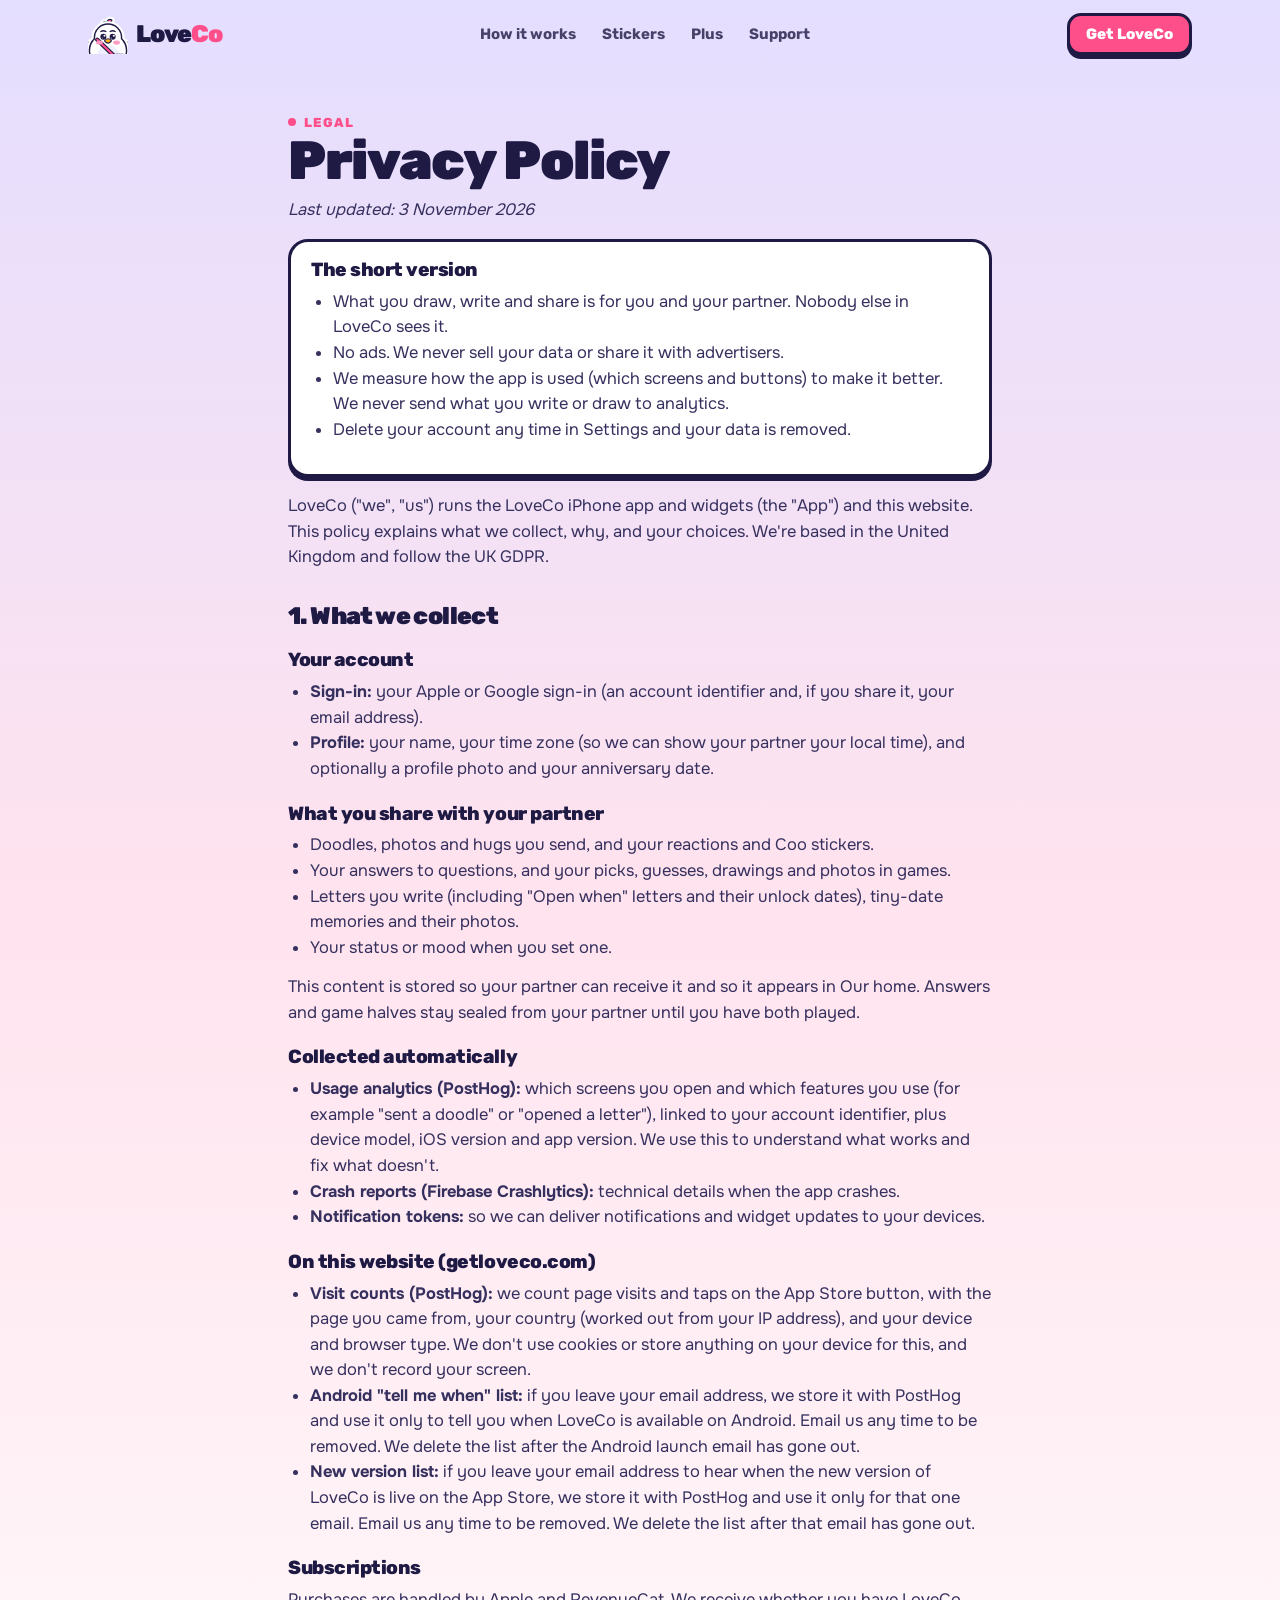
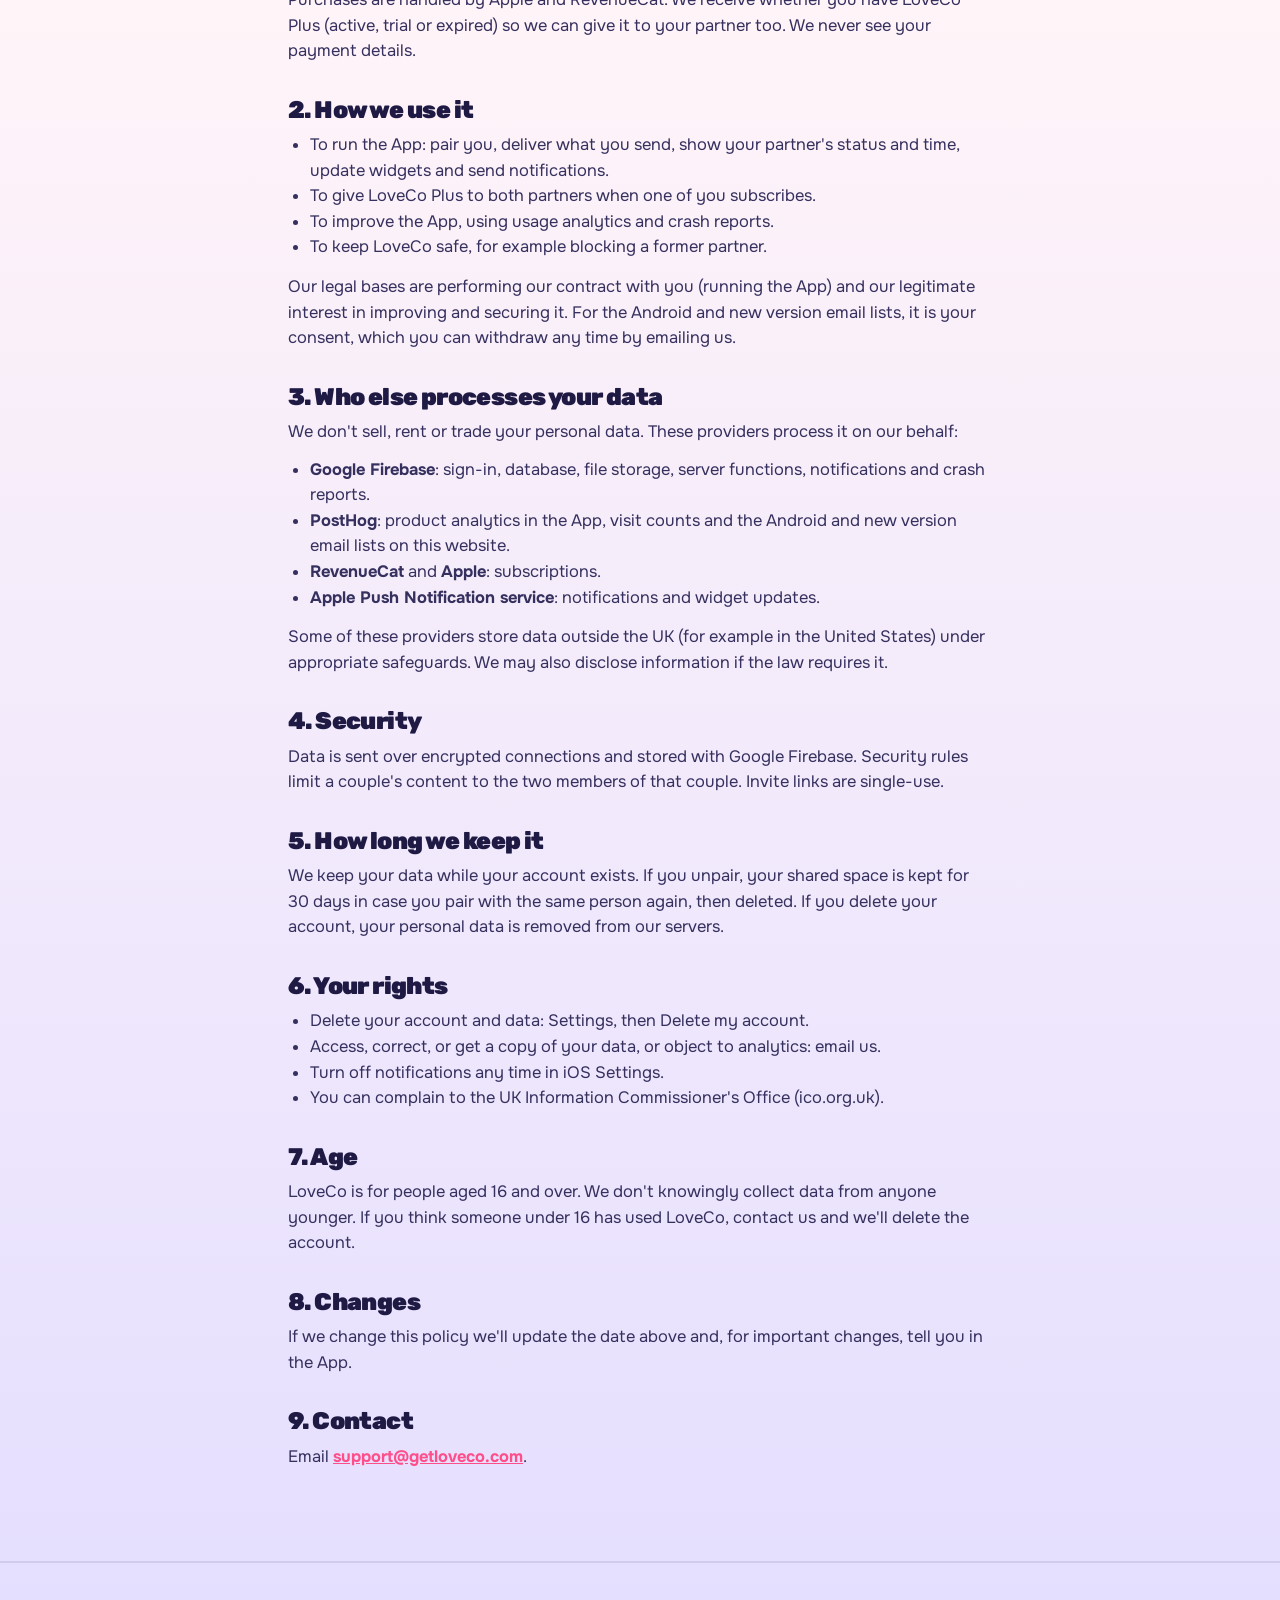
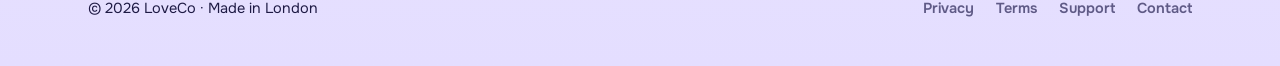
<file: privacy.html>
<!DOCTYPE html>
<html lang="en"><head><meta charset="UTF-8"><meta name="viewport" content="width=device-width, initial-scale=1">
<title>Privacy Policy · LoveCo</title><meta name="description" content="How LoveCo handles your data: what we collect, why, who processes it, and how to delete it."><meta name="theme-color" content="#E4DEFF">
<link rel="icon" href="data:image/svg+xml,%3Csvg xmlns='http://www.w3.org/2000/svg' viewBox='0 0 100 100'%3E%3Ctext y='.9em' font-size='88'%3E%F0%9F%95%8A%EF%B8%8F%3C/text%3E%3C/svg%3E">
<link rel="stylesheet" href="site.css"></head><body>
<nav class="nav" id="nav"><div class="wrap">
  <a class="logo" href="/" aria-label="LoveCo home"><span data-coo="head" aria-hidden="true"></span><span>Love<em>Co</em></span></a>
  <ul><li><a href="/#how">How it works</a></li><li><a href="/#stickers">Stickers</a></li><li><a href="/#plus">Plus</a></li><li><a href="support.html">Support</a></li></ul>
  <a class="btn" href="https://apps.apple.com/app/loveco/id6757470996">Get LoveCo</a></div></nav>
<main class="doc">

<span class="kick">Legal</span>
<h1>Privacy Policy</h1>
<p><em>Last updated: 3 November 2026</em></p>
<div class="box">
<h3 style="margin-top:0">The short version</h3>
<ul>
<li>What you draw, write and share is for you and your partner. Nobody else in LoveCo sees it.</li>
<li>No ads. We never sell your data or share it with advertisers.</li>
<li>We measure how the app is used (which screens and buttons) to make it better. We never send what you write or draw to analytics.</li>
<li>Delete your account any time in Settings and your data is removed.</li>
</ul></div>

<p>LoveCo ("we", "us") runs the LoveCo iPhone app and widgets (the "App") and this website. This policy explains what we collect, why, and your choices. We're based in the United Kingdom and follow the UK GDPR.</p>

<h2>1. What we collect</h2>
<h3>Your account</h3>
<ul>
<li><strong>Sign-in:</strong> your Apple or Google sign-in (an account identifier and, if you share it, your email address).</li>
<li><strong>Profile:</strong> your name, your time zone (so we can show your partner your local time), and optionally a profile photo and your anniversary date.</li>
</ul>
<h3>What you share with your partner</h3>
<ul>
<li>Doodles, photos and hugs you send, and your reactions and Coo stickers.</li>
<li>Your answers to questions, and your picks, guesses, drawings and photos in games.</li>
<li>Letters you write (including "Open when" letters and their unlock dates), tiny-date memories and their photos.</li>
<li>Your status or mood when you set one.</li>
</ul>
<p>This content is stored so your partner can receive it and so it appears in Our home. Answers and game halves stay sealed from your partner until you have both played.</p>
<h3>Collected automatically</h3>
<ul>
<li><strong>Usage analytics (PostHog):</strong> which screens you open and which features you use (for example "sent a doodle" or "opened a letter"), linked to your account identifier, plus device model, iOS version and app version. We use this to understand what works and fix what doesn't.</li>
<li><strong>Crash reports (Firebase Crashlytics):</strong> technical details when the app crashes.</li>
<li><strong>Notification tokens:</strong> so we can deliver notifications and widget updates to your devices.</li>
</ul>
<h3>On this website (getloveco.com)</h3>
<ul>
<li><strong>Visit counts (PostHog):</strong> we count page visits and taps on the App Store button, with the page you came from, your country (worked out from your IP address), and your device and browser type. We don't use cookies or store anything on your device for this, and we don't record your screen.</li>
<li><strong>Android "tell me when" list:</strong> if you leave your email address, we store it with PostHog and use it only to tell you when LoveCo is available on Android. Email us any time to be removed. We delete the list after the Android launch email has gone out.</li>
<li><strong>New version list:</strong> if you leave your email address to hear when the new version of LoveCo is live on the App Store, we store it with PostHog and use it only for that one email. Email us any time to be removed. We delete the list after that email has gone out.</li>
</ul>
<h3>Subscriptions</h3>
<p>Purchases are handled by Apple and RevenueCat. We receive whether you have LoveCo Plus (active, trial or expired) so we can give it to your partner too. We never see your payment details.</p>

<h2>2. How we use it</h2>
<ul>
<li>To run the App: pair you, deliver what you send, show your partner's status and time, update widgets and send notifications.</li>
<li>To give LoveCo Plus to both partners when one of you subscribes.</li>
<li>To improve the App, using usage analytics and crash reports.</li>
<li>To keep LoveCo safe, for example blocking a former partner.</li>
</ul>
<p>Our legal bases are performing our contract with you (running the App) and our legitimate interest in improving and securing it. For the Android and new version email lists, it is your consent, which you can withdraw any time by emailing us.</p>

<h2>3. Who else processes your data</h2>
<p>We don't sell, rent or trade your personal data. These providers process it on our behalf:</p>
<ul>
<li><strong>Google Firebase</strong>: sign-in, database, file storage, server functions, notifications and crash reports.</li>
<li><strong>PostHog</strong>: product analytics in the App, visit counts and the Android and new version email lists on this website.</li>
<li><strong>RevenueCat</strong> and <strong>Apple</strong>: subscriptions.</li>
<li><strong>Apple Push Notification service</strong>: notifications and widget updates.</li>
</ul>
<p>Some of these providers store data outside the UK (for example in the United States) under appropriate safeguards. We may also disclose information if the law requires it.</p>

<h2>4. Security</h2>
<p>Data is sent over encrypted connections and stored with Google Firebase. Security rules limit a couple's content to the two members of that couple. Invite links are single-use.</p>

<h2>5. How long we keep it</h2>
<p>We keep your data while your account exists. If you unpair, your shared space is kept for 30 days in case you pair with the same person again, then deleted. If you delete your account, your personal data is removed from our servers.</p>

<h2>6. Your rights</h2>
<ul>
<li>Delete your account and data: Settings, then Delete my account.</li>
<li>Access, correct, or get a copy of your data, or object to analytics: email us.</li>
<li>Turn off notifications any time in iOS Settings.</li>
<li>You can complain to the UK Information Commissioner's Office (ico.org.uk).</li>
</ul>

<h2>7. Age</h2>
<p>LoveCo is for people aged 16 and over. We don't knowingly collect data from anyone younger. If you think someone under 16 has used LoveCo, contact us and we'll delete the account.</p>

<h2>8. Changes</h2>
<p>If we change this policy we'll update the date above and, for important changes, tell you in the App.</p>

<h2>9. Contact</h2>
<p>Email <a href="mailto:support@getloveco.com">support@getloveco.com</a>.</p>

</main>
<footer><div class="wrap"><span>© 2026 LoveCo · Made in London</span>
  <ul><li><a href="privacy.html">Privacy</a></li><li><a href="terms.html">Terms</a></li><li><a href="support.html">Support</a></li><li><a href="mailto:support@getloveco.com">Contact</a></li></ul></div></footer>
<script src="coo.js"></script><script>(function(){var C=window.Coo;document.querySelectorAll('[data-coo="head"]').forEach(function(e){e.innerHTML='<svg class="cupid" viewBox="44 26 112 104" aria-hidden="true">'+C.coo({face:'happy',noFx:true})+'</svg>'});var n=document.getElementById('nav');addEventListener('scroll',function(){n.classList.toggle('scrolled',scrollY>10)},{passive:true})})();</script>
</body></html>
</file>
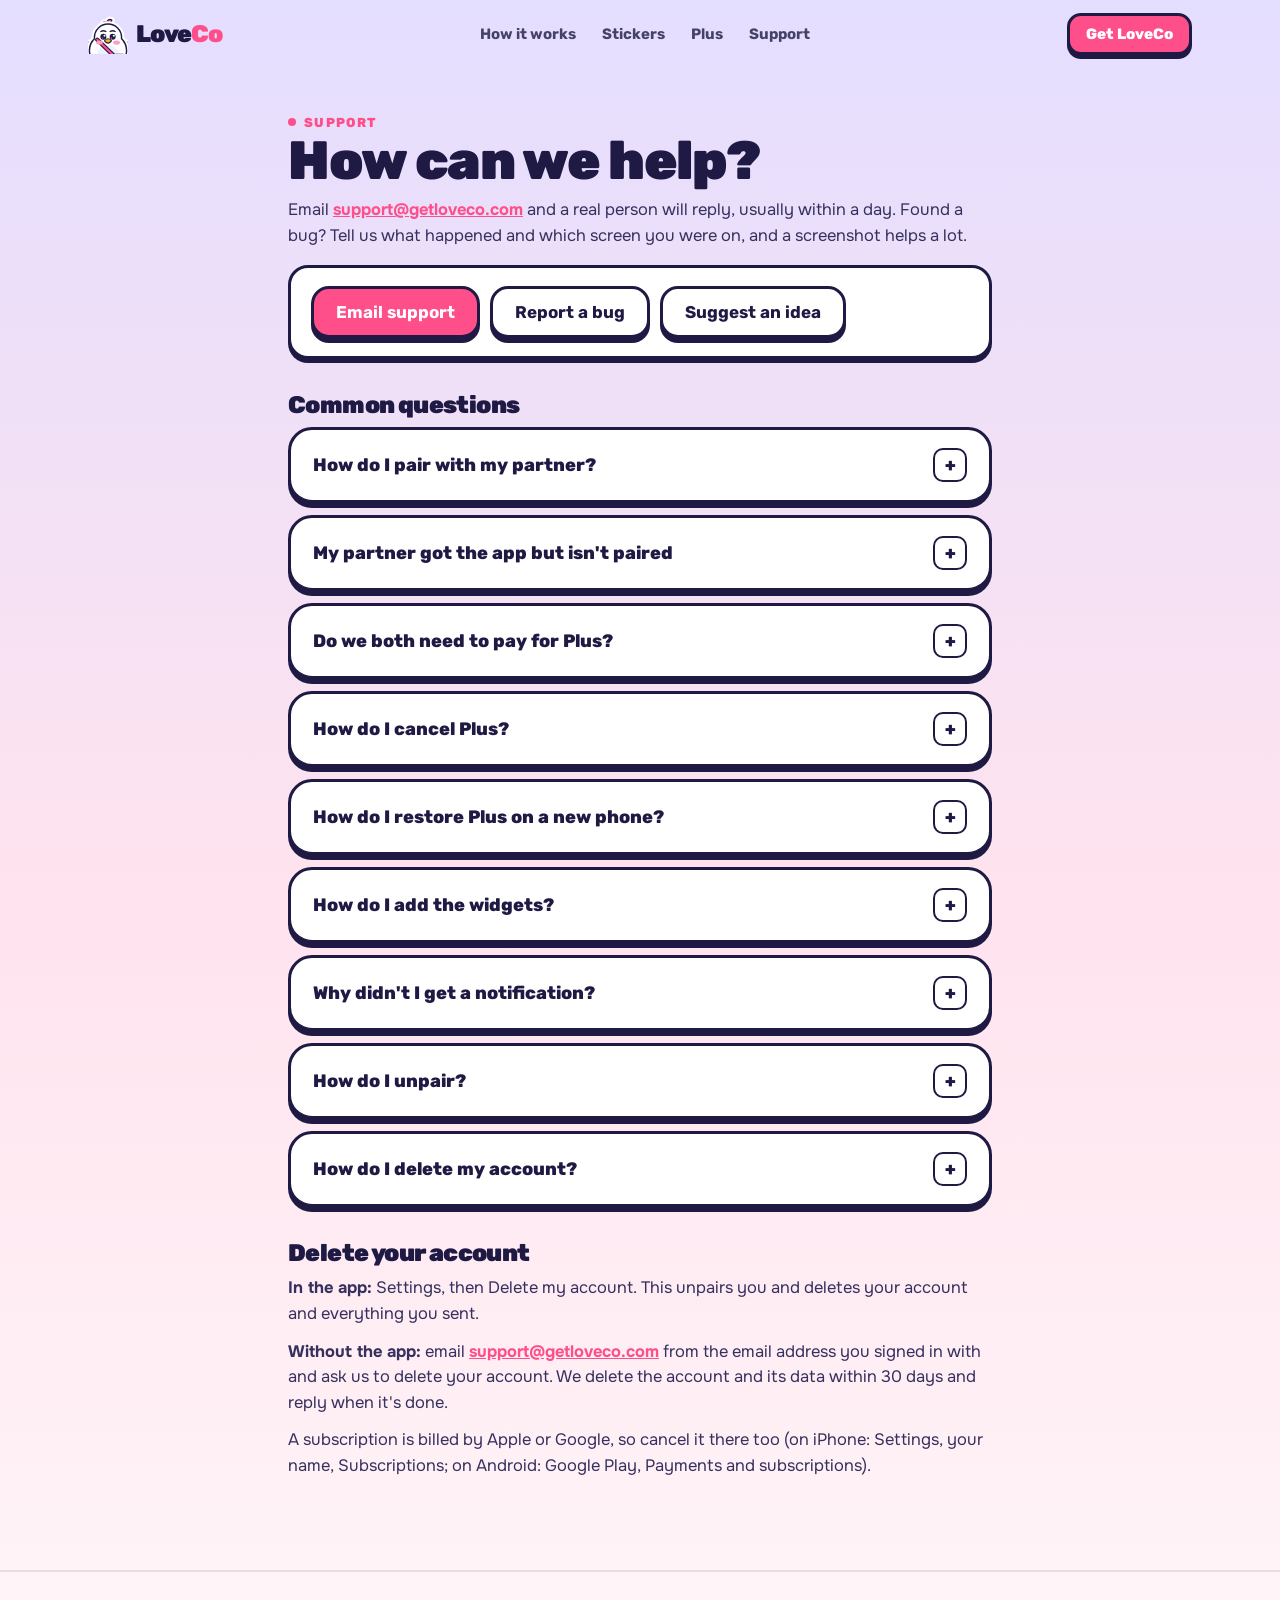
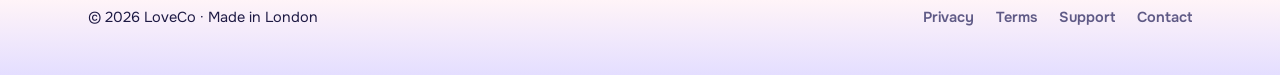
<file: support.html>
<!DOCTYPE html>
<html lang="en"><head><meta charset="UTF-8"><meta name="viewport" content="width=device-width, initial-scale=1">
<title>Support · LoveCo</title><meta name="description" content="Get help with LoveCo: pairing, Plus, widgets, notifications and your account."><meta name="theme-color" content="#E4DEFF">
<link rel="icon" href="data:image/svg+xml,%3Csvg xmlns='http://www.w3.org/2000/svg' viewBox='0 0 100 100'%3E%3Ctext y='.9em' font-size='88'%3E%F0%9F%95%8A%EF%B8%8F%3C/text%3E%3C/svg%3E">
<link rel="stylesheet" href="site.css"></head><body>
<nav class="nav" id="nav"><div class="wrap">
  <a class="logo" href="/" aria-label="LoveCo home"><span data-coo="head" aria-hidden="true"></span><span>Love<em>Co</em></span></a>
  <ul><li><a href="/#how">How it works</a></li><li><a href="/#stickers">Stickers</a></li><li><a href="/#plus">Plus</a></li><li><a href="support.html">Support</a></li></ul>
  <a class="btn" href="https://apps.apple.com/app/loveco/id6757470996">Get LoveCo</a></div></nav>
<main class="doc">

<span class="kick">Support</span>
<h1>How can we help?</h1>
<p>Email <a href="mailto:support@getloveco.com">support@getloveco.com</a> and a real person will reply, usually within a day. Found a bug? Tell us what happened and which screen you were on, and a screenshot helps a lot.</p>
<div class="box" style="display:flex;flex-wrap:wrap;gap:10px"><a class="btn" href="mailto:support@getloveco.com?subject=LoveCo%20help">Email support</a><a class="btn alt" href="mailto:support@getloveco.com?subject=LoveCo%20bug">Report a bug</a><a class="btn alt" href="mailto:support@getloveco.com?subject=LoveCo%20idea">Suggest an idea</a></div>
<h2>Common questions</h2>
<div class="faq" style="margin:0"><details class="stk-card"><summary>How do I pair with my partner?</summary><div class="ans-body">Open LoveCo, draw your partner a first doodle and send your invite link (Messages, WhatsApp, anything). When they tap it, they get the app and you're paired. Coo hatches for both of you.</div></details><details class="stk-card"><summary>My partner got the app but isn't paired</summary><div class="ans-body">Ask them to tap your invite link again after installing. If it still doesn't work, send a fresh invite from the app.</div></details><details class="stk-card"><summary>Do we both need to pay for Plus?</summary><div class="ans-body">No. One subscription covers both of you while you're paired.</div></details><details class="stk-card"><summary>How do I cancel Plus?</summary><div class="ans-body">iOS Settings, then your name, then Subscriptions, then LoveCo. Plus stays active until the end of the period you've paid for.</div></details><details class="stk-card"><summary>How do I restore Plus on a new phone?</summary><div class="ans-body">Sign in with the same Apple or Google account you used before, then go to Settings and tap Restore purchase.</div></details><details class="stk-card"><summary>How do I add the widgets?</summary><div class="ans-body">Home Screen: long-press an empty area, tap Edit, then Add Widget, and search for LoveCo. Lock Screen: long-press the Lock Screen, tap Customize, then the widget area. Widgets update when something new arrives and through the day.</div></details><details class="stk-card"><summary>Why didn't I get a notification?</summary><div class="ans-body">Check iOS Settings, then Notifications, then LoveCo. LoveCo sends at most a couple of Coo reminders a day and none at night, but things your partner sends always arrive.</div></details><details class="stk-card"><summary>How do I unpair?</summary><div class="ans-body">Settings, then Unpair. You'll see exactly what happens before anything changes. If you pair with the same person again within 30 days, your shared space comes back. You can also block a former partner there.</div></details><details class="stk-card"><summary>How do I delete my account?</summary><div class="ans-body">Settings, then Delete my account. Cancel any subscription in iOS Settings too, since Apple bills it separately.</div></details></div>
<h2 id="delete-account">Delete your account</h2>
<p><strong>In the app:</strong> Settings, then Delete my account. This unpairs you and deletes your account and everything you sent.</p>
<p><strong>Without the app:</strong> email <a href="mailto:support@getloveco.com?subject=Delete%20my%20account">support@getloveco.com</a> from the email address you signed in with and ask us to delete your account. We delete the account and its data within 30 days and reply when it's done.</p>
<p>A subscription is billed by Apple or Google, so cancel it there too (on iPhone: Settings, your name, Subscriptions; on Android: Google Play, Payments and subscriptions).</p>

</main>
<footer><div class="wrap"><span>© 2026 LoveCo · Made in London</span>
  <ul><li><a href="privacy.html">Privacy</a></li><li><a href="terms.html">Terms</a></li><li><a href="support.html">Support</a></li><li><a href="mailto:support@getloveco.com">Contact</a></li></ul></div></footer>
<script src="coo.js"></script><script>(function(){var C=window.Coo;document.querySelectorAll('[data-coo="head"]').forEach(function(e){e.innerHTML='<svg class="cupid" viewBox="44 26 112 104" aria-hidden="true">'+C.coo({face:'happy',noFx:true})+'</svg>'});var n=document.getElementById('nav');addEventListener('scroll',function(){n.classList.toggle('scrolled',scrollY>10)},{passive:true})})();</script>
</body></html>
</file>
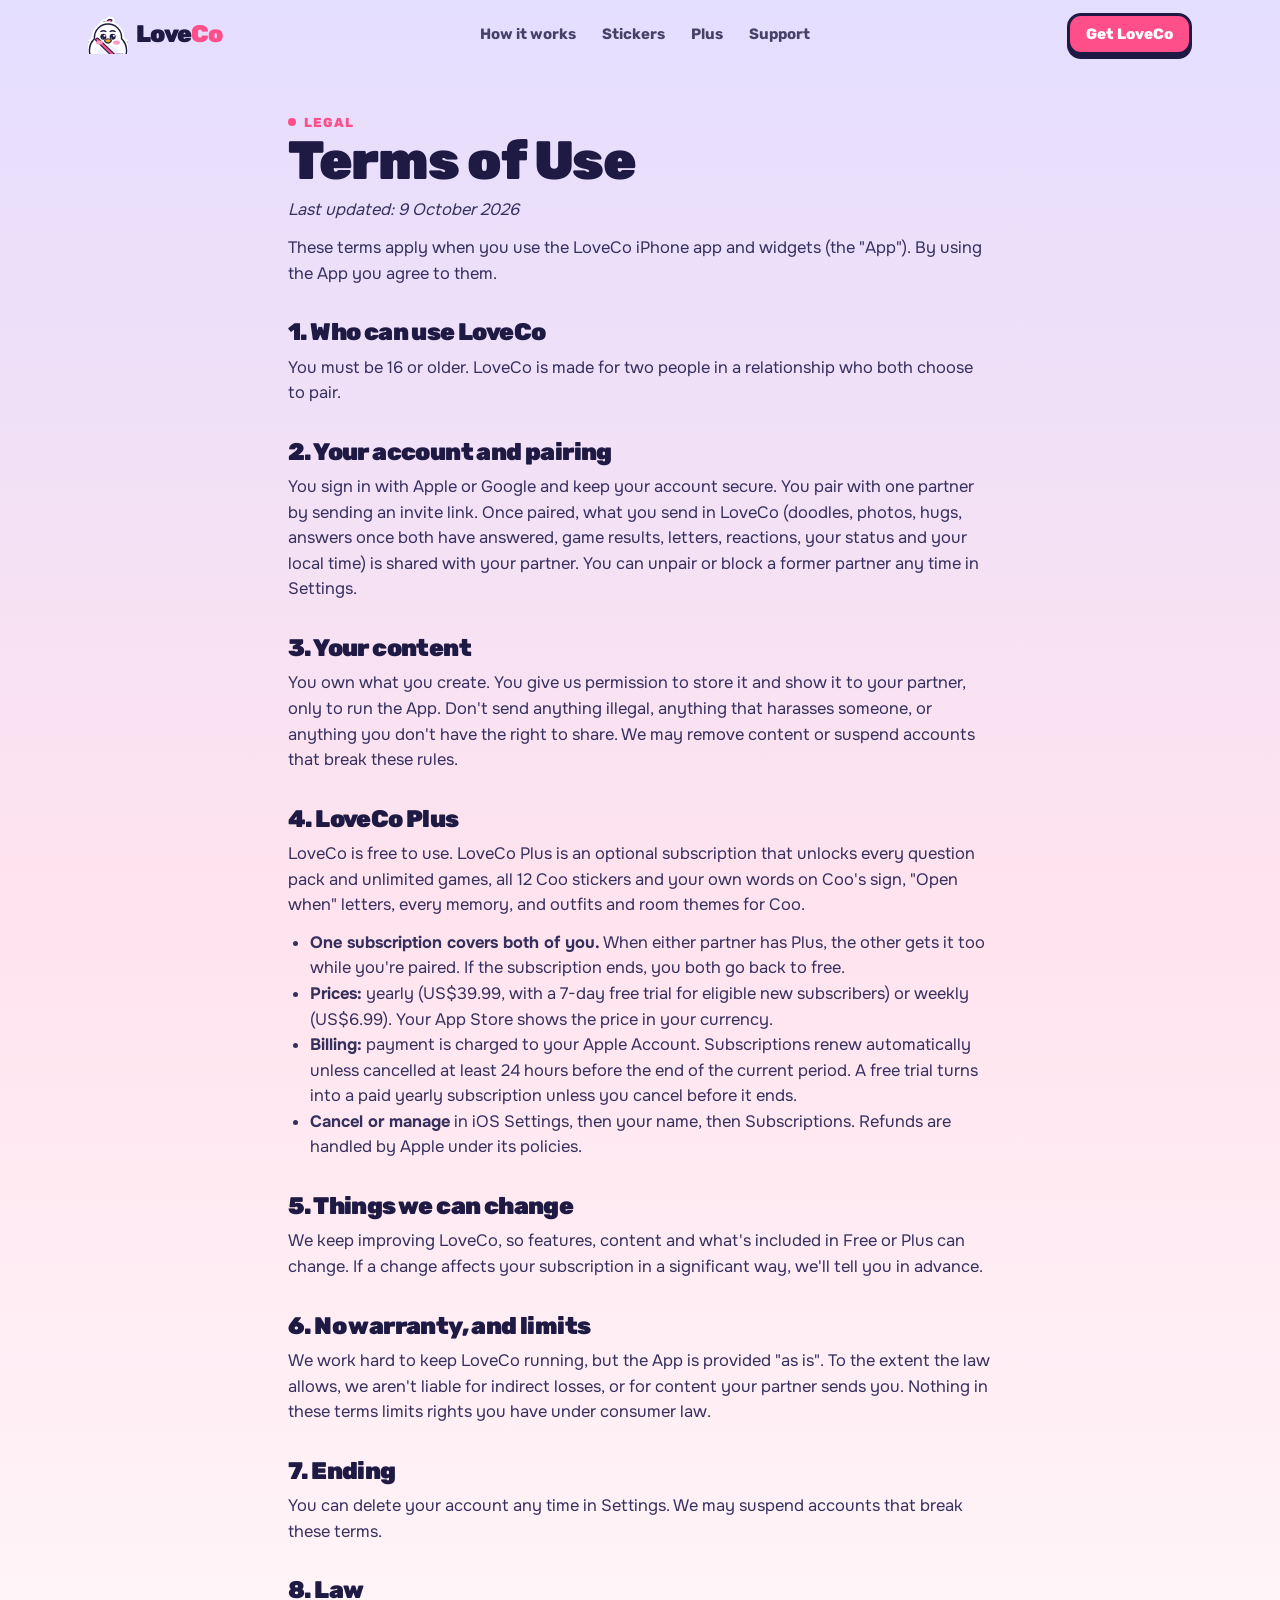
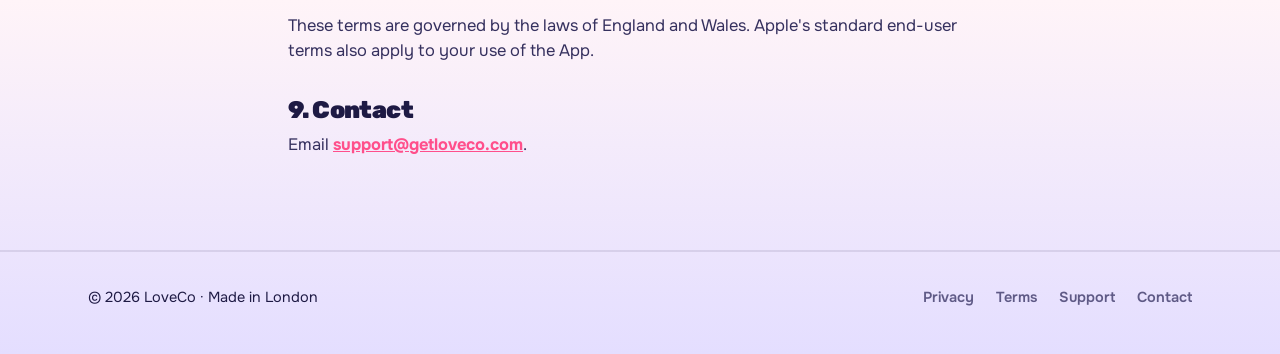
<file: terms.html>
<!DOCTYPE html>
<html lang="en"><head><meta charset="UTF-8"><meta name="viewport" content="width=device-width, initial-scale=1">
<title>Terms of Use · LoveCo</title><meta name="description" content="The terms for using LoveCo and LoveCo Plus."><meta name="theme-color" content="#E4DEFF">
<link rel="icon" href="data:image/svg+xml,%3Csvg xmlns='http://www.w3.org/2000/svg' viewBox='0 0 100 100'%3E%3Ctext y='.9em' font-size='88'%3E%F0%9F%95%8A%EF%B8%8F%3C/text%3E%3C/svg%3E">
<link rel="stylesheet" href="site.css"></head><body>
<nav class="nav" id="nav"><div class="wrap">
  <a class="logo" href="/" aria-label="LoveCo home"><span data-coo="head" aria-hidden="true"></span><span>Love<em>Co</em></span></a>
  <ul><li><a href="/#how">How it works</a></li><li><a href="/#stickers">Stickers</a></li><li><a href="/#plus">Plus</a></li><li><a href="support.html">Support</a></li></ul>
  <a class="btn" href="https://apps.apple.com/app/loveco/id6757470996">Get LoveCo</a></div></nav>
<main class="doc">

<span class="kick">Legal</span>
<h1>Terms of Use</h1>
<p><em>Last updated: 9 October 2026</em></p>
<p>These terms apply when you use the LoveCo iPhone app and widgets (the "App"). By using the App you agree to them.</p>

<h2>1. Who can use LoveCo</h2>
<p>You must be 16 or older. LoveCo is made for two people in a relationship who both choose to pair.</p>

<h2>2. Your account and pairing</h2>
<p>You sign in with Apple or Google and keep your account secure. You pair with one partner by sending an invite link. Once paired, what you send in LoveCo (doodles, photos, hugs, answers once both have answered, game results, letters, reactions, your status and your local time) is shared with your partner. You can unpair or block a former partner any time in Settings.</p>

<h2>3. Your content</h2>
<p>You own what you create. You give us permission to store it and show it to your partner, only to run the App. Don't send anything illegal, anything that harasses someone, or anything you don't have the right to share. We may remove content or suspend accounts that break these rules.</p>

<h2>4. LoveCo Plus</h2>
<p>LoveCo is free to use. LoveCo Plus is an optional subscription that unlocks every question pack and unlimited games, all 12 Coo stickers and your own words on Coo's sign, "Open when" letters, every memory, and outfits and room themes for Coo.</p>
<ul>
<li><strong>One subscription covers both of you.</strong> When either partner has Plus, the other gets it too while you're paired. If the subscription ends, you both go back to free.</li>
<li><strong>Prices:</strong> yearly (US$39.99, with a 7-day free trial for eligible new subscribers) or weekly (US$6.99). Your App Store shows the price in your currency.</li>
<li><strong>Billing:</strong> payment is charged to your Apple Account. Subscriptions renew automatically unless cancelled at least 24 hours before the end of the current period. A free trial turns into a paid yearly subscription unless you cancel before it ends.</li>
<li><strong>Cancel or manage</strong> in iOS Settings, then your name, then Subscriptions. Refunds are handled by Apple under its policies.</li>
</ul>

<h2>5. Things we can change</h2>
<p>We keep improving LoveCo, so features, content and what's included in Free or Plus can change. If a change affects your subscription in a significant way, we'll tell you in advance.</p>

<h2>6. No warranty, and limits</h2>
<p>We work hard to keep LoveCo running, but the App is provided "as is". To the extent the law allows, we aren't liable for indirect losses, or for content your partner sends you. Nothing in these terms limits rights you have under consumer law.</p>

<h2>7. Ending</h2>
<p>You can delete your account any time in Settings. We may suspend accounts that break these terms.</p>

<h2>8. Law</h2>
<p>These terms are governed by the laws of England and Wales. Apple's standard end-user terms also apply to your use of the App.</p>

<h2>9. Contact</h2>
<p>Email <a href="mailto:support@getloveco.com">support@getloveco.com</a>.</p>

</main>
<footer><div class="wrap"><span>© 2026 LoveCo · Made in London</span>
  <ul><li><a href="privacy.html">Privacy</a></li><li><a href="terms.html">Terms</a></li><li><a href="support.html">Support</a></li><li><a href="mailto:support@getloveco.com">Contact</a></li></ul></div></footer>
<script src="coo.js"></script><script>(function(){var C=window.Coo;document.querySelectorAll('[data-coo="head"]').forEach(function(e){e.innerHTML='<svg class="cupid" viewBox="44 26 112 104" aria-hidden="true">'+C.coo({face:'happy',noFx:true})+'</svg>'});var n=document.getElementById('nav');addEventListener('scroll',function(){n.classList.toggle('scrolled',scrollY>10)},{passive:true})})();</script>
</body></html>
</file>
<file: site.css>
/* getloveco.com (relaunch, Sep 2026): the app's dusk sky, sticker buttons and Coo. */
/* fonts are self-hosted (no Google request): Rubik and Onest, OFL */
@font-face{font-family:'Rubik';src:url('fonts/rubik-latin-500-normal.woff2') format('woff2');font-weight:500;font-style:normal;font-display:swap}
@font-face{font-family:'Rubik';src:url('fonts/rubik-latin-700-normal.woff2') format('woff2');font-weight:700;font-style:normal;font-display:swap}
@font-face{font-family:'Rubik';src:url('fonts/rubik-latin-800-normal.woff2') format('woff2');font-weight:800;font-style:normal;font-display:swap}
@font-face{font-family:'Rubik';src:url('fonts/rubik-latin-900-normal.woff2') format('woff2');font-weight:900;font-style:normal;font-display:swap}
@font-face{font-family:'Onest';src:url('fonts/onest-latin-400-normal.woff2') format('woff2');font-weight:400;font-style:normal;font-display:swap}
@font-face{font-family:'Onest';src:url('fonts/onest-latin-500-normal.woff2') format('woff2');font-weight:500;font-style:normal;font-display:swap}
@font-face{font-family:'Onest';src:url('fonts/onest-latin-600-normal.woff2') format('woff2');font-weight:600;font-style:normal;font-display:swap}
@font-face{font-family:'Onest';src:url('fonts/onest-latin-700-normal.woff2') format('woff2');font-weight:700;font-style:normal;font-display:swap}

:root{
  --ink:#1E1A44; --sub:#5F5A86; --sky1:#E4DEFF; --sky2:#FFE3EE; --card:#FFFFFF; --chip:#ECE9FB;
  --pink:#FF4F8B; --pink-soft:#FFE1EC; --honey:#FFB020; --wing:#9DB4FF; --mint:#E3F7EA; --paper:#FFFBF2;
  --f-d:'Rubik',ui-rounded,system-ui,sans-serif; --f-b:'Onest',system-ui,-apple-system,sans-serif;
  --r:24px; --gut:16px; color-scheme:light;
}
*{box-sizing:border-box}
html{scroll-behavior:smooth;-webkit-text-size-adjust:100%}
body{margin:0;background:linear-gradient(180deg,var(--sky1) 0,var(--sky2) 900px,#FFF4F8 1600px,var(--sky1) 100%);color:var(--ink);
  font-family:var(--f-b);font-size:17px;line-height:1.55;overflow-x:hidden;-webkit-font-smoothing:antialiased}
img,svg{max-width:100%}
a{color:inherit}
h1,h2,h3{font-family:var(--f-d);letter-spacing:-.025em;line-height:1.02;margin:0;text-wrap:balance}
h1{font-size:clamp(42px,7.4vw,84px);font-weight:900}
h2{font-size:clamp(32px,5vw,56px);font-weight:900}
h3{font-size:clamp(22px,2.6vw,28px);font-weight:800;line-height:1.1}
p{margin:0}
.wrap{max-width:1160px;margin:0 auto;padding-inline:var(--gut)}
@media (min-width:720px){:root{--gut:28px}}
.kick{display:inline-flex;align-items:center;gap:8px;font:800 13px var(--f-d);letter-spacing:.1em;text-transform:uppercase;color:var(--pink)}
.kick:before{content:"";width:8px;height:8px;border-radius:50%;background:var(--pink)}
.lede{color:var(--sub);font-size:clamp(17px,1.6vw,20px);max-width:36ch}
.sr{position:absolute;width:1px;height:1px;overflow:hidden;clip:rect(0 0 0 0)}
:focus-visible{outline:3px solid var(--pink);outline-offset:3px;border-radius:8px}

/* sticker surfaces (same as the app's StickerButtonStyle) */
.stk-card{background:var(--card);border:3px solid var(--ink);border-radius:var(--r);box-shadow:0 5px 0 var(--ink)}
.btn{display:inline-flex;align-items:center;justify-content:center;gap:8px;font:800 17px var(--f-d);text-decoration:none;color:#fff;background:var(--pink);
  border:3px solid var(--ink);border-radius:18px;padding:13px 22px;box-shadow:0 5px 0 var(--ink);transition:transform .15s,box-shadow .15s}
.btn:hover{transform:translateY(-2px);box-shadow:0 7px 0 var(--ink)}
.btn:active{transform:translateY(4px);box-shadow:0 1px 0 var(--ink)}
.btn.alt{background:#fff;color:var(--ink)}
.appstore{display:inline-flex;align-items:center;gap:10px;background:var(--ink);color:#fff;text-decoration:none;border-radius:16px;padding:10px 20px 10px 16px;
  border:3px solid var(--ink);box-shadow:0 5px 0 rgba(30,26,68,.35);transition:transform .15s}
.appstore:hover{transform:translateY(-2px)}
.appstore svg{width:26px;height:26px;fill:#fff}
.appstore small{display:block;font:500 11px var(--f-b);opacity:.8;line-height:1}
.appstore b{display:block;font:700 20px var(--f-d);line-height:1.1;letter-spacing:-.01em}

/* nav */
.nav{position:sticky;top:0;z-index:50;transition:background .3s,box-shadow .3s}
.nav.scrolled{background:rgba(244,242,255,.82);backdrop-filter:blur(14px);-webkit-backdrop-filter:blur(14px);box-shadow:0 1px 0 rgba(30,26,68,.08)}
.nav .wrap{display:flex;align-items:center;justify-content:space-between;height:68px;gap:12px}
.logo{display:flex;align-items:center;gap:8px;text-decoration:none;font:900 24px var(--f-d);letter-spacing:-.03em}
.logo svg{width:40px;height:40px}
.logo em{font-style:normal;color:var(--pink)}
.logo [data-coo]{display:block;width:40px;height:40px}
.nav ul{display:none;list-style:none;margin:0;padding:0;gap:26px;font:700 15px var(--f-d)}
.nav ul a{text-decoration:none;opacity:.8}.nav ul a:hover{opacity:1}
.nav .btn{padding:9px 16px;font-size:15px;border-radius:14px;box-shadow:0 4px 0 var(--ink)}
@media (min-width:860px){.nav ul{display:flex}}

/* hero */
.hero{position:relative;padding:28px 0 90px;overflow:hidden;isolation:isolate}
.hero .wrap{display:grid;gap:44px;align-items:center}
@media (min-width:960px){.hero .wrap{grid-template-columns:1.05fr .95fr}.hero{padding:40px 0 120px}}
.hero h1 .pink{color:var(--pink)}
.hero .lede{margin-top:20px}
.cta-row{display:flex;flex-wrap:wrap;align-items:center;gap:14px 18px;margin-top:30px}
.fine{font:600 13.5px var(--f-d);color:var(--sub)}
.clouds{position:absolute;inset:0 0 40% 0;pointer-events:none;z-index:-1;opacity:.55}
.cloud{position:absolute;opacity:.9;animation:drift linear infinite}
@keyframes drift{from{transform:translateX(-30vw)}to{transform:translateX(130vw)}}
.hero .wrap>*{position:relative;z-index:1}

/* phone */
.phone{position:relative;width:min(300px,78vw);aspect-ratio:9/19;margin:0 auto;border:4px solid var(--ink);border-radius:48px;
  background:linear-gradient(180deg,#D9D2FF,#FFD9E6);box-shadow:0 10px 0 var(--ink),0 40px 80px -20px rgba(30,26,68,.35);overflow:hidden}
.phone:before{content:"";position:absolute;top:10px;left:50%;transform:translateX(-50%);width:90px;height:26px;border-radius:20px;background:var(--ink);z-index:5}
.screen{position:absolute;inset:0;padding:48px 14px 14px;display:flex;flex-direction:column;gap:10px;font-size:13px}
.chips{display:flex;justify-content:space-between;gap:8px}
.chip{display:flex;align-items:center;gap:7px;background:#fff;border:2.5px solid var(--ink);border-radius:99px;padding:4px 10px 4px 4px;box-shadow:0 3px 0 var(--ink);font:800 12px var(--f-d);line-height:1.1}
.chip small{display:block;font:600 9.5px var(--f-b);color:var(--sub)}
.av{width:26px;height:26px;border-radius:50%;display:grid;place-items:center;border:2px solid var(--ink);background:var(--pink);color:#fff;font:800 12px var(--f-d)}
.av.me{background:var(--wing);color:var(--ink)}
.bubble{position:relative;background:#fff;border:2.5px solid var(--ink);border-radius:20px;padding:11px 12px;box-shadow:0 4px 0 var(--ink)}
.bubble .bl{display:flex;align-items:center;gap:6px;font:700 10.5px var(--f-d);color:var(--sub)}
.bubble .bl:before{content:"";width:7px;height:7px;border-radius:50%;background:var(--pink)}
.bubble .bt{font:800 16px/1.15 var(--f-d);margin-top:3px}
.bubble .mini{display:inline-block;margin-top:9px;font:800 12px var(--f-d);color:#fff;background:var(--pink);border:2.5px solid var(--ink);border-radius:12px;padding:6px 12px;box-shadow:0 3px 0 var(--ink)}
.bubble.tail:after{content:"";position:absolute;bottom:-11px;left:50%;width:16px;height:16px;background:#fff;border-right:2.5px solid var(--ink);border-bottom:2.5px solid var(--ink);transform:translateX(-50%) rotate(45deg)}
.stage{flex:1;display:grid;place-items:center;position:relative}
.stage .cw{width:62%}
.growth{background:#fff;border:2.5px solid var(--ink);border-radius:16px;padding:8px 10px;box-shadow:0 3px 0 var(--ink)}
.growth .gt{display:flex;justify-content:space-between;font:800 11.5px var(--f-d)}
.growth .gt span{color:var(--sub)}
.track{height:9px;border:2px solid var(--ink);border-radius:9px;margin-top:5px;overflow:hidden;background:var(--chip)}
.track i{display:block;height:100%;width:72%;background:var(--pink);border-radius:9px;transition:width 1.2s cubic-bezier(.2,1,.3,1)}
.swap{transition:opacity .35s,transform .35s}
.swap.out{opacity:0;transform:translateY(-6px) scale(.98)}

/* Coo */
.cupid .wl{transform-box:fill-box;transform-origin:94% 8%}
.cupid .wr{transform-box:fill-box;transform-origin:6% 8%}
.live .rig{transform-origin:50% 95%;animation:bob 2.6s ease-in-out infinite}
.live .eyes{transform-box:fill-box;transform-origin:50% 50%;animation:blink 4.2s infinite}
.live .wl{animation:flapL 2.6s ease-in-out infinite}.live .wr{animation:flapR 2.6s ease-in-out infinite}
@keyframes bob{0%,100%{transform:translateY(0)}50%{transform:translateY(-7px)}}
@keyframes blink{0%,92%,100%{transform:scaleY(1)}95%{transform:scaleY(.1)}}
@keyframes flapL{0%,100%{transform:rotate(0)}50%{transform:rotate(14deg)}}
@keyframes flapR{0%,100%{transform:rotate(0)}50%{transform:rotate(-14deg)}}
.shadow-ell{animation:shad 2.6s ease-in-out infinite;transform-origin:50% 50%;transform-box:fill-box}
@keyframes shad{0%,100%{transform:scaleX(1);opacity:.14}50%{transform:scaleX(.85);opacity:.09}}
/* the delivery flight */
.flyer{position:absolute;width:120px;z-index:4;left:0;top:0;pointer-events:none;opacity:0}
.flyer .wl{animation:flapFastL .22s ease-in-out infinite alternate}.flyer .wr{animation:flapFastR .22s ease-in-out infinite alternate}
@keyframes flapFastL{from{transform:rotate(-20deg)}to{transform:rotate(55deg)}}
@keyframes flapFastR{from{transform:rotate(20deg)}to{transform:rotate(-55deg)}}
.float-stk{position:absolute;z-index:3;transition:transform .6s cubic-bezier(.2,1,.3,1)}
.float-stk .astk{display:block;filter:drop-shadow(0 6px 0 rgba(30,26,68,.12))}

/* sections */
section{position:relative;padding:84px 0}
.sec-head{display:grid;gap:14px;max-width:760px;margin-bottom:44px}
.sec-head.center{margin-inline:auto;text-align:center;justify-items:center}

/* steps */
.steps{display:grid;gap:18px}
@media (min-width:860px){.steps{grid-template-columns:repeat(3,1fr)}}
.step{padding:24px;display:grid;gap:10px;align-content:start}
.step .n{width:42px;height:42px;border-radius:14px;display:grid;place-items:center;background:var(--honey);border:3px solid var(--ink);font:900 20px var(--f-d)}
.step:nth-child(2) .n{background:var(--wing)}.step:nth-child(3) .n{background:var(--pink);color:#fff}
.step p{color:var(--sub)}

/* feature rows */
.feat{display:grid;gap:34px;align-items:center;padding:34px 0}
@media (min-width:900px){.feat{grid-template-columns:1fr 1fr;gap:70px;padding:50px 0}.feat.flip .copy{order:2}}
.feat .copy{display:grid;gap:14px;align-content:center}
.feat .copy p{color:var(--sub);font-size:18px;max-width:40ch}
.feat .copy ul{margin:4px 0 0;padding:0;list-style:none;display:grid;gap:8px}
.feat .copy li{display:flex;gap:10px;align-items:flex-start;font-weight:600}
.feat .copy li:before{content:"";flex:none;width:20px;height:20px;margin-top:3px;border-radius:7px;border:2.5px solid var(--ink);background:var(--mint) url("data:image/svg+xml,%3Csvg xmlns='http://www.w3.org/2000/svg' viewBox='0 0 20 20'%3E%3Cpath d='M5 10.5l3 3 7-7' fill='none' stroke='%231E1A44' stroke-width='3' stroke-linecap='round' stroke-linejoin='round'/%3E%3C/svg%3E") center/14px no-repeat}
.demo{position:relative;min-height:420px;display:grid;place-items:center}
.demo .phone{width:min(270px,72vw)}
.tag{display:inline-flex;font:800 11px var(--f-d);letter-spacing:.06em;text-transform:uppercase;border:2px solid var(--ink);border-radius:99px;padding:2px 9px;background:var(--mint)}
.tag.plus{background:var(--honey)}

/* demo: doodle */
.pad{flex:1;background:#fff;border:2.5px solid var(--ink);border-radius:20px;position:relative;overflow:hidden}
.pad svg{position:absolute;inset:0;width:100%;height:100%}
.ink-path{fill:none;stroke:var(--pink);stroke-width:7;stroke-linecap:round;stroke-linejoin:round;stroke-dasharray:1;stroke-dashoffset:1}
.ink-path.dark{stroke:var(--ink);stroke-width:5}
.play .ink-path{animation:drawin 1.6s ease-in-out forwards}
.play .ink-path.p2{animation-delay:1.5s}.play .ink-path.p3{animation-delay:2.2s}.play .ink-path.p4{animation-delay:2.7s}
@keyframes drawin{to{stroke-dashoffset:0}}
.toast{position:absolute;left:50%;bottom:16px;transform:translate(-50%,20px);opacity:0;white-space:nowrap;background:var(--ink);color:#fff;font:800 12px var(--f-d);border-radius:99px;padding:8px 14px}
.play .toast{animation:toast 4.8s 3.3s both}
@keyframes toast{0%{opacity:0;transform:translate(-50%,20px)}10%,85%{opacity:1;transform:translate(-50%,0)}100%{opacity:0;transform:translate(-50%,0)}}
.widget{position:absolute;right:-6%;bottom:6%;width:150px;aspect-ratio:1;border-radius:28px;background:#fff;border:3px solid var(--ink);box-shadow:0 6px 0 var(--ink);overflow:hidden;opacity:0;transform:translateY(20px) rotate(4deg)}
.widget svg{width:100%;height:100%}
.widget em{position:absolute;left:10px;bottom:8px;font:800 11px var(--f-d);font-style:normal;background:var(--pink);color:#fff;border:2px solid var(--ink);border-radius:99px;padding:1px 8px}
.play .widget{animation:widgetin .7s 4.2s cubic-bezier(.3,1.5,.5,1) forwards}
@keyframes widgetin{to{opacity:1;transform:translateY(0) rotate(4deg)}}
@media (max-width:520px){.widget{right:-2%;width:120px}}

/* demo: question reveal */
.qcard{background:#fff;border:2.5px solid var(--ink);border-radius:18px;padding:11px 12px;box-shadow:0 3px 0 var(--ink)}
.qcard b{display:block;font:800 10.5px var(--f-d);color:var(--sub);text-transform:uppercase;letter-spacing:.05em}
.qcard p{font:600 13px/1.35 var(--f-b);margin-top:2px}
.qcard.her{background:var(--pink-soft)}
.qhead{font:900 17px/1.15 var(--f-d);text-align:center;padding:4px 6px}
.ans{opacity:0;transform:rotateX(80deg) translateY(10px);transform-origin:50% 0}
.play .ans{animation:flipin .6s cubic-bezier(.3,1.4,.5,1) forwards}
.play .ans.a2{animation-delay:.5s}
.play .coo-line{animation:fadeup .5s 1.2s both}
@keyframes flipin{to{opacity:1;transform:none}}
@keyframes fadeup{from{opacity:0;transform:translateY(8px)}to{opacity:1;transform:none}}
.lock{position:absolute;top:18%;left:50%;transform:translateX(-50%);width:62px;opacity:0}
.play .lock{animation:unlock 1s both}
@keyframes unlock{0%{opacity:1;transform:translateX(-50%) scale(1)}50%{opacity:1;transform:translateX(-50%) scale(1.15) rotate(-10deg)}100%{opacity:0;transform:translateX(-50%) scale(.4) translateY(-40px)}}

/* demo: game results */
.score{font:900 44px/1 var(--f-d);text-align:center}
.score small{display:block;font:600 12px var(--f-b);color:var(--sub);margin-top:4px}
.res{display:flex;flex-wrap:wrap;gap:5px}
.pill{font:800 11px var(--f-d);border:2px solid var(--ink);border-radius:99px;padding:3px 9px;background:#fff}
.pill.ok{background:var(--mint)}.pill.no{background:var(--pink-soft)}
.slap{opacity:0}
.play .slap{animation:slapin .55s .3s cubic-bezier(.3,1.7,.5,1) both}
.play .rowin{animation:fadeup .45s both}
.play .rowin:nth-child(2){animation-delay:.9s}.play .rowin:nth-child(3){animation-delay:1.1s}.play .rowin:nth-child(4){animation-delay:1.3s}

/* demo: hug */
.hugwrap{position:relative;width:78%;margin:0 auto}
.ring{position:absolute;inset:-6%;border-radius:50%;border:6px solid var(--chip)}
.ring svg{position:absolute;inset:-6px;width:calc(100% + 12px);height:calc(100% + 12px);transform:rotate(-90deg)}
.ring circle{fill:none;stroke:var(--pink);stroke-width:6;stroke-linecap:round;stroke-dasharray:1;stroke-dashoffset:1}
.play .ring circle{animation:drawin 3s ease-in-out infinite}
.play .hugwrap .k-hug .hug-heart{animation-duration:.9s}
.holdbtn{margin:0 auto;font:800 13px var(--f-d);background:var(--pink);color:#fff;border:2.5px solid var(--ink);border-radius:99px;padding:9px 18px;box-shadow:0 3px 0 var(--ink)}
.play .holdbtn{animation:press 3s ease-in-out infinite}
@keyframes press{0%,100%{transform:translateY(0);box-shadow:0 3px 0 var(--ink)}10%,80%{transform:translateY(3px);box-shadow:0 0 0 var(--ink)}}
.beat{position:absolute;inset:0;border-radius:50%;border:3px solid var(--pink);opacity:0}
.play .beat{animation:ripple 1.4s ease-out infinite}.play .beat.b2{animation-delay:.7s}
@keyframes ripple{from{transform:scale(.7);opacity:.7}to{transform:scale(1.35);opacity:0}}

/* demo: letter */
.env{position:relative;width:80%;margin:14px auto 0}
.env svg{display:block;width:100%;height:auto}
.play .env{animation:envpop 2.8s both}
@keyframes envpop{0%,60%{transform:none}70%{transform:translateY(-4px) rotate(-2deg)}80%{transform:rotate(2deg)}90%,100%{transform:none}}
.seal{position:absolute;left:50%;top:58%;width:80px;transform:translate(-50%,-50%);opacity:0}
.play .seal{animation:sealfly 2.4s cubic-bezier(.3,1.2,.5,1) both}
@keyframes sealfly{0%{transform:translate(160%,-260%) rotate(40deg) scale(.6);opacity:0}30%{opacity:1;transform:translate(-50%,-50%) rotate(-6deg) scale(1.12)}40%{transform:translate(-50%,-50%) rotate(4deg) scale(1)}70%{transform:translate(-50%,-50%) rotate(0) scale(1);opacity:1}100%{transform:translate(20%,-220%) rotate(-30deg) scale(.7);opacity:0}}
.paper{background:var(--paper);border:2.5px solid var(--ink);border-radius:14px;box-shadow:0 4px 0 var(--ink);padding:14px;font:600 13px/1.45 var(--f-b);margin-top:14px;opacity:0;transform:translateY(-40px) scale(.8)}
.paper b{font:800 14px var(--f-d);display:block;margin-bottom:4px}
.play .paper{animation:paperup .7s 2.3s cubic-bezier(.3,1.4,.5,1) both}
@keyframes paperup{to{opacity:1;transform:none}}

/* demo: grow */
.grow{display:grid;grid-template-columns:repeat(2,1fr);gap:4px 10px;align-items:end;width:100%;margin-top:6px}
.grow figure{margin:0;display:grid;justify-items:center;gap:4px;font:800 11px var(--f-d);text-align:center;opacity:0;transform:translateY(16px)}
.play .grow figure{animation:fadeup .5s both}
.play .grow figure:nth-child(2){animation-delay:.35s}.play .grow figure:nth-child(3){animation-delay:.7s}.play .grow figure:nth-child(4){animation-delay:1.05s}
.eggwob{animation:wob 1.2s ease-in-out infinite;transform-origin:50% 90%;transform-box:fill-box}
@keyframes wob{0%,60%,100%{transform:rotate(0)}70%{transform:rotate(-8deg)}80%{transform:rotate(7deg)}90%{transform:rotate(-4deg)}}

/* stickers wall */
.wall{display:grid;grid-template-columns:repeat(2,1fr);gap:14px}
@media (min-width:620px){.wall{grid-template-columns:repeat(3,1fr)}}
@media (min-width:980px){.wall{grid-template-columns:repeat(6,1fr)}}
.st{font-family:var(--f-b);color:var(--ink);position:relative;padding:14px 8px 12px;display:grid;justify-items:center;gap:2px;cursor:pointer;transition:transform .2s}
.st:hover{transform:translateY(-4px) rotate(-1.5deg)}
.st .tag{position:absolute;top:10px;left:10px}
.st b{font:800 15px var(--f-d)}
.st small{font-size:12.5px;color:var(--sub);text-align:center;line-height:1.3}
.st .astk{width:100%;height:auto;max-width:140px}

/* widgets strip */
.widgets{display:grid;gap:18px;align-items:center}
@media (min-width:860px){.widgets{grid-template-columns:1fr 1.1fr}}
.lockscreen{border-radius:36px;border:4px solid var(--ink);background:linear-gradient(180deg,#2B2560,#1E1A44);color:#fff;padding:26px 20px;display:grid;gap:14px;justify-items:center;box-shadow:0 8px 0 var(--ink);max-width:420px;margin:0 auto;width:100%}
.lockscreen .time{font:800 64px/1 var(--f-d);letter-spacing:-.04em}
.lockscreen .date{font:600 15px var(--f-b);opacity:.85}
.lw{display:flex;gap:10px;flex-wrap:wrap;justify-content:center}
.lw span{background:rgba(255,255,255,.14);border-radius:18px;padding:8px 12px;font:700 13px var(--f-d);backdrop-filter:blur(6px)}
.lw .circ{width:62px;height:62px;border-radius:50%;display:grid;place-items:center;padding:0;font-size:22px}

/* plus */
.plans{display:grid;gap:18px;max-width:860px;margin:0 auto}
@media (min-width:760px){.plans{grid-template-columns:1fr 1fr}}
.plan{padding:26px;display:grid;gap:12px;align-content:start}
.plan.best{background:linear-gradient(180deg,#fff,#FFF1F6)}
.plan .price{font:900 44px/1 var(--f-d);letter-spacing:-.03em}
.plan .per{font:600 15px var(--f-b);color:var(--sub)}
.plan .sub{font:800 15px var(--f-d);color:var(--pink)}
.plan ul{margin:6px 0 0;padding:0;list-style:none;display:grid;gap:7px}
.plan li{display:flex;gap:9px;font-weight:600;font-size:15.5px}
.plan li:before{content:"♥";color:var(--pink);font-size:14px;margin-top:2px}
.freeplus{display:grid;gap:18px;max-width:860px;margin:18px auto 0}
@media (min-width:760px){.freeplus{grid-template-columns:1fr 1fr}}
.freeplus .stk-card{padding:22px}
.freeplus h3{font-size:20px;display:flex;align-items:center;gap:10px}
.freeplus ul{margin:12px 0 0;padding-left:20px;color:var(--sub);display:grid;gap:4px}
.legal{max-width:640px;margin:26px auto 0;text-align:center;font-size:12.5px;color:var(--sub)}

/* faq */
.faq{max-width:780px;margin:0 auto;display:grid;gap:12px}
.faq details{padding:0;overflow:hidden}
.faq summary{list-style:none;cursor:pointer;padding:18px 22px;font:800 18px var(--f-d);display:flex;justify-content:space-between;gap:14px;align-items:center}
.faq summary::-webkit-details-marker{display:none}
.faq summary:after{content:"+";flex:none;width:30px;height:30px;border-radius:10px;border:2.5px solid var(--ink);display:grid;place-items:center;font:900 18px var(--f-d);transition:transform .25s,background .25s}
.faq details[open] summary:after{transform:rotate(45deg);background:var(--pink);color:#fff}
.faq .ans-body{padding:0 22px 20px;color:var(--sub)}

/* final cta */
.final{text-align:center;padding:90px 0 110px}
.final .cw{width:200px;margin:0 auto 10px}
.final .cta-row{justify-content:center}

/* footer */
footer{border-top:2px solid rgba(30,26,68,.1);padding:34px 0 46px;font-size:14.5px}
footer .wrap{display:flex;flex-wrap:wrap;gap:16px 28px;justify-content:space-between;align-items:center}
footer ul{display:flex;flex-wrap:wrap;gap:8px 22px;list-style:none;margin:0;padding:0}
footer a{text-decoration:none;color:var(--sub);font-weight:600}footer a:hover{color:var(--ink)}

/* reveal on scroll */
.rv{opacity:0;transform:translateY(28px);transition:opacity .7s ease,transform .7s cubic-bezier(.2,1,.3,1)}
.rv.in{opacity:1;transform:none}
.rv.d1{transition-delay:.1s}.rv.d2{transition-delay:.2s}.rv.d3{transition-delay:.3s}

/* doc pages (privacy, terms, support) */
.doc{max-width:760px;margin:0 auto;padding:40px var(--gut) 80px}
.doc h1{font-size:clamp(36px,6vw,54px);margin-bottom:8px}
.doc h2{font-size:24px;margin:34px 0 10px}
.doc h3{font-size:19px;margin:22px 0 8px}
.doc p,.doc li{color:#35305E;font-size:16.5px}
.doc p{margin:0 0 12px}
.doc ul,.doc ol{padding-left:22px;margin:0 0 14px}
.doc .card,.doc .box{background:#fff;border:3px solid var(--ink);border-radius:20px;box-shadow:0 4px 0 var(--ink);padding:18px 20px;margin:16px 0}
.doc a{color:var(--pink);font-weight:700}
.doc a.btn{color:#fff}.doc a.btn.alt{color:var(--ink)}

@media (prefers-reduced-motion:reduce){
  .paper{opacity:1;transform:none}
  *,*:before,*:after{animation:none!important;transition:none!important}
  .rv{opacity:1;transform:none}
  .ans,.slap,.grow figure,.widget{opacity:1;transform:none}
  .ink-path{stroke-dashoffset:0}
  .flyer{display:none}
}

/* small screens: keep the floating stickers off the phone's card */
@media (max-width:600px){
  .hero .float-stk{scale:.72}
  .hero .float-stk:nth-child(1){left:-6%!important;top:-2%!important}
  .hero .float-stk:nth-child(2){right:-6%!important;top:auto!important;bottom:34%}
  .hero .float-stk:nth-child(3){left:-6%!important;bottom:2%!important}
  #heroDemo{min-height:520px!important}
}

/* what's different */
.diff{display:grid;gap:16px}
@media (min-width:700px){.diff{grid-template-columns:1fr 1fr}}
@media (min-width:1040px){.diff{grid-template-columns:repeat(4,1fr)}}
.diff .stk-card{padding:18px 20px 22px;display:grid;gap:8px;align-content:start}
.diff .astk{margin:-6px 0 -4px -6px}
.diff p{color:var(--sub);font-size:16px}

/* centred hero: headline, then the big download button, then the phone */
.hero-center .wrap{grid-template-columns:1fr!important;justify-items:center;text-align:center;gap:34px}
.hero-center h1{max-width:13ch;margin-inline:auto}
.hero-center .lede{margin-inline:auto;max-width:44ch}
.hero-center .kick{justify-content:center}
.hero-center .cta-row{flex-direction:column;justify-content:center;gap:14px;margin-top:34px}
.hero-center #heroDemo{width:100%;max-width:640px}
.appstore.big{position:relative;padding:18px 38px 18px 30px;border-radius:24px;gap:16px;box-shadow:0 7px 0 var(--pink),0 18px 40px -10px rgba(30,26,68,.45);
  animation:ctaPulse 2.8s ease-in-out infinite}
.appstore.big svg{width:44px;height:44px}
.appstore.big small{font-size:14px}
.appstore.big b{font-size:32px}
.appstore.big:hover{transform:translateY(-3px) scale(1.03);animation-play-state:paused}
.appstore.big:after{content:"";position:absolute;inset:-10px;border-radius:32px;border:3px solid var(--pink);opacity:0;animation:ctaRing 2.8s ease-out infinite;pointer-events:none}
@keyframes ctaPulse{0%,100%{transform:scale(1)}50%{transform:scale(1.04)}}
@keyframes ctaRing{0%,40%{opacity:0;transform:scale(.92)}55%{opacity:.8}100%{opacity:0;transform:scale(1.12)}}
@media (max-width:520px){.appstore.big{padding:16px 28px 16px 22px}.appstore.big b{font-size:28px}.appstore.big svg{width:38px;height:38px}}
@media (prefers-reduced-motion:reduce){.appstore.big,.appstore.big:after{animation:none}}
.hero-center .phone{text-align:left}
@media (min-width:720px){.appstore.big{padding:22px 48px 22px 38px}.appstore.big b{font-size:38px}.appstore.big small{font-size:15px}.appstore.big svg{width:52px;height:52px}}

/* Android: coming soon + "tell me when" email box (Oct 2026). Small and secondary: the App Store button is the one big action. */
.droid{display:grid;grid-template-columns:minmax(0,1fr);justify-items:center;gap:7px;width:min(330px,calc(100vw - 2*var(--gut)));margin-top:14px}
.droid-tag{display:inline-flex;align-items:center;gap:6px;font:800 11px var(--f-d);letter-spacing:.06em;text-transform:uppercase;color:var(--sub)}
.droid-tag:before{content:"";width:6px;height:6px;border-radius:50%;background:#2FBF71}
.droid-form{display:flex;gap:6px;width:100%}
.droid-form input[type=email]{flex:1;min-width:0;font:500 16px var(--f-b);color:var(--ink);background:#fff;border:2px solid var(--ink);border-radius:12px;padding:6px 12px}
.droid-form input[type=email]::placeholder{color:#A6A2C4}
.droid-form input[type=email]:focus{outline:3px solid var(--pink);outline-offset:2px}
.droid-form .btn{flex:none;font-size:14px;padding:6px 12px;white-space:nowrap;cursor:pointer;background:var(--pink);color:#fff;border-width:2px;border-radius:12px;box-shadow:0 3px 0 var(--ink)}
.droid-form .btn:hover{box-shadow:0 4px 0 var(--ink)}
.droid-form .btn[disabled]{opacity:.6;cursor:default}
.droid-form .hp{position:absolute;left:-9999px;width:1px;height:1px;opacity:0}
.droid-note{font:600 12px var(--f-d);color:var(--sub);min-height:1.4em}
.droid-note a{text-decoration:underline}
.droid.done .droid-form{display:none}
.droid.done .droid-note{font-size:14px;color:var(--ink);background:#fff;border:2px solid var(--ink);border-radius:12px;padding:8px 14px}
.droid.bad .droid-note{color:#C2255C}
.final .droid{margin-inline:auto}
.soon-copy{font:600 13px/1.45 var(--f-b);color:var(--ink);text-align:center;margin:0}
.os-android .upd{display:none}
.final .cta-row{flex-direction:column;gap:14px}
@media (max-width:300px){.droid-form{flex-direction:column}.droid-form .btn{width:100%}}
/* the App Store button, a size up (5 Oct) */
.appstore.big{padding:20px 36px 20px 28px}
.appstore.big b{font-size:34px}.appstore.big small{font-size:15px}.appstore.big svg{width:46px;height:46px}
@media (min-width:720px){.appstore.big{padding:26px 58px 26px 44px;border-radius:28px}.appstore.big b{font-size:46px}.appstore.big small{font-size:17px}.appstore.big svg{width:62px;height:62px}}

/* Hero v2 (5 Oct): headline, three benefit lines, the App Store button, then real app screens */
.hero-v2 .wrap{gap:34px}
.hero-v2 h1{margin-top:14px}
.vals{list-style:none;margin:22px auto 0;padding:0;display:grid;gap:10px;max-width:520px;text-align:left}
.vals li{display:flex;gap:10px;align-items:flex-start;background:rgba(255,255,255,.75);border:2.5px solid var(--ink);border-radius:16px;padding:10px 14px}
.vals li span{font-size:19px;line-height:1.3}
.vals p{font-size:16.5px;line-height:1.3;color:var(--sub)}
.vals b{font-family:var(--f-d);font-weight:800;color:var(--ink)}
.hero-v2 .cta-row{margin-top:24px}
@media (min-width:900px){.vals{grid-template-columns:repeat(3,1fr);max-width:940px;gap:14px}.vals li{padding:12px 14px}}
.clips{display:flex;gap:26px;justify-content:center;width:100%}
.clips figure{margin:0;flex:0 0 auto;width:236px;display:grid;gap:12px;justify-items:center;align-content:start}
.shot{width:100%;aspect-ratio:440/956;border:4px solid var(--ink);border-radius:34px;overflow:hidden;box-shadow:0 8px 0 var(--ink);background:#fff;line-height:0}
.shot video,.shot img{width:100%;height:100%;object-fit:cover;display:block}
.clips figcaption{font:800 15px var(--f-d);color:var(--ink);text-align:center;line-height:1.2}
@media (max-width:820px){
  .clips{justify-content:flex-start;overflow-x:auto;scroll-snap-type:x mandatory;padding:4px var(--gut) 14px;margin-inline:calc(-1*var(--gut));width:100vw;gap:16px;scrollbar-width:none}
  .clips::-webkit-scrollbar{display:none}
  .clips figure{width:62vw;max-width:260px;scroll-snap-align:center}
}
/* "Download now" leads the button and is the highlighted part */
.appstore b{color:var(--honey)}
.appstore small{opacity:1;margin-top:3px}
.appstore.big small{font-size:15px;font-weight:600}
@media (min-width:720px){.appstore.big small{font-size:18px}}
/* phones: the whole pitch and the App Store button fit on the first screen */
@media (max-width:720px){
  .hero-v2{padding-top:6px}
  .hero-v2 .wrap{gap:26px}
  .hero-v2 .kick{font-size:11.5px}
  .hero-v2 h1{margin-top:8px}
  .vals{margin-top:14px;gap:6px}
  .vals li{padding:7px 12px;border-width:2px;border-radius:14px}
  .vals li span{font-size:16px}
  .vals p{font-size:15px;line-height:1.25}
  .hero-v2 .cta-row{margin-top:16px;gap:10px}
  .appstore.big{padding:14px 26px 14px 20px;gap:14px}
  .appstore.big b{font-size:min(32px,7.8vw)}
  .appstore.big small{font-size:14px}
  .appstore.big svg{width:40px;height:40px}
}
@media (max-width:720px) and (max-height:600px){
  .nav .wrap{height:56px}
  .hero-v2 h1{font-size:38px}
  .vals li{padding:5px 10px}
  .vals p{font-size:14px}
}
.hero-v2{padding-bottom:50px}
@media (max-width:720px){.hero-v2{padding-bottom:24px}}

/* Both stores (Android live 9 Nov 2026): same size; pink ring only on the first; Android visitors see Google Play first */
.stores{display:flex;flex-wrap:wrap;gap:14px 16px;justify-content:center;align-items:center}
.stores .appstore.big:nth-child(2){animation:none}
.stores .appstore.big:nth-child(2):after{display:none}
.os-android .stores .gp{order:-1}
.os-android .stores .appstore.big.gp:after{display:block}
.os-android .stores .appstore.big:not(.gp):after{display:none}
.appstore.gp svg path:nth-child(1){fill:#4FC3F7}.appstore.gp svg path:nth-child(2){fill:#FFD54F}.appstore.gp svg path:nth-child(3){fill:#FF5A5F}.appstore.gp svg path:nth-child(4){fill:#43D17A}
@media (min-width:720px){.stores .appstore.big b{font-size:32px}}
</file>
<file: coo-anim.css>
/* ---- the loops: every one is a transform/opacity on a layer, so SwiftUI can match it ---- */
.astk{overflow:visible}
.astk g.a-body,.astk g.a-fx{transform-box:fill-box}
/* Sobbing: shake, jets pulse from the eyes, drops fall */
.k-sob .sob-body{transform-origin:50% 100%;animation:shake .32s steps(2,end) infinite}
.k-sob .sob-jets{transform-origin:50% 0%;animation:jet .7s ease-in-out infinite}
.k-sob .sob-drops circle{animation:drop 1.1s ease-in infinite}
.k-sob .sob-drops .d2{animation-delay:.3s}.k-sob .sob-drops .d3{animation-delay:.55s}.k-sob .sob-drops .d4{animation-delay:.8s}
@keyframes shake{0%{transform:translateX(-2.5px) rotate(-1deg)}100%{transform:translateX(2.5px) rotate(1deg)}}
@keyframes jet{0%,100%{transform:scaleY(.82)}50%{transform:scaleY(1.12)}}
@keyframes drop{0%{transform:translateY(-10px);opacity:0}20%{opacity:1}100%{transform:translateY(34px);opacity:0}}
/* Melting: slump into the puddle and pop back; hearts float */
.k-melt .melt-body{transform-origin:50% 100%;animation:slump 3.2s ease-in-out infinite}
.k-melt .melt-puddle{transform-origin:50% 50%;animation:puddle 3.2s ease-in-out infinite}
.k-melt .melt-hearts g{transform-box:fill-box;transform-origin:50% 50%;animation:floaty 2.4s ease-in-out infinite}
.k-melt .melt-hearts .h2{animation-delay:1.1s}
@keyframes slump{0%,15%{transform:scale(1,1)}55%,70%{transform:scale(1.14,.74)}85%{transform:scale(.94,1.08)}100%{transform:scale(1,1)}}
@keyframes puddle{0%,15%{transform:scaleX(1)}55%,70%{transform:scaleX(1.3)}100%{transform:scaleX(1)}}
@keyframes floaty{0%{transform:translateY(6px) scale(.7);opacity:0}30%{opacity:1}100%{transform:translateY(-26px) scale(1.1);opacity:0}}
/* Side-eye: slow look, hold, back; the lines flick */
.k-sideeye .side-body{transform-origin:50% 100%;animation:look 3s ease-in-out infinite}
.k-sideeye .side-lines{animation:flick 3s ease-in-out infinite}
@keyframes look{0%,10%{transform:rotate(0) translateX(0)}30%,70%{transform:rotate(7deg) translateX(6px)}90%,100%{transform:rotate(0) translateX(0)}}
@keyframes flick{0%,25%{opacity:0}35%,65%{opacity:1}75%,100%{opacity:0}}
/* Flop: flat, a sigh (breathes up), "ugh." rises */
.k-flop .flop-body{transform-origin:50% 100%;animation:sigh 2.8s ease-in-out infinite}
.k-flop .flop-ugh{animation:ugh 2.8s ease-in-out infinite}
.k-flop .flop-env{transform-origin:50% 50%;animation:nudge 2.8s ease-in-out infinite}
@keyframes sigh{0%,40%{transform:scale(1,1)}55%{transform:scale(.97,1.12)}75%,100%{transform:scale(1.03,.95)}}
@keyframes ugh{0%,45%{opacity:0;transform:translateY(8px)}60%,85%{opacity:1;transform:translateY(0)}100%{opacity:0;transform:translateY(-6px)}}
@keyframes nudge{0%,55%,100%{transform:rotate(0)}62%{transform:rotate(-8deg)}70%{transform:rotate(6deg)}}
/* Big hug: squeeze, the heart beats */
.k-hug .hug-body{transform-origin:50% 100%;animation:squeeze 1.4s ease-in-out infinite}
.k-hug .hug-heart{transform-origin:50% 50%;animation:beat2 1.4s ease-in-out infinite}
.k-hug .hug-hearts g{transform-box:fill-box;transform-origin:50% 50%;animation:floaty 2.2s ease-in-out infinite}
.k-hug .hug-hearts .h2{animation-delay:1s}
@keyframes squeeze{0%,100%{transform:scale(1,1)}40%{transform:scale(.93,1.05)}}
@keyframes beat2{0%,100%{transform:scale(1)}20%{transform:scale(1.18)}40%{transform:scale(.96)}60%{transform:scale(1.1)}}
/* Sign: waves the board */
.k-sign .sign-board,.k-signown .sign-board{transform-origin:50% 100%;animation:wave 1.6s ease-in-out infinite}
.k-sign .sign-body,.k-signown .sign-body{transform-origin:50% 100%;animation:bounce 1.6s ease-in-out infinite}
@keyframes wave{0%,100%{transform:rotate(-6deg)}50%{transform:rotate(6deg)}}
@keyframes bounce{0%,100%{transform:translateY(0)}50%{transform:translateY(-4px)}}
/* Judging: slow tilt and squint, "hmm." types in */
.k-judging .judge-body{transform-origin:50% 100%;animation:tilt 3.4s ease-in-out infinite}
.k-judging .judge-hmm{animation:typein 3.4s steps(4,end) infinite}
@keyframes tilt{0%,20%{transform:rotate(0)}45%,75%{transform:rotate(-7deg) scaleY(.97)}100%{transform:rotate(0)}}
@keyframes typein{0%,30%{clip-path:inset(0 100% 0 0)}60%,90%{clip-path:inset(0 0 0 0)}100%{clip-path:inset(0 100% 0 0)}}
/* Unhinged: vibrate, feathers burst out */
.k-unhinged .un-body{transform-origin:50% 60%;animation:vibe .12s steps(2,end) infinite}
.k-unhinged .un-feathers{transform-origin:50% 50%;animation:burst 1.3s ease-out infinite}
@keyframes vibe{0%{transform:translate(-2px,1px) rotate(-2deg)}100%{transform:translate(2px,-1px) rotate(2deg)}}
@keyframes burst{0%{transform:scale(.6);opacity:0}25%{opacity:1}100%{transform:scale(1.35);opacity:0}}
/* Full bag: staggers, an envelope drops out */
.k-satchel .bag-body{transform-origin:50% 100%;animation:stagger 1.8s ease-in-out infinite}
.k-satchel .bag-fall{animation:fall 1.8s ease-in infinite}
@keyframes stagger{0%,100%{transform:rotate(-4deg)}50%{transform:rotate(5deg)}}
@keyframes fall{0%,30%{transform:translateY(0) rotate(0);opacity:0}40%{opacity:1}100%{transform:translate(14px,56px) rotate(40deg);opacity:0}}
/* Crash landing: thud, stars circle */
.k-crash .crash-body{transform-origin:50% 100%;animation:thud 2s cubic-bezier(.3,1.6,.5,1) infinite}
.k-crash .crash-stars{transform-origin:50% 50%;animation:orbit 2s linear infinite}
.k-crash .crash-dust{transform-origin:50% 100%;animation:dust 2s ease-out infinite}
@keyframes thud{0%{transform:translateY(-40px)}25%{transform:translateY(0) scale(1.06,.9)}35%,100%{transform:translateY(0) scale(1,1)}}
@keyframes orbit{0%{transform:rotate(0)}100%{transform:rotate(360deg)}}
@keyframes dust{0%,20%{transform:scale(.6);opacity:0}30%{opacity:1}70%,100%{transform:scale(1.15);opacity:0}}
/* Taking notes: scribble, look up, scribble faster */
.k-notes .notes-pencil{animation:scribble 2.4s linear infinite}
.k-notes .notes-body{transform-origin:50% 100%;animation:lookup 2.4s ease-in-out infinite}
.k-notes .notes-q{animation:pop 2.4s ease-in-out infinite;transform-origin:50% 50%}
@keyframes scribble{0%,5%,15%,25%,70%,78%,86%,94%{transform:translate(0,0)}10%,20%,74%,82%,90%,98%{transform:translate(-8px,6px)}40%,60%{transform:translate(0,-4px)}}
@keyframes lookup{0%,30%{transform:rotate(0)}40%,58%{transform:rotate(-5deg) translateY(-3px)}68%,100%{transform:rotate(0)}}
@keyframes pop{0%,35%{transform:scale(0);opacity:0}45%,58%{transform:scale(1.2);opacity:1}65%,100%{transform:scale(0);opacity:0}}
/* land: every sticker slaps on first */
.slapin{animation:slapin .45s cubic-bezier(.3,1.7,.5,1) both}
@keyframes slapin{0%{transform:scale(1.9) rotate(-18deg);opacity:0}100%{transform:scale(1) rotate(var(--r,0deg));opacity:1}}
@media (prefers-reduced-motion:reduce){.astk *{animation:none!important}.slapin{animation:none}}
.paused .astk *{animation-play-state:paused}
</file>
<file: tools.css>
/* Shared styles for the free tool pages (getloveco.com/tools/). Loads after site.css. */
main{padding:28px 0 60px}
.tool-head{max-width:720px;margin:0 auto;text-align:center;display:grid;gap:14px;justify-items:center}
.tool-head h1{font-size:clamp(36px,6vw,64px)}
.tool{max-width:620px;margin:28px auto 0;padding:24px;display:grid;gap:18px}
.tool label,.lbl{font:800 16px var(--f-d)}
.tool input[type=date],.tool input[type=text],.tool select{width:100%;font:700 19px var(--f-d);color:var(--ink);padding:13px 15px;border:3px solid var(--ink);border-radius:16px;background:var(--paper);min-height:56px}
.row2{display:grid;grid-template-columns:1fr 1fr;gap:14px}
.res{display:grid;gap:14px;text-align:center}
.res .big{font:900 clamp(48px,10vw,84px)/1 var(--f-d);letter-spacing:-.04em;color:var(--pink)}
.res .big small{display:block;font:800 20px var(--f-d);color:var(--ink);letter-spacing:0;margin-top:6px}
.chips{display:flex;flex-wrap:wrap;gap:8px;justify-content:center}
.chips span{background:var(--chip);border-radius:999px;padding:7px 14px;font:700 15px var(--f-d)}
.ms{background:var(--pink-soft);border-radius:16px;padding:14px 16px;font-weight:600;text-align:left;display:grid;gap:6px}
.ms b{font-family:var(--f-d)}
.share{display:flex;gap:10px;align-items:center;justify-content:center;flex-wrap:wrap}
.share code{font:600 15px var(--f-b);background:#fff;border:2px dashed #C9C3EA;border-radius:12px;padding:9px 12px;max-width:100%;overflow-wrap:anywhere}
.empty{color:var(--sub);text-align:center}
.bridge{max-width:620px;margin:22px auto 0;padding:22px;display:grid;gap:12px}
.bridge h2,.facts h2{font-size:clamp(24px,3.4vw,32px)}
.bridge p,.facts p{color:var(--sub)}
.facts{max-width:620px;margin:22px auto 0;padding:22px;display:grid;gap:12px}
.facts table{width:100%;border-collapse:collapse;font-size:15.5px}
.facts th,.facts td{text-align:left;padding:9px 6px;border-bottom:2px dashed #E3DDF2}
.facts th{font:800 14px var(--f-d);color:var(--sub)}
.facts td:first-child{font:800 16px var(--f-d)}
.faq{max-width:720px;margin:56px auto 0;display:grid;gap:14px}
.faq h2{font-size:clamp(28px,4vw,40px);text-align:center;margin-bottom:6px}
.faq details{padding:16px 18px}
.faq summary{font:800 18px var(--f-d);cursor:pointer}
.faq details p{margin-top:8px;color:var(--sub)}
.more{max-width:720px;margin:44px auto 0;text-align:center;display:grid;gap:12px}
.more h2{font-size:clamp(22px,3vw,28px)}
.more ul{list-style:none;padding:0;margin:0;display:flex;flex-wrap:wrap;gap:10px;justify-content:center}
.more a{display:inline-block;background:#fff;border:3px solid var(--ink);border-radius:999px;padding:8px 16px;font:800 15px var(--f-d);color:var(--ink);text-decoration:none;box-shadow:0 3px 0 var(--ink)}
@media (max-width:520px){.row2{grid-template-columns:1fr}}
</file>
<file: style.css>
/* LoveCo Website — Phase V dark-plum brand */

@import url('https://fonts.googleapis.com/css2?family=Instrument+Serif:ital@0;1&family=DM+Sans:wght@400;500;600;700&family=DM+Mono:wght@500&display=swap');

:root {
    /* Phase V — dark plum brand, matches LCColor.swift tokens. */
    --bg-canvas:      #140A0F;
    --bg-raised:      #1F1318;
    --bg-elevated:    #2B1A24;
    --burgundy:       #5C2A3A;
    --burgundy-deep:  #2A1018;
    --rose:           #D45A78;
    --rose-deep:      #B84660;
    --gold:           #D9B976;
    --gold-deep:      #A0865A;
    --terracotta:     #C8623A;
    --cream:          #F2E1C9;
    --cream-warm:     #E8D2B0;
    --cream-ink:      #2A1810;

    /* Text */
    --text-primary:   #F4EDE3;
    --text-secondary: #A8928A;
    --text-tertiary:  #6B5560;

    /* Lines & utility */
    --line-hairline:  rgba(245, 232, 224, 0.08);
    --line-strong:    rgba(245, 232, 224, 0.15);

    /* Type system */
    --font-serif:     'Instrument Serif', 'Times New Roman', Georgia, serif;
    --font-sans:      'DM Sans', -apple-system, BlinkMacSystemFont, 'SF Pro Display', system-ui, sans-serif;
    --font-mono:      'DM Mono', 'SF Mono', Menlo, monospace;
}

* {
    margin: 0;
    padding: 0;
    box-sizing: border-box;
}

html {
    scroll-behavior: smooth;
}

body {
    font-family: var(--font-sans);
    font-weight: 500;
    color: var(--text-primary);
    background: var(--bg-canvas);
    line-height: 1.6;
    -webkit-font-smoothing: antialiased;
    -moz-osx-font-smoothing: grayscale;
}

/* Ambient glow on body — recreates the in-app "warm-room" feel */
body::before {
    content: '';
    position: fixed;
    top: -200px;
    right: -200px;
    width: 600px;
    height: 600px;
    background: radial-gradient(circle, rgba(92, 42, 58, 0.35) 0%, transparent 70%);
    filter: blur(80px);
    pointer-events: none;
    z-index: 0;
}

body::after {
    content: '';
    position: fixed;
    bottom: -150px;
    left: -150px;
    width: 500px;
    height: 500px;
    background: radial-gradient(circle, rgba(212, 90, 120, 0.18) 0%, transparent 70%);
    filter: blur(80px);
    pointer-events: none;
    z-index: 0;
}

main, nav, footer, section, .container, .page-content {
    position: relative;
    z-index: 1;
}

/* ---- Navigation ---- */

.nav {
    position: fixed;
    top: 0;
    left: 0;
    right: 0;
    z-index: 100;
    background: rgba(20, 10, 15, 0.78);
    backdrop-filter: blur(20px);
    -webkit-backdrop-filter: blur(20px);
    border-bottom: 1px solid var(--line-hairline);
    padding: 0 24px;
}

.nav-inner {
    max-width: 1100px;
    margin: 0 auto;
    display: flex;
    align-items: center;
    justify-content: space-between;
    height: 64px;
}

.nav-logo {
    font-family: var(--font-serif);
    font-style: italic;
    font-size: 26px;
    font-weight: 400;
    color: var(--text-primary);
    text-decoration: none;
    letter-spacing: -0.5px;
}

.nav-logo span {
    color: var(--rose);
}

.nav-links {
    display: flex;
    gap: 28px;
    list-style: none;
}

.nav-links a {
    text-decoration: none;
    color: var(--text-secondary);
    font-size: 14px;
    font-weight: 600;
    transition: color 0.2s;
}

.nav-links a:hover {
    color: var(--text-primary);
}

.nav-links a.active {
    color: var(--rose);
}

/* Mobile nav toggle */
.nav-toggle {
    display: none;
    background: none;
    border: none;
    cursor: pointer;
    padding: 8px;
}

.nav-toggle span {
    display: block;
    width: 22px;
    height: 2px;
    background: var(--text-primary);
    margin: 5px 0;
    border-radius: 2px;
    transition: all 0.3s;
}

@media (max-width: 640px) {
    .nav-toggle {
        display: block;
    }
    .nav-links {
        display: none;
        position: absolute;
        top: 64px;
        left: 0;
        right: 0;
        background: var(--bg-canvas);
        flex-direction: column;
        padding: 16px 24px;
        gap: 16px;
        border-bottom: 1px solid var(--line-hairline);
    }
    .nav-links.open {
        display: flex;
    }
}

/* ---- Layout ---- */

.container {
    max-width: 1100px;
    margin: 0 auto;
    padding: 0 24px;
}

.page-content {
    padding-top: 100px;
    padding-bottom: 80px;
}

/* ---- Typography ---- */

h1 {
    font-family: var(--font-serif);
    font-style: italic;
    font-weight: 400;
    font-size: clamp(44px, 7vw, 72px);
    line-height: 1.08;
    letter-spacing: -2px;
    color: var(--text-primary);
}

h2 {
    font-family: var(--font-serif);
    font-style: italic;
    font-weight: 400;
    font-size: clamp(28px, 4.5vw, 44px);
    line-height: 1.15;
    letter-spacing: -1px;
    color: var(--text-primary);
}

h3 {
    font-family: var(--font-sans);
    font-weight: 600;
    font-size: 18px;
    line-height: 1.3;
    letter-spacing: -0.2px;
    color: var(--text-primary);
}

p {
    font-size: 16px;
    line-height: 1.65;
    color: var(--text-secondary);
}

/* ---- Buttons ---- */

.btn {
    display: inline-flex;
    align-items: center;
    gap: 8px;
    padding: 14px 28px;
    border-radius: 18px;
    font-family: var(--font-sans);
    font-size: 16px;
    font-weight: 600;
    text-decoration: none;
    transition: all 0.2s;
    border: none;
    cursor: pointer;
}

.btn-primary {
    background: var(--cream);
    color: var(--cream-ink);
    box-shadow: 0 4px 20px rgba(242, 225, 201, 0.18);
}

.btn-primary:hover {
    transform: translateY(-1px);
    box-shadow: 0 6px 24px rgba(242, 225, 201, 0.25);
}

.btn-outline {
    background: transparent;
    color: var(--text-primary);
    border: 1px solid var(--line-strong);
}

.btn-outline:hover {
    background: var(--bg-raised);
}

/* App Store Badge */
.app-store-badge {
    display: inline-block;
    transition: transform 0.2s;
}

.app-store-badge:hover {
    transform: scale(1.04);
}

.app-store-badge img {
    height: 54px;
}

/* ---- Cards ---- */

.card {
    background: var(--bg-raised);
    border-radius: 22px;
    padding: 28px;
    border: 1px solid var(--line-hairline);
    transition: transform 0.2s, border-color 0.2s;
}

.card:hover {
    transform: translateY(-2px);
    border-color: var(--line-strong);
}

/* ---- Hero Section ---- */

.hero {
    padding-top: 160px;
    padding-bottom: 100px;
    text-align: center;
    position: relative;
    overflow: hidden;
}

.hero-content {
    position: relative;
    z-index: 1;
}

.hero-badge {
    display: inline-block;
    color: var(--gold);
    font-family: var(--font-mono);
    font-size: 12px;
    font-weight: 500;
    padding: 6px 14px;
    border: 1px solid var(--gold-deep);
    border-radius: 20px;
    letter-spacing: 2.4px;
    text-transform: uppercase;
    margin-bottom: 28px;
    background: rgba(217, 185, 118, 0.08);
}

.hero h1 span {
    color: var(--rose);
    font-style: italic;
}

.hero-subtitle {
    font-size: clamp(17px, 2.4vw, 20px);
    max-width: 580px;
    margin: 28px auto 40px;
    color: var(--text-secondary);
}

.hero-cta {
    display: flex;
    align-items: center;
    justify-content: center;
    gap: 16px;
    flex-wrap: wrap;
}

/* ---- Features Grid ---- */

.features {
    padding: 80px 0;
}

.features h2 {
    margin-bottom: 12px;
}

.features-grid {
    display: grid;
    grid-template-columns: repeat(auto-fit, minmax(280px, 1fr));
    gap: 20px;
    margin-top: 56px;
}

.feature-card {
    text-align: left;
    padding: 28px 24px;
}

.feature-icon {
    width: 56px;
    height: 56px;
    border-radius: 14px;
    display: flex;
    align-items: center;
    justify-content: center;
    font-size: 26px;
    margin-bottom: 18px;
}

.feature-card h3 {
    margin-bottom: 8px;
    font-size: 17px;
}

.feature-card p {
    font-size: 14px;
    color: var(--text-secondary);
    line-height: 1.55;
}

/* ---- Pricing Section ---- */

.pricing {
    padding: 100px 0;
    text-align: center;
}

.pricing-cards {
    display: flex;
    gap: 20px;
    justify-content: center;
    margin-top: 48px;
    flex-wrap: wrap;
}

.pricing-card {
    flex: 1;
    max-width: 340px;
    min-width: 280px;
    text-align: left;
    position: relative;
    padding: 32px 28px;
}

.pricing-card.featured {
    border: 1.5px solid var(--rose);
    background: linear-gradient(180deg, rgba(212, 90, 120, 0.05), var(--bg-raised));
}

.pricing-card.featured::before {
    content: '7-DAY FREE TRIAL';
    position: absolute;
    top: -12px;
    left: 24px;
    background: var(--rose);
    color: var(--text-primary);
    font-family: var(--font-mono);
    font-size: 10px;
    font-weight: 500;
    padding: 5px 12px;
    border-radius: 10px;
    letter-spacing: 1.4px;
}

.price {
    font-family: var(--font-serif);
    font-style: italic;
    font-size: 48px;
    font-weight: 400;
    color: var(--text-primary);
    letter-spacing: -1.5px;
}

.price-period {
    font-size: 15px;
    color: var(--text-secondary);
    font-weight: 500;
}

/* ---- Legal Pages ---- */

.legal-content {
    max-width: 760px;
    margin: 0 auto;
}

.legal-content h1 {
    font-size: clamp(36px, 6vw, 56px);
    margin-bottom: 8px;
}

.legal-content .last-updated {
    font-family: var(--font-mono);
    color: var(--text-tertiary);
    font-size: 13px;
    margin-bottom: 40px;
    letter-spacing: 1px;
    text-transform: uppercase;
}

.legal-content h2 {
    font-size: 24px;
    margin-top: 40px;
    margin-bottom: 14px;
    color: var(--text-primary);
}

.legal-content h3 {
    font-family: var(--font-sans);
    font-weight: 700;
    font-size: 16px;
    letter-spacing: -0.1px;
    margin-top: 24px;
    margin-bottom: 8px;
    color: var(--text-primary);
}

.legal-content p {
    margin-bottom: 14px;
    color: var(--text-secondary);
    font-size: 15px;
    line-height: 1.7;
}

.legal-content ul {
    margin-bottom: 18px;
    padding-left: 24px;
}

.legal-content li {
    margin-bottom: 8px;
    color: var(--text-secondary);
    font-size: 15px;
    line-height: 1.6;
}

.legal-content strong {
    color: var(--text-primary);
    font-weight: 600;
}

.legal-content a {
    color: var(--rose) !important;
    text-decoration: none;
    border-bottom: 1px solid rgba(212, 90, 120, 0.4);
    transition: border-color 0.2s;
}

.legal-content a:hover {
    border-color: var(--rose);
}

/* Privacy TL;DR brand-voice card */
.tldr-card {
    background: linear-gradient(135deg, rgba(212, 90, 120, 0.08), rgba(92, 42, 58, 0.12));
    border: 1px solid rgba(212, 90, 120, 0.25);
    border-radius: 22px;
    padding: 32px 28px;
    margin: 0 0 48px 0;
}

.tldr-heading {
    font-family: var(--font-serif);
    font-style: italic;
    font-size: 28px;
    font-weight: 400;
    color: var(--text-primary);
    margin-bottom: 18px;
    margin-top: 0;
}

.tldr-line {
    font-size: 16px;
    color: var(--text-primary);
    margin-bottom: 14px;
    line-height: 1.55;
}

.tldr-line strong {
    color: var(--rose);
    font-weight: 600;
}

.tldr-footnote {
    font-family: var(--font-mono);
    font-size: 12px;
    color: var(--text-tertiary);
    letter-spacing: 0.4px;
    text-transform: uppercase;
    margin-bottom: 0;
    padding-top: 14px;
    border-top: 1px solid var(--line-hairline);
}

/* ---- Support Page ---- */

.support-grid {
    display: grid;
    grid-template-columns: repeat(auto-fit, minmax(280px, 1fr));
    gap: 20px;
    margin-top: 40px;
}

.support-card {
    text-align: left;
    padding: 32px 24px;
}

.support-icon {
    font-size: 36px;
    margin-bottom: 18px;
}

.support-card h3 {
    margin-bottom: 8px;
}

.faq-section {
    margin-top: 64px;
}

.faq-item {
    border-bottom: 1px solid var(--line-hairline);
    padding: 22px 0;
}

.faq-item h3 {
    margin-bottom: 8px;
    cursor: pointer;
}

/* ---- Footer ---- */

.footer {
    background: var(--bg-raised);
    border-top: 1px solid var(--line-hairline);
    padding: 48px 24px;
    margin-top: 60px;
}

.footer-inner {
    max-width: 1100px;
    margin: 0 auto;
    display: flex;
    justify-content: space-between;
    align-items: center;
    flex-wrap: wrap;
    gap: 16px;
}

.footer-links {
    display: flex;
    gap: 24px;
    list-style: none;
}

.footer-links a {
    text-decoration: none;
    color: var(--text-secondary);
    font-size: 13px;
    transition: color 0.2s;
}

.footer-links a:hover {
    color: var(--rose);
}

.footer-copy {
    font-size: 13px;
    color: var(--text-tertiary);
    font-family: var(--font-mono);
    letter-spacing: 0.5px;
}

/* ---- Utilities ---- */

.text-center {
    text-align: center;
}

.text-rose {
    color: var(--rose);
}

.text-muted {
    color: var(--text-secondary);
}

.mt-2 { margin-top: 16px; }
.mt-4 { margin-top: 32px; }
.mb-2 { margin-bottom: 16px; }
.mb-4 { margin-bottom: 32px; }
</file>
